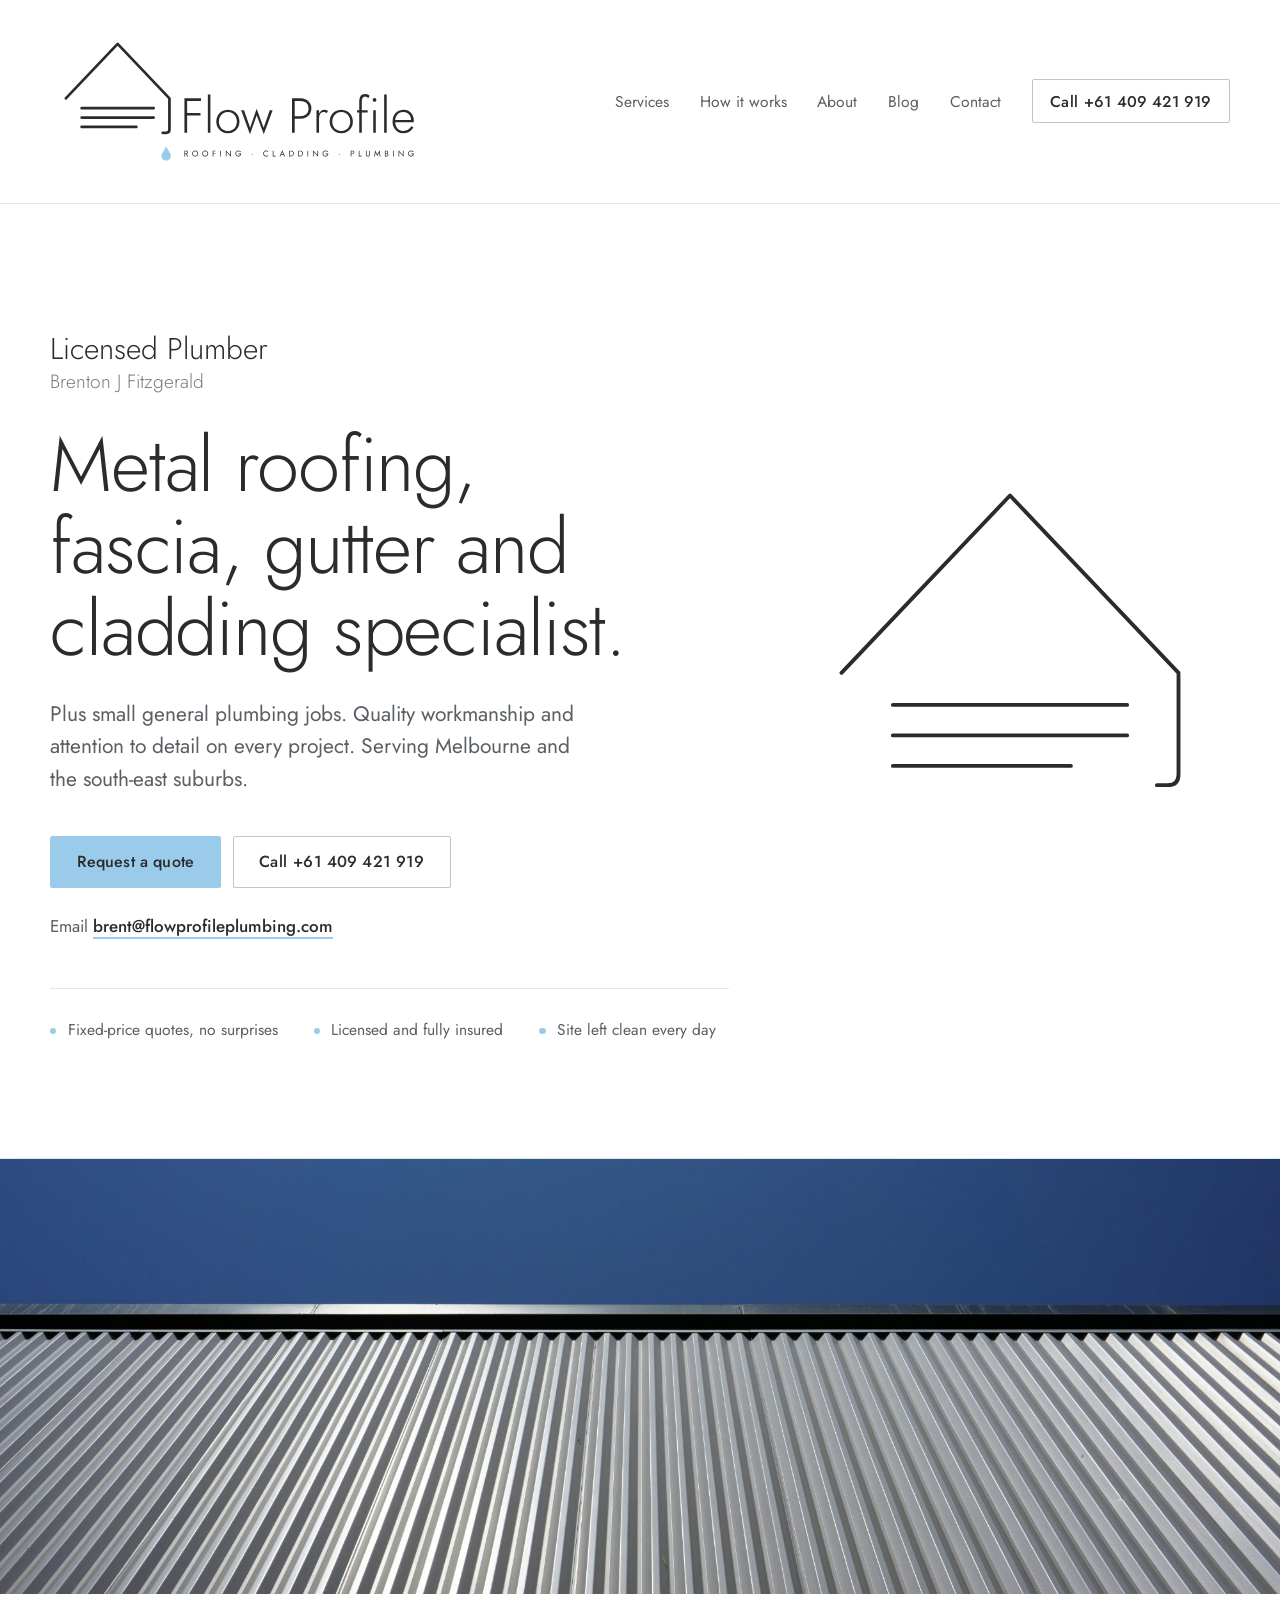
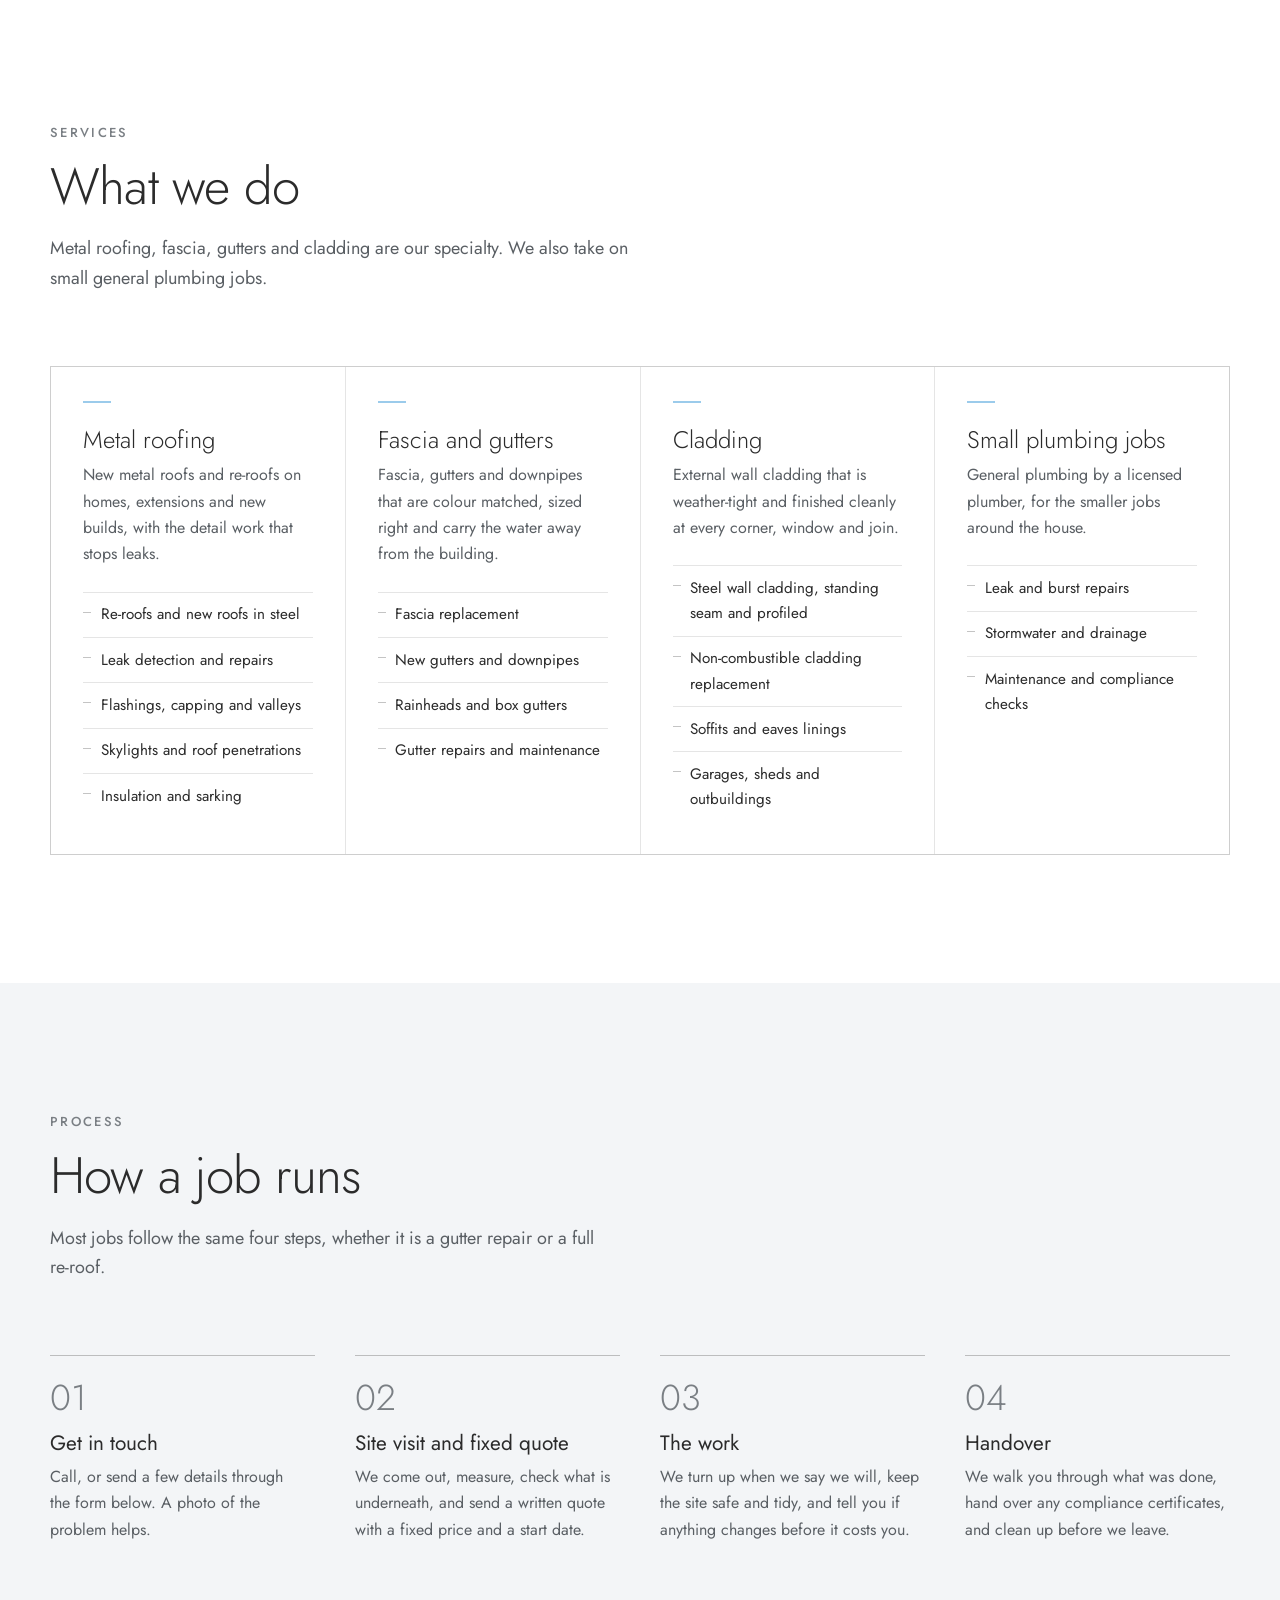
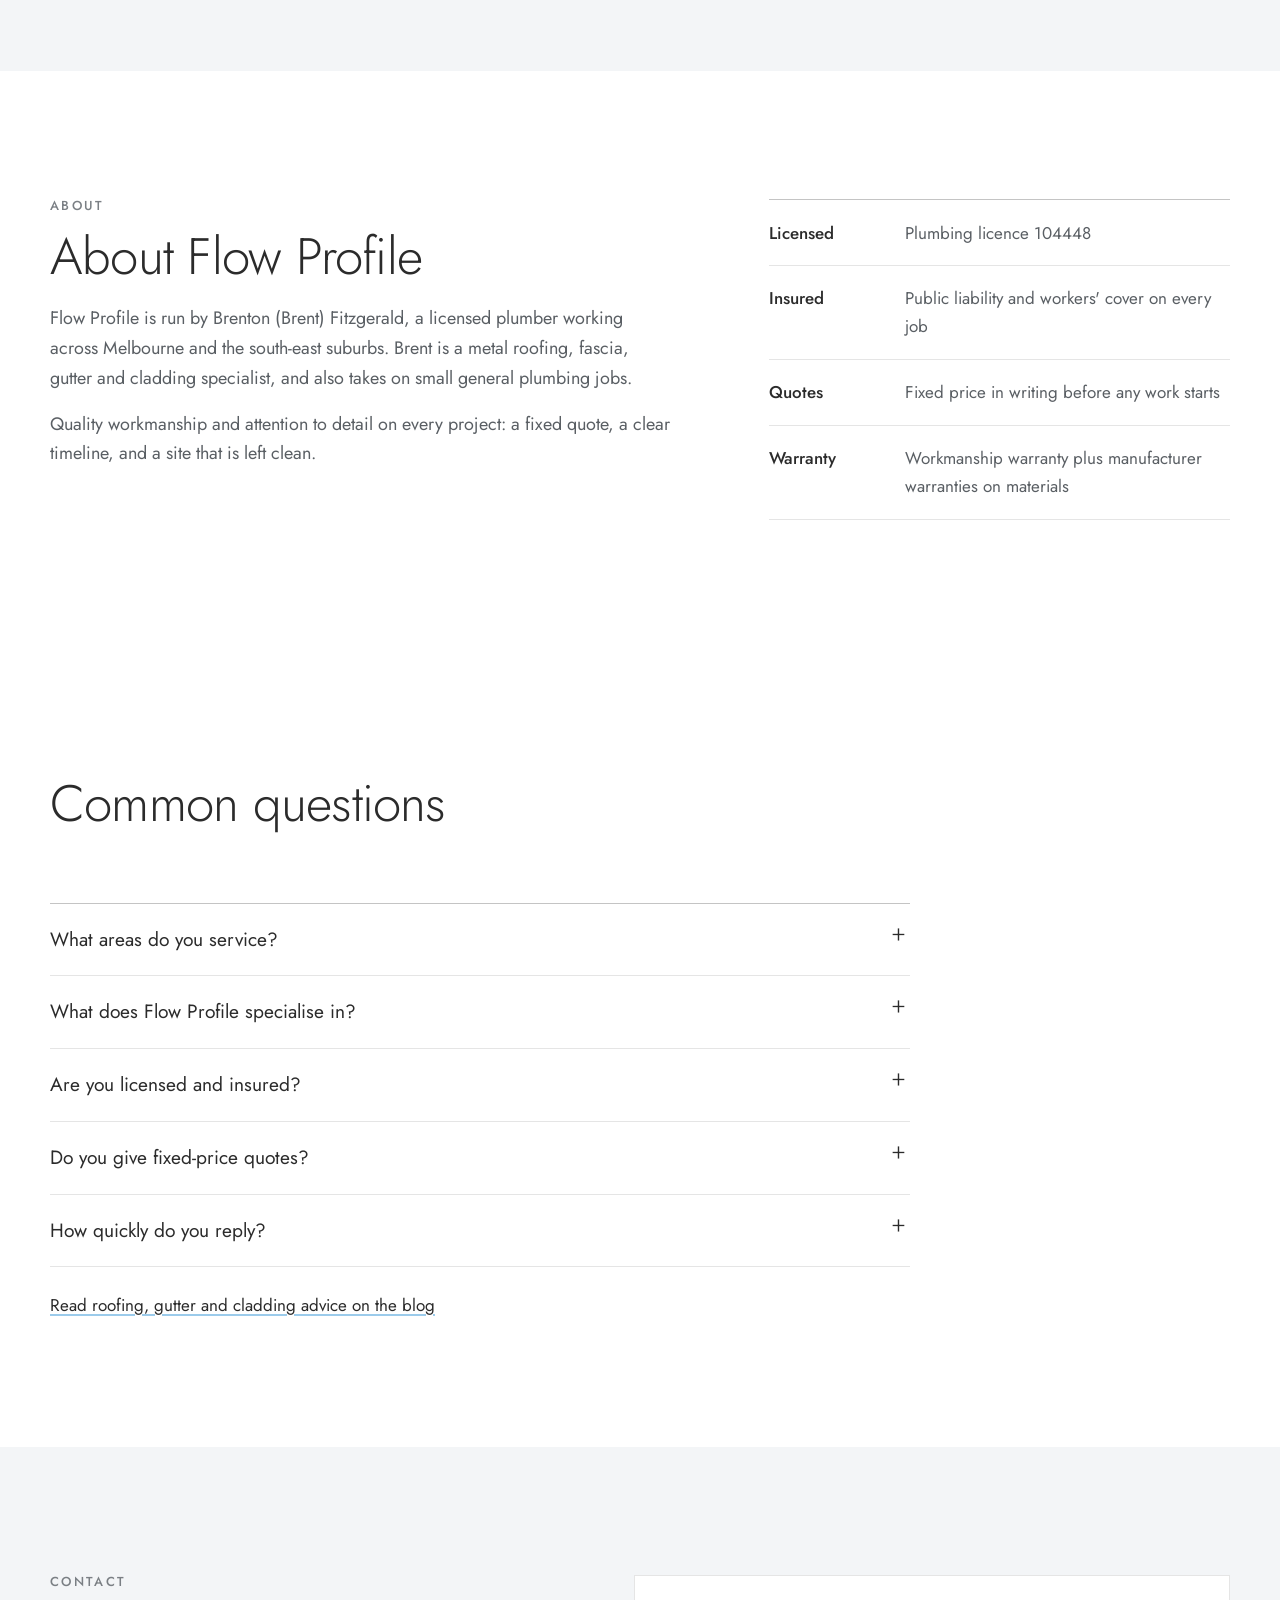
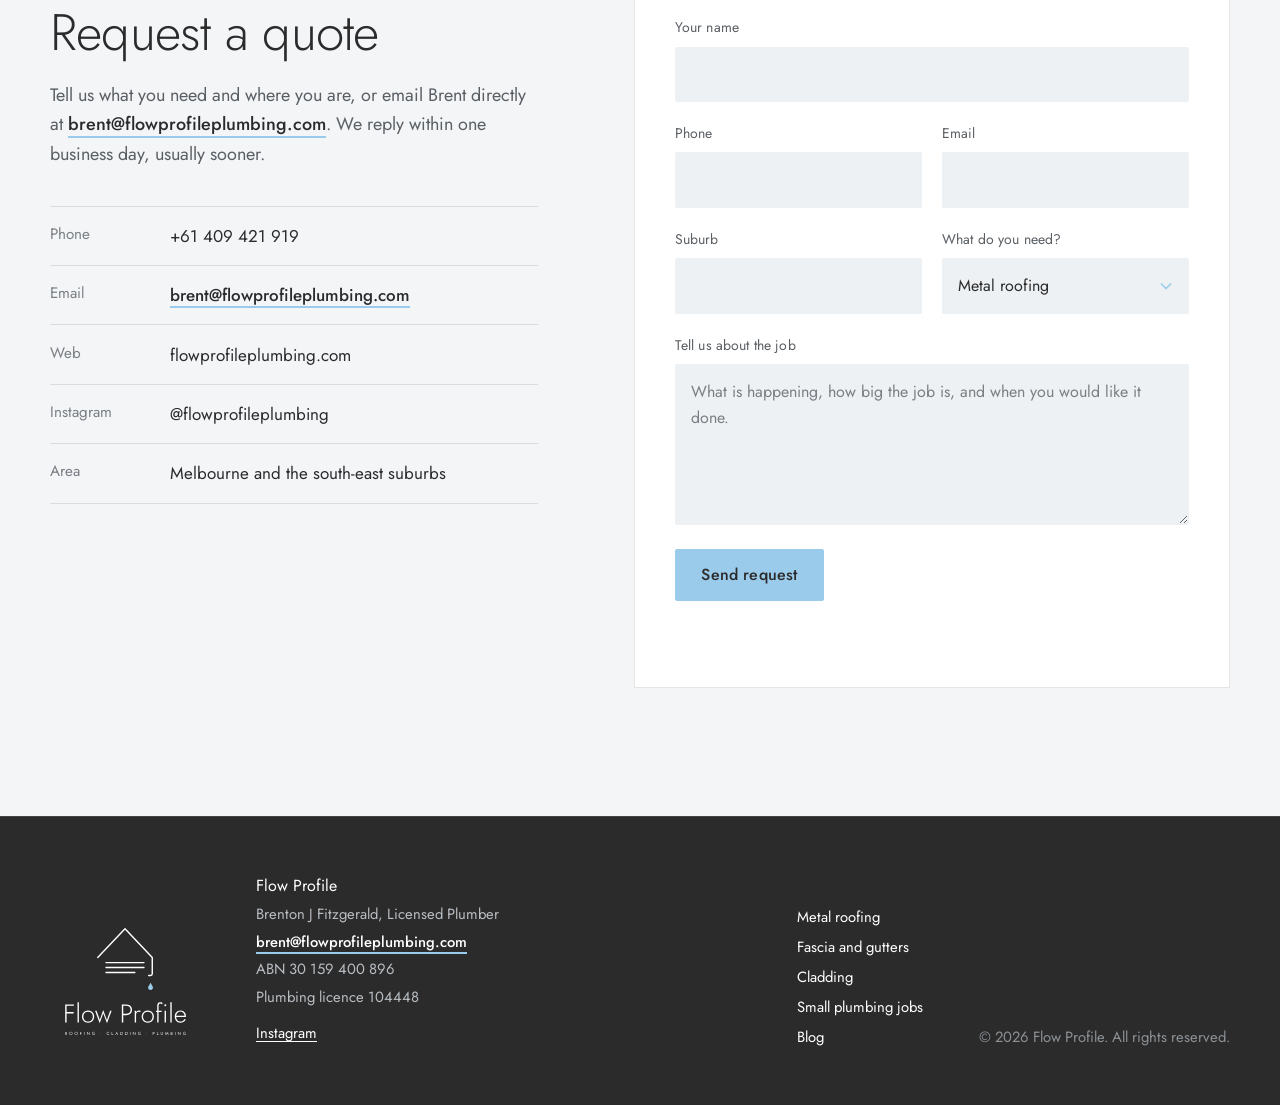
<file: index.html>
<!DOCTYPE html>
<html lang="en-AU">
<head>
  <meta charset="utf-8">
  <meta name="viewport" content="width=device-width, initial-scale=1">

  <!-- Search engines show these two lines. Edit the description to suit. -->
  <title>Metal Roofing, Gutters, Fascia and Cladding Melbourne | Flow Profile</title>
  <meta name="description" content="Flow Profile is a Melbourne metal roofing, fascia, gutter and cladding specialist, plus small general plumbing jobs. Licensed plumber, fixed-price quotes. Call +61 409 421 919.">

  <!-- Social sharing preview. The image is in /images. -->
  <meta property="og:title" content="Flow Profile — Metal Roofing, Fascia, Gutters and Cladding">
  <meta property="og:description" content="Metal roofing, fascia, gutter and cladding specialist, plus small general plumbing jobs. Quality workmanship and attention to detail on every project.">
  <meta property="og:image" content="https://flowprofileplumbing.com/images/cladding.jpg">
  <meta property="og:url" content="https://flowprofileplumbing.com/">
  <meta property="og:site_name" content="Flow Profile">
  <meta property="og:locale" content="en_AU">
  <meta name="twitter:card" content="summary_large_image">
  <link rel="canonical" href="https://flowprofileplumbing.com/">
  <meta name="robots" content="index, follow, max-image-preview:large">
  <meta property="og:type" content="website">

  <!-- Icons from the logo package -->
  <link rel="icon" href="favicon.ico" sizes="any">
  <link rel="icon" href="favicon.svg" type="image/svg+xml">
  <link rel="apple-touch-icon" href="apple-touch-icon.png">
  <meta name="theme-color" content="#FFFFFF">

  <!-- Jost is the brand typeface -->
  <link rel="preconnect" href="https://fonts.googleapis.com">
  <link rel="preconnect" href="https://fonts.gstatic.com" crossorigin>
  <link href="https://fonts.googleapis.com/css2?family=Jost:wght@300;400;500&display=swap" rel="stylesheet">

  <link rel="stylesheet" href="styles.css">
  <script type="application/ld+json">{"@context":"https://schema.org","@type":["Plumber","RoofingContractor"],"@id":"https://flowprofileplumbing.com/#business","name":"Flow Profile","url":"https://flowprofileplumbing.com/","telephone":"+61409421919","email":"brent@flowprofileplumbing.com","image":"https://flowprofileplumbing.com/images/cladding.jpg","logo":"https://flowprofileplumbing.com/images/logo-horizontal.svg","description":"Metal roofing, fascia, gutter and cladding specialist, plus small general plumbing jobs.","areaServed":{"@type":"City","name":"Melbourne"},"founder":{"@type":"Person","name":"Brenton J Fitzgerald","jobTitle":"Licensed Plumber"},"sameAs":["https://www.instagram.com/flowprofileplumbing"],"taxID":"30 159 400 896","hasOfferCatalog":{"@type":"OfferCatalog","name":"Services","itemListElement":[{"@type":"Offer","itemOffered":{"@type":"Service","name":"Metal roofing","url":"https://flowprofileplumbing.com/services/metal-roofing.html"}},{"@type":"Offer","itemOffered":{"@type":"Service","name":"Fascia and gutters","url":"https://flowprofileplumbing.com/services/fascia-and-gutters.html"}},{"@type":"Offer","itemOffered":{"@type":"Service","name":"Cladding","url":"https://flowprofileplumbing.com/services/cladding.html"}},{"@type":"Offer","itemOffered":{"@type":"Service","name":"Small plumbing jobs","url":"https://flowprofileplumbing.com/services/plumbing.html"}}]}}</script>
  <script type="application/ld+json">{"@context":"https://schema.org","@type":"WebSite","name":"Flow Profile","url":"https://flowprofileplumbing.com/","inLanguage":"en-AU"}</script>
  <script type="application/ld+json">{"@context":"https://schema.org","@type":"FAQPage","mainEntity":[{"@type":"Question","name":"What areas do you service?","acceptedAnswer":{"@type":"Answer","text":"Flow Profile works across Melbourne and the south-east suburbs."}},{"@type":"Question","name":"What does Flow Profile specialise in?","acceptedAnswer":{"@type":"Answer","text":"Metal roofing, fascia, gutters and cladding. We also take on small general plumbing jobs."}},{"@type":"Question","name":"Are you licensed and insured?","acceptedAnswer":{"@type":"Answer","text":"Yes. Brent is a licensed plumber (plumbing licence 104448), and every job is covered by public liability insurance."}},{"@type":"Question","name":"Do you give fixed-price quotes?","acceptedAnswer":{"@type":"Answer","text":"Yes. After a site visit you get a written quote with a fixed price and a start date."}},{"@type":"Question","name":"How quickly do you reply?","acceptedAnswer":{"@type":"Answer","text":"We reply within one business day, usually sooner."}}]}</script>
</head>
<body>

<a class="skip" href="#main">Skip to content</a>

<!-- ================= HEADER ================= -->
<header class="site-header">
  <div class="wrap header-row">
    <a class="brand" href="#top" aria-label="Flow Profile home">
      <img src="images/logo-horizontal.svg" alt="Flow Profile — Roofing, Cladding, Plumbing" width="214" height="83">
    </a>

    <nav class="nav" id="nav" aria-label="Main">
      <a href="#services">Services</a>
      <a href="#process">How it works</a>
      <a href="#about">About</a>
      <a href="blog/index.html">Blog</a>
      <a href="#contact">Contact</a>
      <a class="btn btn-outline nav-call" data-tel href="tel:+61409421919">Call <span data-site="phoneDisplay">+61 409 421 919</span></a>
    </nav>

    <button class="menu-toggle" aria-controls="nav" aria-expanded="false" aria-label="Open menu">
      <span></span><span></span><span></span>
    </button>
  </div>
</header>

<main id="main">

<!-- ================= HERO ================= -->
<section class="hero" id="top">
  <div class="wrap hero-grid">
    <div class="hero-copy">
      <p class="hero-id"><span class="hero-role">Licensed Plumber</span><span class="hero-name">Brenton J Fitzgerald</span></p>
      <h1>Metal roofing, fascia, gutter and cladding <span class="hl">specialist.</span></h1>
      <p class="lead">
        Plus small general plumbing jobs. Quality workmanship and attention to detail on every project.
        Serving <span data-site="serviceArea">Melbourne and the south-east suburbs</span>.
      </p>
      <div class="actions">
        <a class="btn btn-primary" href="#contact">Request a quote</a>
        <a class="btn btn-ghost" data-tel href="tel:+61409421919">Call <span data-site="phoneDisplay">+61 409 421 919</span></a>
      </div>
      <p class="hero-email">Email <a class="email-link" data-mail href="mailto:brent@flowprofileplumbing.com"><span data-site="email">brent@flowprofileplumbing.com</span></a></p>
      <ul class="hero-points">
        <li>Fixed-price quotes, no surprises</li>
        <li>Licensed and fully insured</li>
        <li>Site left clean every day</li>
      </ul>
    </div>

    <!-- Animated logo mark: the roof draws itself, the sheets slide on, then a drop falls from the gutter -->
    <div class="hero-mark" aria-hidden="true">
      <svg viewBox="0 0 274.17 297.99" preserveAspectRatio="xMidYMid meet">
        <g transform="translate(264.087 142.587)" fill="none" stroke="currentColor" stroke-width="2.4" stroke-linecap="round" stroke-linejoin="round">
          <path class="hm-roof" pathLength="1" d="M-232 0L-127-110.5-22 0V63.31Q-22 70-28.69 70H-35.69"/>
          <path class="hm-sheet hm-s1" d="M-200 20H-54"/>
          <path class="hm-sheet hm-s2" d="M-200 39H-54"/>
          <path class="hm-sheet hm-s3" d="M-200 58H-89.04"/>
        </g>
        <g transform="translate(264.087 142.587)">
          <path class="hm-drop" d="M-28.69 97.74L-20.51 111.9A9.44 9.44 0 1 1-36.87 111.9Z" fill="#9BCBEB"/>
        </g>
      </svg>
    </div>
  </div>
</section>

<!-- ================= IMAGE BAND ================= -->
<div class="image-band">
  <img src="images/cladding.jpg" alt="Steel wall cladding against a blue sky" width="2000" height="1176" loading="lazy" decoding="async">
</div>

<!-- ================= SERVICES ================= -->
<section class="section" id="services">
  <div class="wrap">
    <div class="section-head" data-reveal>
      <h2>What we do</h2>
      <p>Metal roofing, fascia, gutters and cladding are our specialty. We also take on small general plumbing jobs.</p>
    </div>

    <div class="services">
      <article class="service" data-reveal>
        <h3><a href="services/metal-roofing.html">Metal roofing</a></h3>
        <p>New metal roofs and re-roofs on homes, extensions and new builds, with the detail work that stops leaks.</p>
        <ul>
          <li>Re-roofs and new roofs in steel</li>
          <li>Leak detection and repairs</li>
          <li>Flashings, capping and valleys</li>
          <li>Skylights and roof penetrations</li>
          <li>Insulation and sarking</li>
        </ul>
      </article>

      <article class="service" data-reveal>
        <h3><a href="services/fascia-and-gutters.html">Fascia and gutters</a></h3>
        <p>Fascia, gutters and downpipes that are colour matched, sized right and carry the water away from the building.</p>
        <ul>
          <li>Fascia replacement</li>
          <li>New gutters and downpipes</li>
          <li>Rainheads and box gutters</li>
          <li>Gutter repairs and maintenance</li>
        </ul>
      </article>

      <article class="service" data-reveal>
        <h3><a href="services/cladding.html">Cladding</a></h3>
        <p>External wall cladding that is weather-tight and finished cleanly at every corner, window and join.</p>
        <ul>
          <li>Steel wall cladding, standing seam and profiled</li>
          <li>Non-combustible cladding replacement</li>
          <li>Soffits and eaves linings</li>
          <li>Garages, sheds and outbuildings</li>
        </ul>
      </article>

      <article class="service" data-reveal>
        <h3><a href="services/plumbing.html">Small plumbing jobs</a></h3>
        <p>General plumbing by a licensed plumber, for the smaller jobs around the house.</p>
        <ul>
          <li>Leak and burst repairs</li>
          <li>Stormwater and drainage</li>
          <li>Maintenance and compliance checks</li>
        </ul>
      </article>
    </div>
  </div>
</section>

<!-- ================= PROCESS ================= -->
<section class="section section-alt" id="process">
  <div class="wrap">
    <div class="section-head" data-reveal>
      <h2>How a job runs</h2>
      <p>Most jobs follow the same four steps, whether it is a gutter repair or a full re-roof.</p>
    </div>

    <ol class="steps">
      <li data-reveal>
        <h3>Get in touch</h3>
        <p>Call, or send a few details through the form below. A photo of the problem helps.</p>
      </li>
      <li data-reveal>
        <h3>Site visit and fixed quote</h3>
        <p>We come out, measure, check what is underneath, and send a written quote with a fixed price and a start date.</p>
      </li>
      <li data-reveal>
        <h3>The work</h3>
        <p>We turn up when we say we will, keep the site safe and tidy, and tell you if anything changes before it costs you.</p>
      </li>
      <li data-reveal>
        <h3>Handover</h3>
        <p>We walk you through what was done, hand over any compliance certificates, and clean up before we leave.</p>
      </li>
    </ol>
  </div>
</section>

<!-- ================= ABOUT ================= -->
<section class="section" id="about">
  <div class="wrap about-grid">
    <div data-reveal>
      <h2>About Flow Profile</h2>
      <!-- Edit this paragraph to tell your own story: who runs the business, how long, what you care about. -->
      <p>Flow Profile is run by Brenton (Brent) Fitzgerald, a licensed plumber working across <span data-site="serviceArea">Melbourne and the south-east suburbs</span>. Brent is a metal roofing, fascia, gutter and cladding specialist, and also takes on small general plumbing jobs.</p>
      <p>Quality workmanship and attention to detail on every project: a fixed quote, a clear timeline, and a site that is left clean.</p>
    </div>
    <dl class="facts" data-reveal>
      <div><dt>Licensed</dt><dd><span data-site="licence">Licensed plumber</span></dd></div>
      <div><dt>Insured</dt><dd>Public liability and workers' cover on every job</dd></div>
      <div><dt>Quotes</dt><dd>Fixed price in writing before any work starts</dd></div>
      <div><dt>Warranty</dt><dd>Workmanship warranty plus manufacturer warranties on materials</dd></div>
    </dl>
  </div>
</section>

<!-- ================= FAQ ================= -->
<section class="section" id="faq">
  <div class="wrap">
    <div class="section-head" data-reveal>
      <h2>Common questions</h2>
    </div>
    <div class="faq" data-reveal>
      <details><summary>What areas do you service?</summary><p>Flow Profile works across Melbourne and the south-east suburbs.</p></details>
      <details><summary>What does Flow Profile specialise in?</summary><p>Metal roofing, fascia, gutters and cladding. We also take on small general plumbing jobs.</p></details>
      <details><summary>Are you licensed and insured?</summary><p>Yes. Brent is a licensed plumber (plumbing licence 104448), and every job is covered by public liability insurance.</p></details>
      <details><summary>Do you give fixed-price quotes?</summary><p>Yes. After a site visit you get a written quote with a fixed price and a start date.</p></details>
      <details><summary>How quickly do you reply?</summary><p>We reply within one business day, usually sooner.</p></details>
    </div>
    <p class="faq-more"><a href="blog/index.html">Read roofing, gutter and cladding advice on the blog</a></p>
  </div>
</section>

<!-- ================= CONTACT ================= -->
<section class="section section-alt" id="contact">
  <div class="wrap contact-grid">
    <div class="contact-intro" data-reveal>
      <h2>Request a quote</h2>
      <p>Tell us what you need and where you are, or email Brent directly at <a class="email-link" data-mail href="mailto:brent@flowprofileplumbing.com"><span data-site="email">brent@flowprofileplumbing.com</span></a>. We reply within one business day, usually sooner.</p>

      <dl class="contact-details">
        <div><dt>Phone</dt><dd><a data-tel href="tel:+61409421919"><span data-site="phoneDisplay">+61 409 421 919</span></a></dd></div>
        <div><dt>Email</dt><dd><a class="email-link" data-mail href="mailto:brent@flowprofileplumbing.com"><span data-site="email">brent@flowprofileplumbing.com</span></a></dd></div>
        <div><dt>Web</dt><dd><span data-site="websiteDisplay">flowprofileplumbing.com</span></dd></div>
        <div><dt>Instagram</dt><dd><a data-social="instagram" href="https://www.instagram.com/flowprofileplumbing" rel="noopener"><span data-site="instagramHandle">@flowprofileplumbing</span></a></dd></div>
        <div><dt>Area</dt><dd><span data-site="serviceArea">Melbourne and the south-east suburbs</span></dd></div>
      </dl>
    </div>

    <form class="quote-form" id="quote-form" novalidate data-reveal>
      <div class="field">
        <label for="f-name">Your name</label>
        <input id="f-name" name="name" type="text" autocomplete="name" required>
      </div>
      <div class="field-row">
        <div class="field">
          <label for="f-phone">Phone</label>
          <input id="f-phone" name="phone" type="tel" autocomplete="tel" required>
        </div>
        <div class="field">
          <label for="f-email">Email</label>
          <input id="f-email" name="email" type="email" autocomplete="email">
        </div>
      </div>
      <div class="field-row">
        <div class="field">
          <label for="f-suburb">Suburb</label>
          <input id="f-suburb" name="suburb" type="text" autocomplete="address-level2">
        </div>
        <div class="field">
          <label for="f-service">What do you need?</label>
          <select id="f-service" name="service">
            <option>Metal roofing</option>
            <option>Fascia and gutters</option>
            <option>Cladding</option>
            <option>Small plumbing job</option>
            <option>More than one of these</option>
            <option>Not sure yet</option>
          </select>
        </div>
      </div>
      <div class="field">
        <label for="f-message">Tell us about the job</label>
        <textarea id="f-message" name="message" rows="5" placeholder="What is happening, how big the job is, and when you would like it done."></textarea>
      </div>
      <!-- honeypot for spam bots -->
      <input type="text" name="_gotcha" class="hp" tabindex="-1" autocomplete="off">

      <button class="btn btn-primary" type="submit">Send request</button>
      <p class="form-status" role="status" aria-live="polite"></p>
    </form>
  </div>
</section>

</main>

<!-- ================= FOOTER ================= -->
<footer class="site-footer">
  <div class="wrap footer-grid">
    <img src="images/logo-stacked-white.svg" alt="Flow Profile" class="footer-logo" width="140" height="125">
    <div class="footer-meta">
      <p>Flow Profile</p>
      <p>Brenton J Fitzgerald, Licensed Plumber</p>
      <p><a class="email-link" data-mail href="mailto:brent@flowprofileplumbing.com"><span data-site="email">brent@flowprofileplumbing.com</span></a></p>
      <p><span data-site="abn" data-prefix="ABN ">ABN 30 159 400 896</span></p>
      <p><span data-site="licence"></span></p>
      <p class="footer-social">
        <a data-social="instagram" href="#" hidden>Instagram</a>
        <a data-social="facebook" href="#" hidden>Facebook</a>
      </p>
    </div>
    <nav class="footer-links" aria-label="Footer">
      <a href="services/metal-roofing.html">Metal roofing</a>
      <a href="services/fascia-and-gutters.html">Fascia and gutters</a>
      <a href="services/cladding.html">Cladding</a>
      <a href="services/plumbing.html">Small plumbing jobs</a>
      <a href="blog/index.html">Blog</a>
    </nav>
    <p class="footer-copy">&copy; <span id="year"></span> Flow Profile. All rights reserved.</p>
  </div>
</footer>

<!-- Quote pop-up in the corner. Links to the quote form. -->
<a class="quote-pop" href="#contact" aria-label="Need a quote? Go to the quote form">
  <span class="quote-pop-text">Need a quote?</span>
  <span class="quote-pop-btn">Yes</span>
</a>

<script src="config.js"></script>
<script src="script.js"></script>
</body>
</html>
</file>
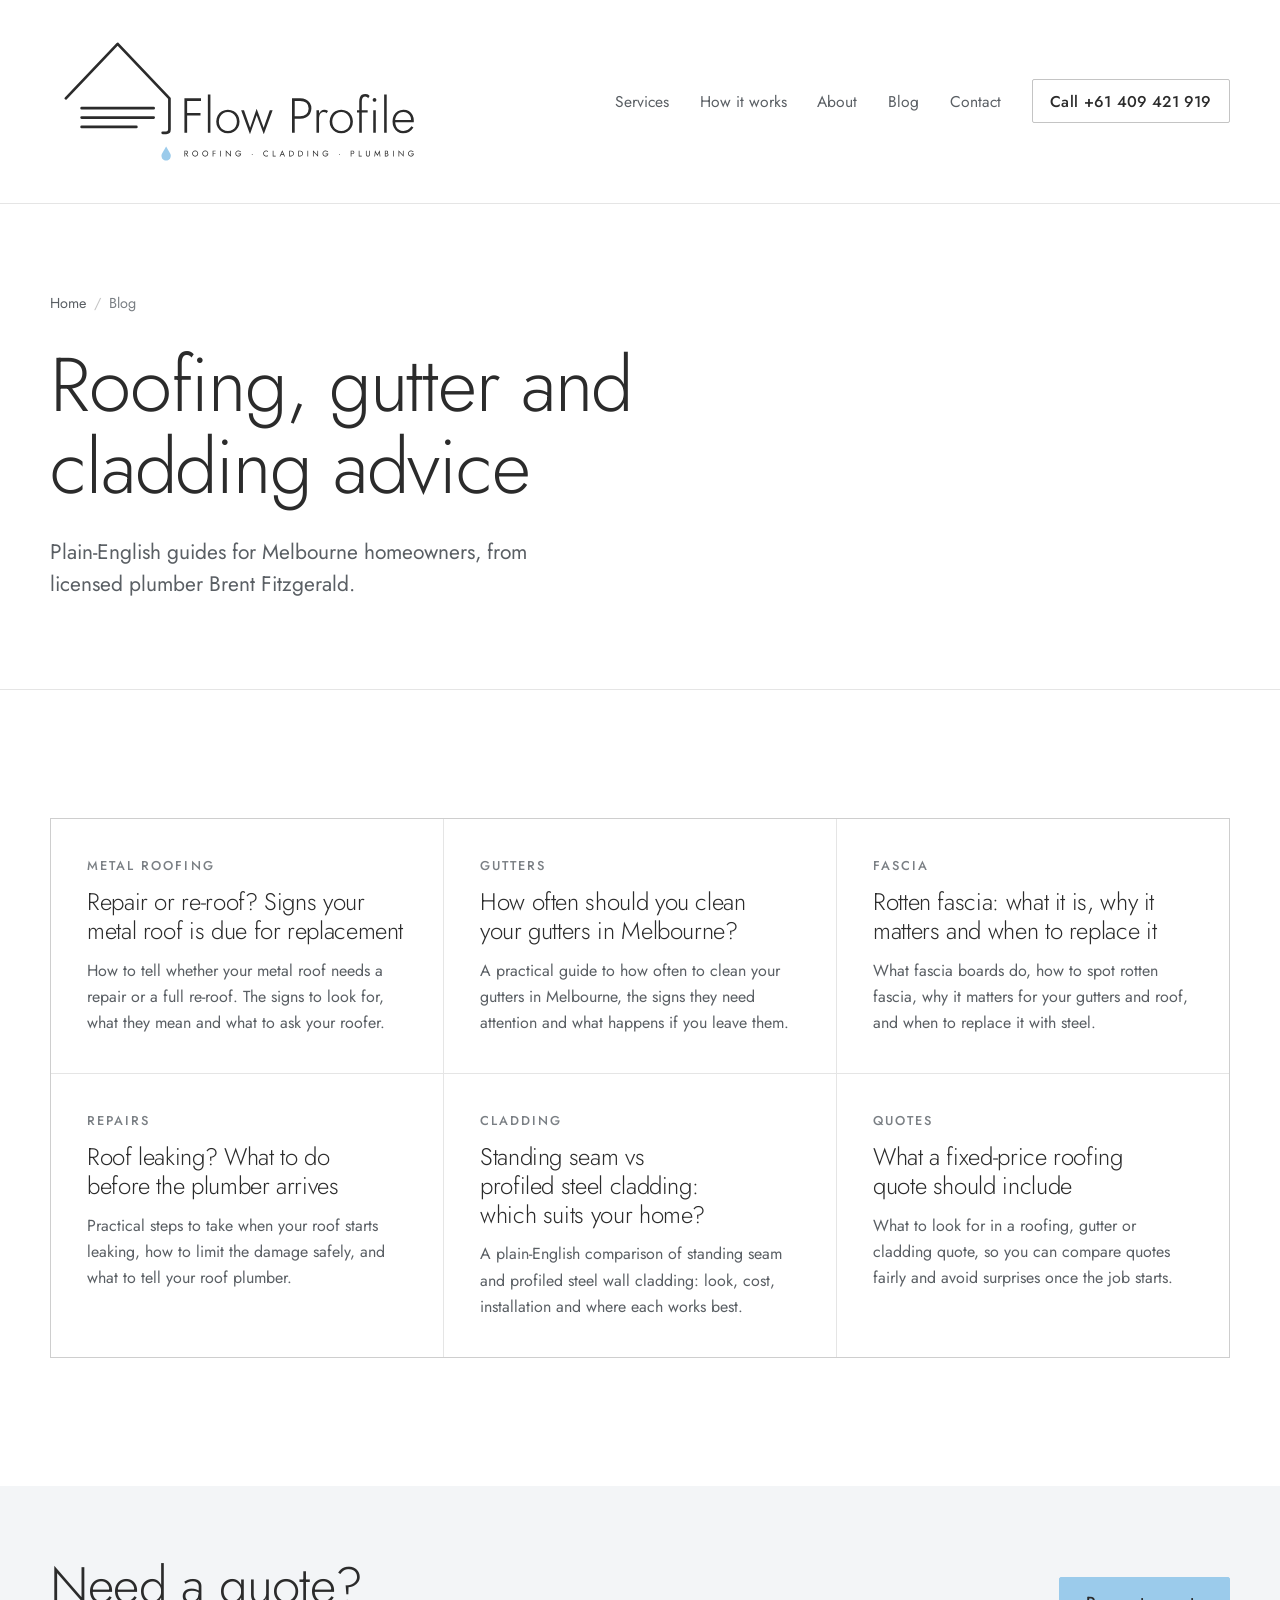
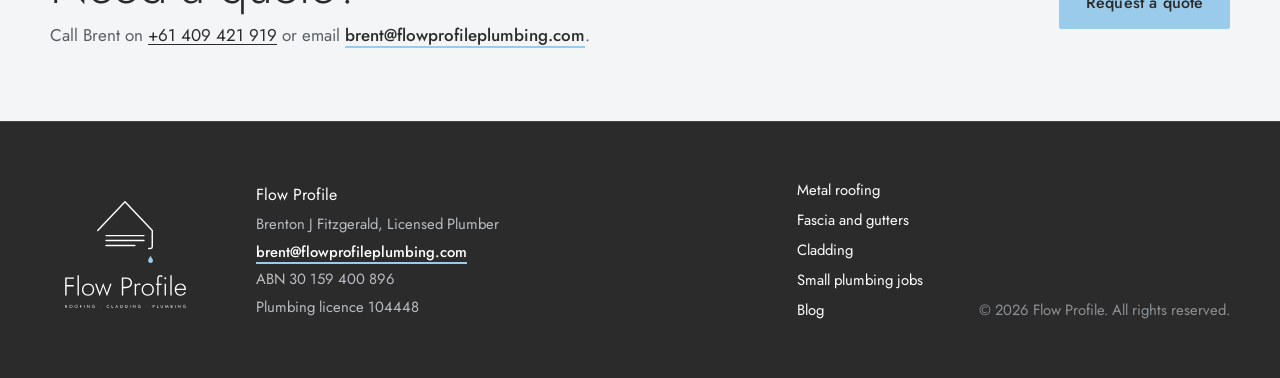
<file: blog/index.html>
<!DOCTYPE html>
<html lang="en-AU">
<head>
  <meta charset="utf-8">
  <meta name="viewport" content="width=device-width, initial-scale=1">
  <title>Roofing, Gutter and Cladding Advice | Flow Profile Blog</title>
  <meta name="description" content="Practical advice on metal roofing, gutters, fascia and cladding for Melbourne homeowners, from licensed plumber Brent Fitzgerald.">
  <link rel="canonical" href="https://flowprofileplumbing.com/blog/">
  <meta name="robots" content="index, follow, max-image-preview:large">
  <meta property="og:site_name" content="Flow Profile">
  <meta property="og:locale" content="en_AU">
  <meta property="og:title" content="Roofing, Gutter and Cladding Advice | Flow Profile Blog">
  <meta property="og:description" content="Practical advice on metal roofing, gutters, fascia and cladding for Melbourne homeowners, from licensed plumber Brent Fitzgerald.">
  <meta property="og:url" content="https://flowprofileplumbing.com/blog/">
  <meta property="og:type" content="website">
  <meta property="og:image" content="https://flowprofileplumbing.com/images/cladding.jpg">
  <meta name="twitter:card" content="summary_large_image">
  <link rel="icon" href="../favicon.ico" sizes="any">
  <link rel="icon" href="../favicon.svg" type="image/svg+xml">
  <link rel="manifest" href="../site.webmanifest">
  <meta name="theme-color" content="#FFFFFF">
  <link rel="preconnect" href="https://fonts.googleapis.com">
  <link rel="preconnect" href="https://fonts.gstatic.com" crossorigin>
  <link href="https://fonts.googleapis.com/css2?family=Jost:wght@300;400;500&display=swap" rel="stylesheet">
  <link rel="stylesheet" href="../styles.css">
  <script type="application/ld+json">{"@context":"https://schema.org","@type":["Plumber","RoofingContractor"],"@id":"https://flowprofileplumbing.com/#business","name":"Flow Profile","url":"https://flowprofileplumbing.com/","telephone":"+61409421919","email":"brent@flowprofileplumbing.com","image":"https://flowprofileplumbing.com/images/cladding.jpg","logo":"https://flowprofileplumbing.com/images/logo-horizontal.svg","description":"Metal roofing, fascia, gutter and cladding specialist, plus small general plumbing jobs.","areaServed":{"@type":"City","name":"Melbourne"},"founder":{"@type":"Person","name":"Brenton J Fitzgerald","jobTitle":"Licensed Plumber"},"sameAs":["https://www.instagram.com/flowprofileplumbing"],"taxID":"30 159 400 896","hasOfferCatalog":{"@type":"OfferCatalog","name":"Services","itemListElement":[{"@type":"Offer","itemOffered":{"@type":"Service","name":"Metal roofing","url":"https://flowprofileplumbing.com/services/metal-roofing.html"}},{"@type":"Offer","itemOffered":{"@type":"Service","name":"Fascia and gutters","url":"https://flowprofileplumbing.com/services/fascia-and-gutters.html"}},{"@type":"Offer","itemOffered":{"@type":"Service","name":"Cladding","url":"https://flowprofileplumbing.com/services/cladding.html"}},{"@type":"Offer","itemOffered":{"@type":"Service","name":"Small plumbing jobs","url":"https://flowprofileplumbing.com/services/plumbing.html"}}]}}</script>
  <script type="application/ld+json">{"@context":"https://schema.org","@type":"Blog","name":"Flow Profile blog","url":"https://flowprofileplumbing.com/blog/","publisher":{"@id":"https://flowprofileplumbing.com/#business"},"blogPost":[{"@type":"BlogPosting","headline":"Repair or re-roof? Signs your metal roof is due for replacement","url":"https://flowprofileplumbing.com/blog/repair-or-re-roof.html","datePublished":"2026-10-15"},{"@type":"BlogPosting","headline":"How often should you clean your gutters in Melbourne?","url":"https://flowprofileplumbing.com/blog/how-often-to-clean-gutters.html","datePublished":"2026-10-15"},{"@type":"BlogPosting","headline":"Rotten fascia: what it is, why it matters and when to replace it","url":"https://flowprofileplumbing.com/blog/rotten-fascia.html","datePublished":"2026-10-15"},{"@type":"BlogPosting","headline":"Roof leaking? What to do before the plumber arrives","url":"https://flowprofileplumbing.com/blog/roof-leak-what-to-do.html","datePublished":"2026-10-15"},{"@type":"BlogPosting","headline":"Standing seam vs profiled steel cladding: which suits your home?","url":"https://flowprofileplumbing.com/blog/standing-seam-vs-profiled-cladding.html","datePublished":"2026-10-15"},{"@type":"BlogPosting","headline":"What a fixed-price roofing quote should include","url":"https://flowprofileplumbing.com/blog/what-a-roofing-quote-should-include.html","datePublished":"2026-10-15"}]}</script>
  <script type="application/ld+json">{"@context":"https://schema.org","@type":"BreadcrumbList","itemListElement":[{"@type":"ListItem","position":1,"name":"Home","item":"https://flowprofileplumbing.com/"},{"@type":"ListItem","position":2,"name":"Blog","item":"https://flowprofileplumbing.com/blog/"}]}</script>
</head>
<body>
<a class="skip" href="#main">Skip to content</a>
<header class="site-header">
  <div class="wrap header-row">
    <a class="brand" href="../index.html" aria-label="Flow Profile home">
      <img src="../images/logo-horizontal.svg" alt="Flow Profile: Roofing, Cladding, Plumbing" width="214" height="83">
    </a>
    <nav class="nav" id="nav" aria-label="Main">
      <a href="../index.html#services">Services</a>
      <a href="../index.html#process">How it works</a>
      <a href="../index.html#about">About</a>
      <a href="../blog/index.html">Blog</a>
      <a href="../index.html#contact">Contact</a>
      <a class="btn btn-outline nav-call" data-tel href="tel:+61409421919">Call <span data-site="phoneDisplay">+61 409 421 919</span></a>
    </nav>
    <button class="menu-toggle" aria-controls="nav" aria-expanded="false" aria-label="Open menu"><span></span><span></span><span></span></button>
  </div>
</header>
<main id="main">
<section class="page-hero">
  <div class="wrap">
    <nav aria-label="Breadcrumb"><ol class="crumbs"><li><a href="../index.html">Home</a></li><li aria-current="page">Blog</li></ol></nav>
    <h1>Roofing, gutter and cladding advice</h1>
    <p class="lead">Plain-English guides for Melbourne homeowners, from licensed plumber Brent Fitzgerald.</p>
  </div>
</section>
<section class="section">
  <div class="wrap">
    <ul class="post-list">
      <li><a href="repair-or-re-roof.html"><span class="tag">Metal roofing</span><h2>Repair or re-roof? Signs your metal roof is due for replacement</h2><p>How to tell whether your metal roof needs a repair or a full re-roof. The signs to look for, what they mean and what to ask your roofer.</p></a></li>
      <li><a href="how-often-to-clean-gutters.html"><span class="tag">Gutters</span><h2>How often should you clean your gutters in Melbourne?</h2><p>A practical guide to how often to clean your gutters in Melbourne, the signs they need attention and what happens if you leave them.</p></a></li>
      <li><a href="rotten-fascia.html"><span class="tag">Fascia</span><h2>Rotten fascia: what it is, why it matters and when to replace it</h2><p>What fascia boards do, how to spot rotten fascia, why it matters for your gutters and roof, and when to replace it with steel.</p></a></li>
      <li><a href="roof-leak-what-to-do.html"><span class="tag">Repairs</span><h2>Roof leaking? What to do before the plumber arrives</h2><p>Practical steps to take when your roof starts leaking, how to limit the damage safely, and what to tell your roof plumber.</p></a></li>
      <li><a href="standing-seam-vs-profiled-cladding.html"><span class="tag">Cladding</span><h2>Standing seam vs profiled steel cladding: which suits your home?</h2><p>A plain-English comparison of standing seam and profiled steel wall cladding: look, cost, installation and where each works best.</p></a></li>
      <li><a href="what-a-roofing-quote-should-include.html"><span class="tag">Quotes</span><h2>What a fixed-price roofing quote should include</h2><p>What to look for in a roofing, gutter or cladding quote, so you can compare quotes fairly and avoid surprises once the job starts.</p></a></li>
    </ul>
  </div>
</section>
<section class="cta-band">
  <div class="wrap">
    <div>
      <h2>Need a quote?</h2>
      <p>Call Brent on <a data-tel href="tel:+61409421919">+61 409 421 919</a> or email <a class="email-link" data-mail href="mailto:brent@flowprofileplumbing.com">brent@flowprofileplumbing.com</a>.</p>
    </div>
    <a class="btn btn-primary" href="../index.html#contact">Request a quote</a>
  </div>
</section>
</main>
<footer class="site-footer">
  <div class="wrap footer-grid">
    <img src="../images/logo-stacked-white.svg" alt="Flow Profile" class="footer-logo" width="140" height="125" loading="lazy">
    <div class="footer-meta">
      <p>Flow Profile</p>
      <p>Brenton J Fitzgerald, Licensed Plumber</p>
      <p><a class="email-link" data-mail href="mailto:brent@flowprofileplumbing.com">brent@flowprofileplumbing.com</a></p>
      <p>ABN 30 159 400 896</p>
      <p>Plumbing licence 104448</p>
    </div>
    <nav class="footer-links" aria-label="Footer">
      <a href="../services/metal-roofing.html">Metal roofing</a>
      <a href="../services/fascia-and-gutters.html">Fascia and gutters</a>
      <a href="../services/cladding.html">Cladding</a>
      <a href="../services/plumbing.html">Small plumbing jobs</a>
      <a href="../blog/index.html">Blog</a>
    </nav>
    <p class="footer-copy">&copy; <span id="year">2026</span> Flow Profile. All rights reserved.</p>
  </div>
</footer>
<a class="quote-pop" href="../index.html#contact" aria-label="Need a quote? Go to the quote form">
  <span class="quote-pop-text">Need a quote?</span>
  <span class="quote-pop-btn">Yes</span>
</a>
<script src="../config.js"></script>
<script src="../script.js"></script>
</body>
</html>
</file>
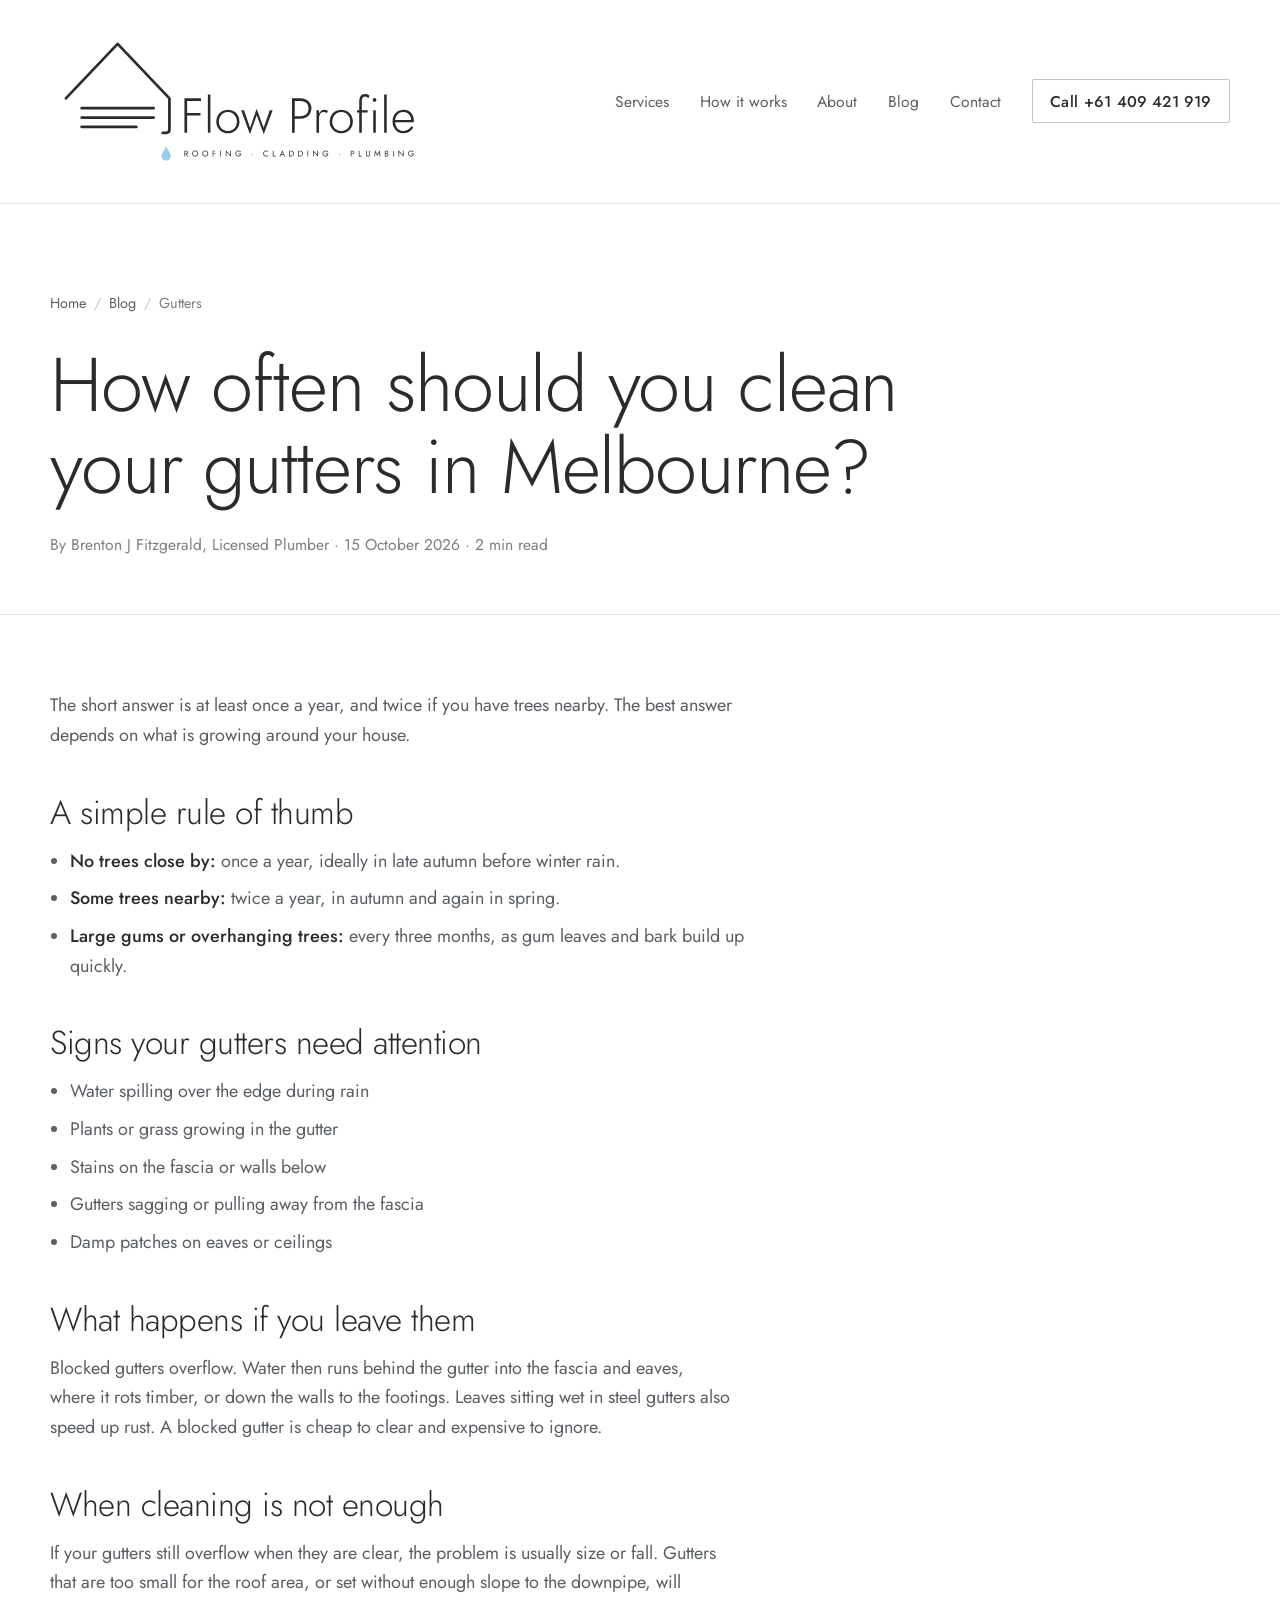
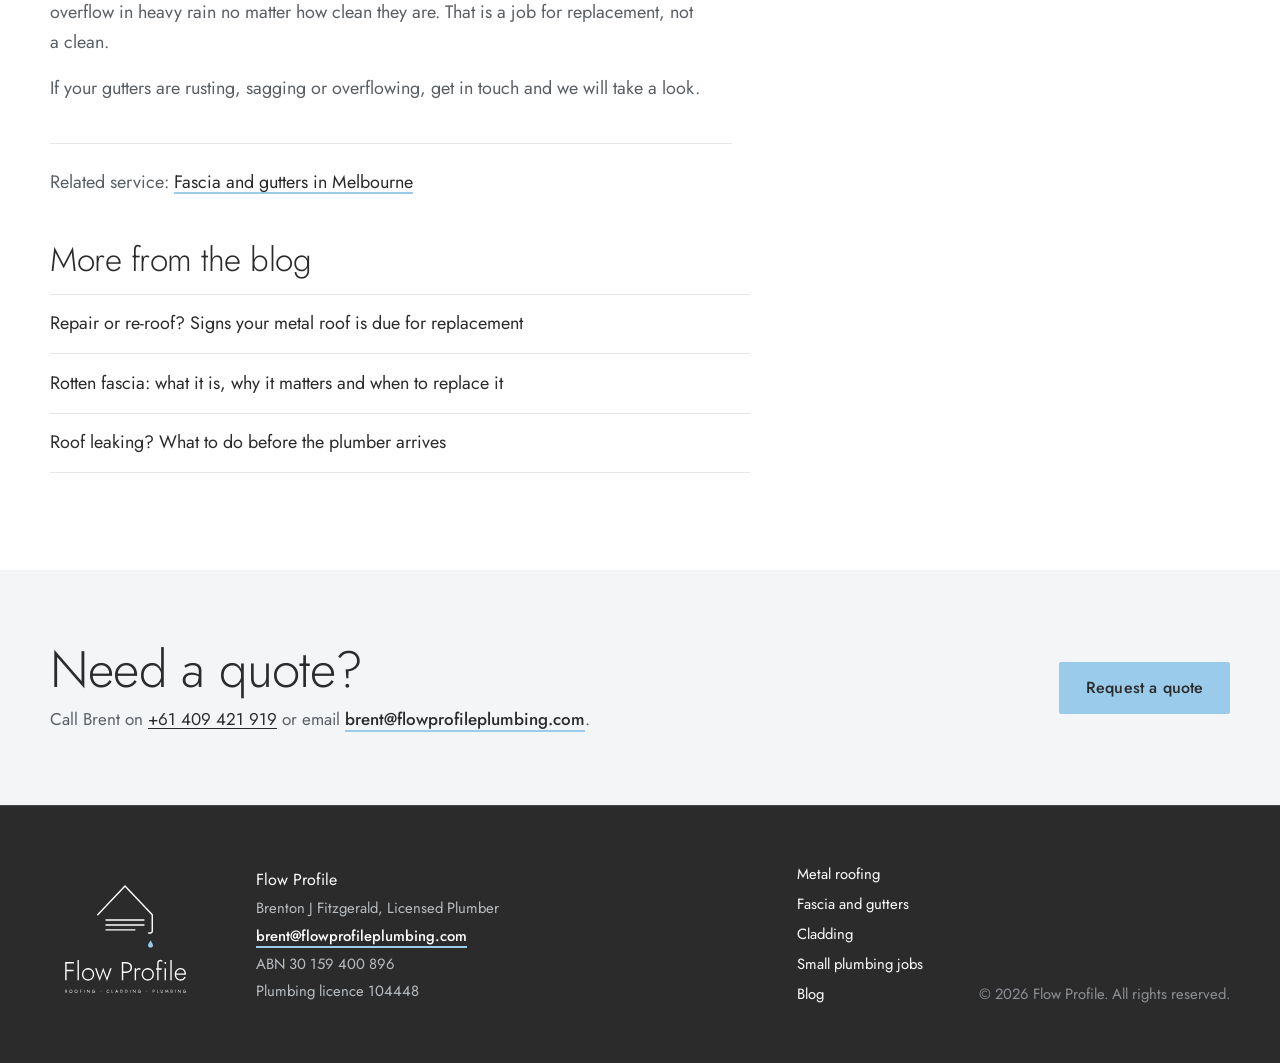
<file: blog/how-often-to-clean-gutters.html>
<!DOCTYPE html>
<html lang="en-AU">
<head>
  <meta charset="utf-8">
  <meta name="viewport" content="width=device-width, initial-scale=1">
  <title>How often should you clean your gutters in Melbourne? | Flow Profile</title>
  <meta name="description" content="A practical guide to how often to clean your gutters in Melbourne, the signs they need attention and what happens if you leave them.">
  <link rel="canonical" href="https://flowprofileplumbing.com/blog/how-often-to-clean-gutters.html">
  <meta name="robots" content="index, follow, max-image-preview:large">
  <meta property="og:site_name" content="Flow Profile">
  <meta property="og:locale" content="en_AU">
  <meta property="og:title" content="How often should you clean your gutters in Melbourne? | Flow Profile">
  <meta property="og:description" content="A practical guide to how often to clean your gutters in Melbourne, the signs they need attention and what happens if you leave them.">
  <meta property="og:url" content="https://flowprofileplumbing.com/blog/how-often-to-clean-gutters.html">
  <meta property="og:type" content="article">
  <meta property="og:image" content="https://flowprofileplumbing.com/images/cladding.jpg">
  <meta name="twitter:card" content="summary_large_image">
  <link rel="icon" href="../favicon.ico" sizes="any">
  <link rel="icon" href="../favicon.svg" type="image/svg+xml">
  <link rel="manifest" href="../site.webmanifest">
  <meta name="theme-color" content="#FFFFFF">
  <link rel="preconnect" href="https://fonts.googleapis.com">
  <link rel="preconnect" href="https://fonts.gstatic.com" crossorigin>
  <link href="https://fonts.googleapis.com/css2?family=Jost:wght@300;400;500&display=swap" rel="stylesheet">
  <link rel="stylesheet" href="../styles.css">
  <script type="application/ld+json">{"@context":"https://schema.org","@type":["Plumber","RoofingContractor"],"@id":"https://flowprofileplumbing.com/#business","name":"Flow Profile","url":"https://flowprofileplumbing.com/","telephone":"+61409421919","email":"brent@flowprofileplumbing.com","image":"https://flowprofileplumbing.com/images/cladding.jpg","logo":"https://flowprofileplumbing.com/images/logo-horizontal.svg","description":"Metal roofing, fascia, gutter and cladding specialist, plus small general plumbing jobs.","areaServed":{"@type":"City","name":"Melbourne"},"founder":{"@type":"Person","name":"Brenton J Fitzgerald","jobTitle":"Licensed Plumber"},"sameAs":["https://www.instagram.com/flowprofileplumbing"],"taxID":"30 159 400 896","hasOfferCatalog":{"@type":"OfferCatalog","name":"Services","itemListElement":[{"@type":"Offer","itemOffered":{"@type":"Service","name":"Metal roofing","url":"https://flowprofileplumbing.com/services/metal-roofing.html"}},{"@type":"Offer","itemOffered":{"@type":"Service","name":"Fascia and gutters","url":"https://flowprofileplumbing.com/services/fascia-and-gutters.html"}},{"@type":"Offer","itemOffered":{"@type":"Service","name":"Cladding","url":"https://flowprofileplumbing.com/services/cladding.html"}},{"@type":"Offer","itemOffered":{"@type":"Service","name":"Small plumbing jobs","url":"https://flowprofileplumbing.com/services/plumbing.html"}}]}}</script>
  <script type="application/ld+json">{"@context":"https://schema.org","@type":"BlogPosting","headline":"How often should you clean your gutters in Melbourne?","description":"A practical guide to how often to clean your gutters in Melbourne, the signs they need attention and what happens if you leave them.","datePublished":"2026-10-15","dateModified":"2026-10-15","author":{"@type":"Person","name":"Brenton J Fitzgerald","jobTitle":"Licensed Plumber"},"publisher":{"@id":"https://flowprofileplumbing.com/#business"},"mainEntityOfPage":"https://flowprofileplumbing.com/blog/how-often-to-clean-gutters.html","image":"https://flowprofileplumbing.com/images/cladding.jpg","wordCount":241,"inLanguage":"en-AU"}</script>
  <script type="application/ld+json">{"@context":"https://schema.org","@type":"BreadcrumbList","itemListElement":[{"@type":"ListItem","position":1,"name":"Home","item":"https://flowprofileplumbing.com/"},{"@type":"ListItem","position":2,"name":"Blog","item":"https://flowprofileplumbing.com/blog/"},{"@type":"ListItem","position":3,"name":"How often should you clean your gutters in Melbourne?","item":"https://flowprofileplumbing.com/blog/how-often-to-clean-gutters.html"}]}</script>
  <meta property="article:published_time" content="2026-10-15">
</head>
<body>
<a class="skip" href="#main">Skip to content</a>
<header class="site-header">
  <div class="wrap header-row">
    <a class="brand" href="../index.html" aria-label="Flow Profile home">
      <img src="../images/logo-horizontal.svg" alt="Flow Profile: Roofing, Cladding, Plumbing" width="214" height="83">
    </a>
    <nav class="nav" id="nav" aria-label="Main">
      <a href="../index.html#services">Services</a>
      <a href="../index.html#process">How it works</a>
      <a href="../index.html#about">About</a>
      <a href="../blog/index.html">Blog</a>
      <a href="../index.html#contact">Contact</a>
      <a class="btn btn-outline nav-call" data-tel href="tel:+61409421919">Call <span data-site="phoneDisplay">+61 409 421 919</span></a>
    </nav>
    <button class="menu-toggle" aria-controls="nav" aria-expanded="false" aria-label="Open menu"><span></span><span></span><span></span></button>
  </div>
</header>
<main id="main">
<article>
<header class="page-hero">
  <div class="wrap">
    <nav aria-label="Breadcrumb"><ol class="crumbs"><li><a href="../index.html">Home</a></li><li><a href="../blog/index.html">Blog</a></li><li aria-current="page">Gutters</li></ol></nav>
    <h1>How often should you clean your gutters in Melbourne?</h1>
    <p class="post-meta">By Brenton J Fitzgerald, Licensed Plumber · <time datetime="2026-10-15">15 October 2026</time> · 2 min read</p>
  </div>
</header>
<div class="wrap prose">
<p>The short answer is at least once a year, and twice if you have trees nearby. The best answer depends on what is growing around your house.</p>
<h2>A simple rule of thumb</h2>
<ul><li><strong>No trees close by:</strong> once a year, ideally in late autumn before winter rain.</li><li><strong>Some trees nearby:</strong> twice a year, in autumn and again in spring.</li><li><strong>Large gums or overhanging trees:</strong> every three months, as gum leaves and bark build up quickly.</li></ul>
<h2>Signs your gutters need attention</h2>
<ul><li>Water spilling over the edge during rain</li><li>Plants or grass growing in the gutter</li><li>Stains on the fascia or walls below</li><li>Gutters sagging or pulling away from the fascia</li><li>Damp patches on eaves or ceilings</li></ul>
<h2>What happens if you leave them</h2>
<p>Blocked gutters overflow. Water then runs behind the gutter into the fascia and eaves, where it rots timber, or down the walls to the footings. Leaves sitting wet in steel gutters also speed up rust. A blocked gutter is cheap to clear and expensive to ignore.</p>
<h2>When cleaning is not enough</h2>
<p>If your gutters still overflow when they are clear, the problem is usually size or fall. Gutters that are too small for the roof area, or set without enough slope to the downpipe, will overflow in heavy rain no matter how clean they are. That is a job for replacement, not a clean.</p>
<p>If your gutters are rusting, sagging or overflowing, get in touch and we will take a look.</p>
<p class="post-service">Related service: <a href="../services/fascia-and-gutters.html">Fascia and gutters in Melbourne</a></p>
<h2>More from the blog</h2>
<ul class="related">
<li><a href="repair-or-re-roof.html">Repair or re-roof? Signs your metal roof is due for replacement</a></li>
<li><a href="rotten-fascia.html">Rotten fascia: what it is, why it matters and when to replace it</a></li>
<li><a href="roof-leak-what-to-do.html">Roof leaking? What to do before the plumber arrives</a></li>
</ul>
</div>
</article>
<section class="cta-band">
  <div class="wrap">
    <div>
      <h2>Need a quote?</h2>
      <p>Call Brent on <a data-tel href="tel:+61409421919">+61 409 421 919</a> or email <a class="email-link" data-mail href="mailto:brent@flowprofileplumbing.com">brent@flowprofileplumbing.com</a>.</p>
    </div>
    <a class="btn btn-primary" href="../index.html#contact">Request a quote</a>
  </div>
</section>
</main>
<footer class="site-footer">
  <div class="wrap footer-grid">
    <img src="../images/logo-stacked-white.svg" alt="Flow Profile" class="footer-logo" width="140" height="125" loading="lazy">
    <div class="footer-meta">
      <p>Flow Profile</p>
      <p>Brenton J Fitzgerald, Licensed Plumber</p>
      <p><a class="email-link" data-mail href="mailto:brent@flowprofileplumbing.com">brent@flowprofileplumbing.com</a></p>
      <p>ABN 30 159 400 896</p>
      <p>Plumbing licence 104448</p>
    </div>
    <nav class="footer-links" aria-label="Footer">
      <a href="../services/metal-roofing.html">Metal roofing</a>
      <a href="../services/fascia-and-gutters.html">Fascia and gutters</a>
      <a href="../services/cladding.html">Cladding</a>
      <a href="../services/plumbing.html">Small plumbing jobs</a>
      <a href="../blog/index.html">Blog</a>
    </nav>
    <p class="footer-copy">&copy; <span id="year">2026</span> Flow Profile. All rights reserved.</p>
  </div>
</footer>
<a class="quote-pop" href="../index.html#contact" aria-label="Need a quote? Go to the quote form">
  <span class="quote-pop-text">Need a quote?</span>
  <span class="quote-pop-btn">Yes</span>
</a>
<script src="../config.js"></script>
<script src="../script.js"></script>
</body>
</html>
</file>
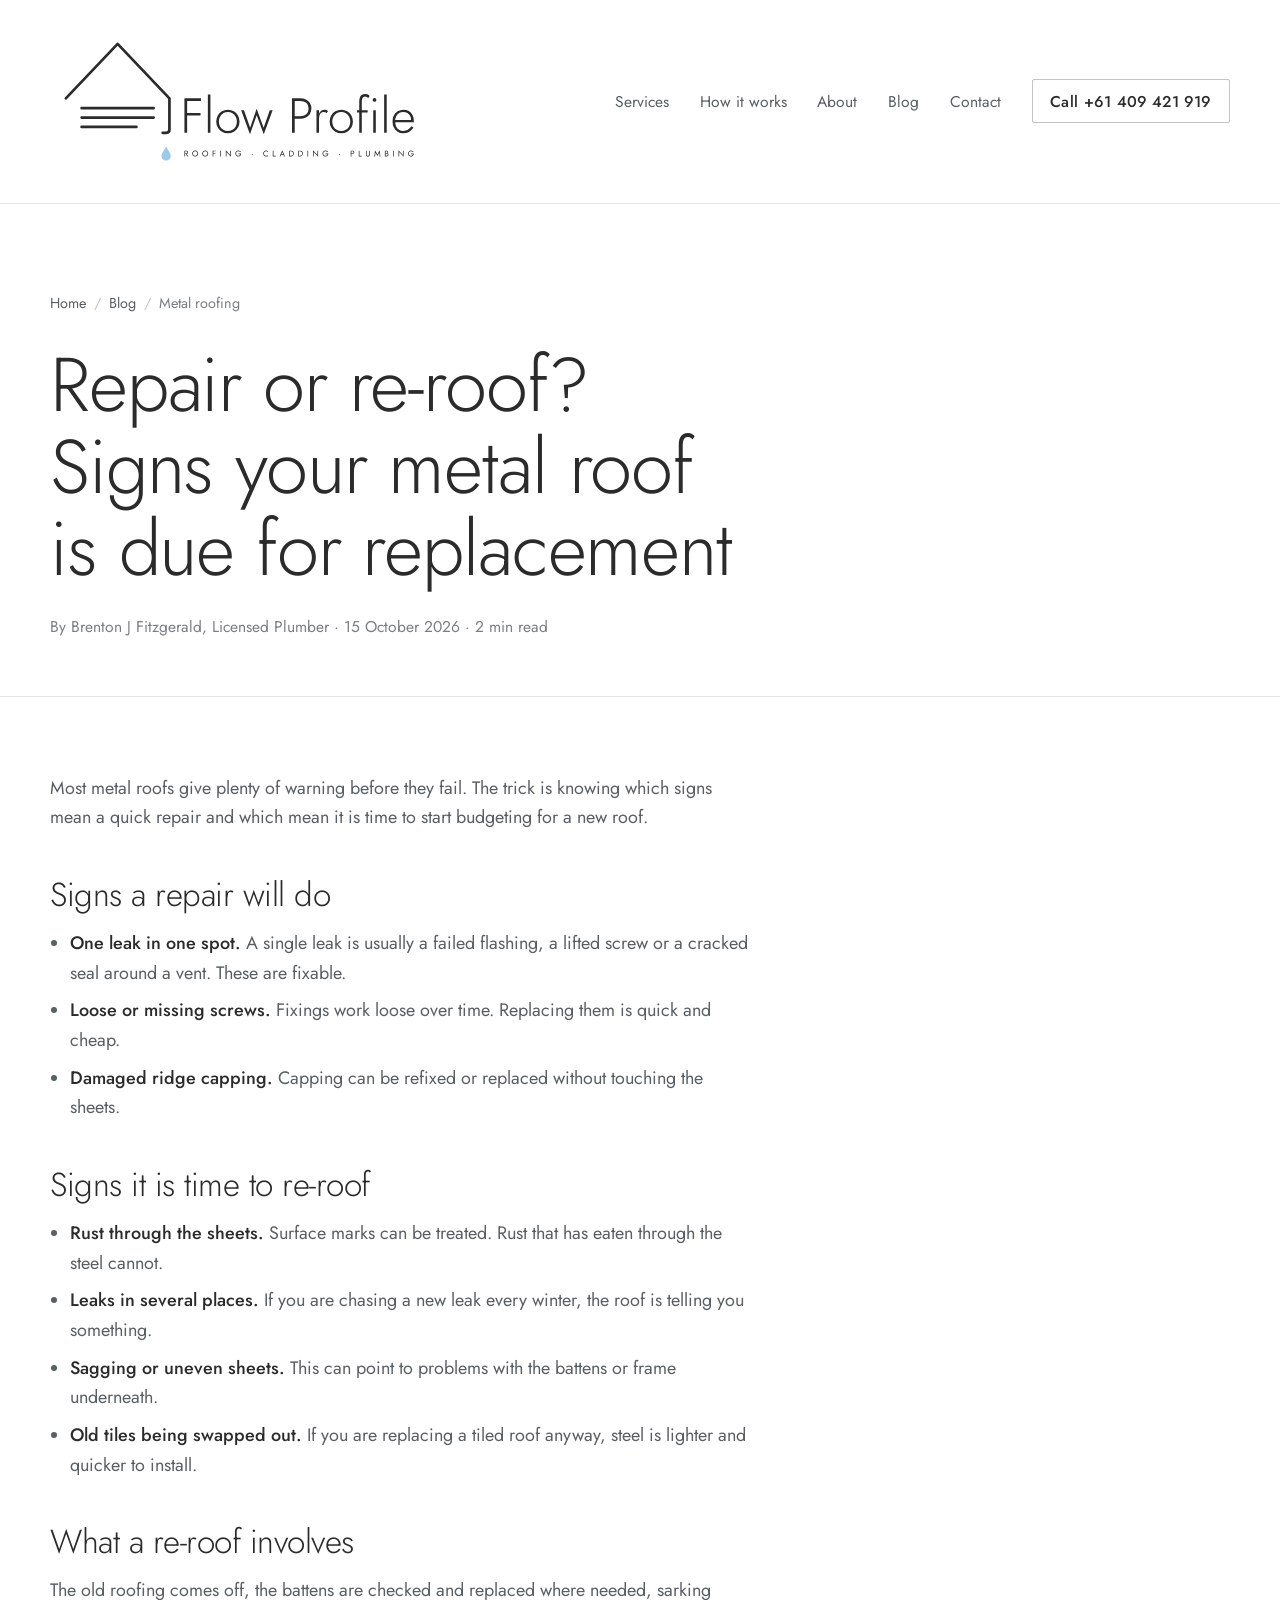
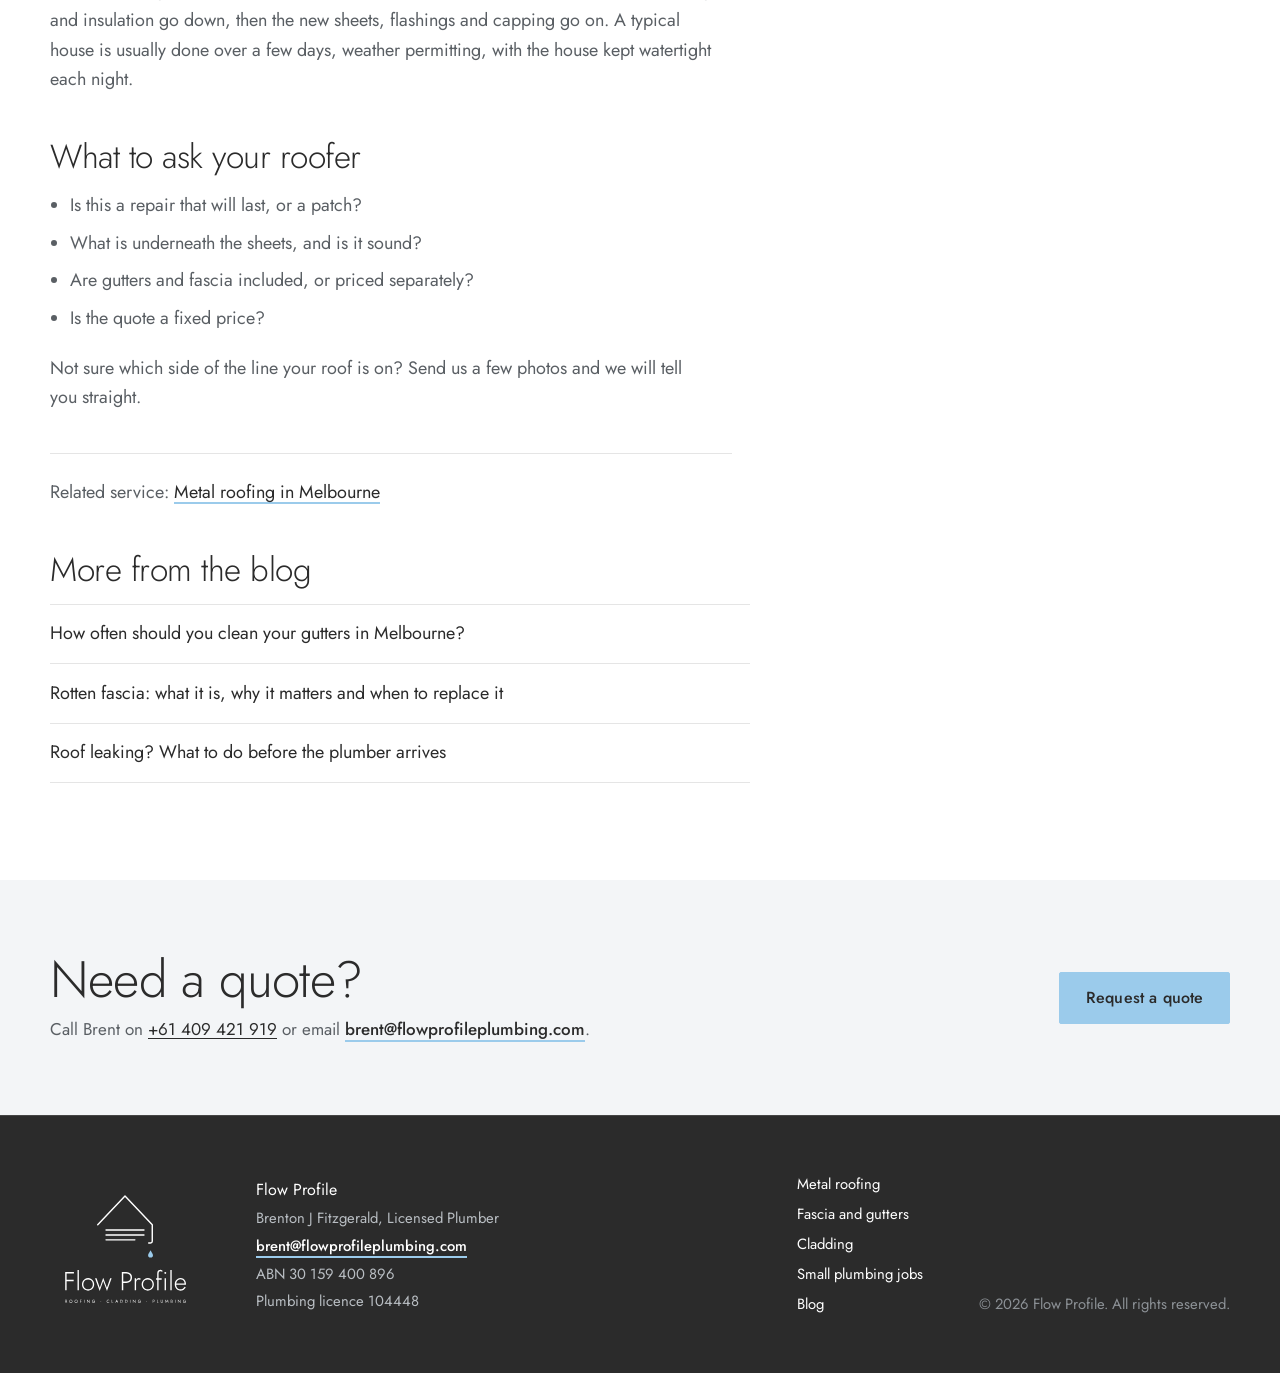
<file: blog/repair-or-re-roof.html>
<!DOCTYPE html>
<html lang="en-AU">
<head>
  <meta charset="utf-8">
  <meta name="viewport" content="width=device-width, initial-scale=1">
  <title>Repair or re-roof? Signs your metal roof is due for replacement | Flow Profile</title>
  <meta name="description" content="How to tell whether your metal roof needs a repair or a full re-roof. The signs to look for, what they mean and what to ask your roofer.">
  <link rel="canonical" href="https://flowprofileplumbing.com/blog/repair-or-re-roof.html">
  <meta name="robots" content="index, follow, max-image-preview:large">
  <meta property="og:site_name" content="Flow Profile">
  <meta property="og:locale" content="en_AU">
  <meta property="og:title" content="Repair or re-roof? Signs your metal roof is due for replacement | Flow Profile">
  <meta property="og:description" content="How to tell whether your metal roof needs a repair or a full re-roof. The signs to look for, what they mean and what to ask your roofer.">
  <meta property="og:url" content="https://flowprofileplumbing.com/blog/repair-or-re-roof.html">
  <meta property="og:type" content="article">
  <meta property="og:image" content="https://flowprofileplumbing.com/images/cladding.jpg">
  <meta name="twitter:card" content="summary_large_image">
  <link rel="icon" href="../favicon.ico" sizes="any">
  <link rel="icon" href="../favicon.svg" type="image/svg+xml">
  <link rel="manifest" href="../site.webmanifest">
  <meta name="theme-color" content="#FFFFFF">
  <link rel="preconnect" href="https://fonts.googleapis.com">
  <link rel="preconnect" href="https://fonts.gstatic.com" crossorigin>
  <link href="https://fonts.googleapis.com/css2?family=Jost:wght@300;400;500&display=swap" rel="stylesheet">
  <link rel="stylesheet" href="../styles.css">
  <script type="application/ld+json">{"@context":"https://schema.org","@type":["Plumber","RoofingContractor"],"@id":"https://flowprofileplumbing.com/#business","name":"Flow Profile","url":"https://flowprofileplumbing.com/","telephone":"+61409421919","email":"brent@flowprofileplumbing.com","image":"https://flowprofileplumbing.com/images/cladding.jpg","logo":"https://flowprofileplumbing.com/images/logo-horizontal.svg","description":"Metal roofing, fascia, gutter and cladding specialist, plus small general plumbing jobs.","areaServed":{"@type":"City","name":"Melbourne"},"founder":{"@type":"Person","name":"Brenton J Fitzgerald","jobTitle":"Licensed Plumber"},"sameAs":["https://www.instagram.com/flowprofileplumbing"],"taxID":"30 159 400 896","hasOfferCatalog":{"@type":"OfferCatalog","name":"Services","itemListElement":[{"@type":"Offer","itemOffered":{"@type":"Service","name":"Metal roofing","url":"https://flowprofileplumbing.com/services/metal-roofing.html"}},{"@type":"Offer","itemOffered":{"@type":"Service","name":"Fascia and gutters","url":"https://flowprofileplumbing.com/services/fascia-and-gutters.html"}},{"@type":"Offer","itemOffered":{"@type":"Service","name":"Cladding","url":"https://flowprofileplumbing.com/services/cladding.html"}},{"@type":"Offer","itemOffered":{"@type":"Service","name":"Small plumbing jobs","url":"https://flowprofileplumbing.com/services/plumbing.html"}}]}}</script>
  <script type="application/ld+json">{"@context":"https://schema.org","@type":"BlogPosting","headline":"Repair or re-roof? Signs your metal roof is due for replacement","description":"How to tell whether your metal roof needs a repair or a full re-roof. The signs to look for, what they mean and what to ask your roofer.","datePublished":"2026-10-15","dateModified":"2026-10-15","author":{"@type":"Person","name":"Brenton J Fitzgerald","jobTitle":"Licensed Plumber"},"publisher":{"@id":"https://flowprofileplumbing.com/#business"},"mainEntityOfPage":"https://flowprofileplumbing.com/blog/repair-or-re-roof.html","image":"https://flowprofileplumbing.com/images/cladding.jpg","wordCount":279,"inLanguage":"en-AU"}</script>
  <script type="application/ld+json">{"@context":"https://schema.org","@type":"BreadcrumbList","itemListElement":[{"@type":"ListItem","position":1,"name":"Home","item":"https://flowprofileplumbing.com/"},{"@type":"ListItem","position":2,"name":"Blog","item":"https://flowprofileplumbing.com/blog/"},{"@type":"ListItem","position":3,"name":"Repair or re-roof? Signs your metal roof is due for replacement","item":"https://flowprofileplumbing.com/blog/repair-or-re-roof.html"}]}</script>
  <meta property="article:published_time" content="2026-10-15">
</head>
<body>
<a class="skip" href="#main">Skip to content</a>
<header class="site-header">
  <div class="wrap header-row">
    <a class="brand" href="../index.html" aria-label="Flow Profile home">
      <img src="../images/logo-horizontal.svg" alt="Flow Profile: Roofing, Cladding, Plumbing" width="214" height="83">
    </a>
    <nav class="nav" id="nav" aria-label="Main">
      <a href="../index.html#services">Services</a>
      <a href="../index.html#process">How it works</a>
      <a href="../index.html#about">About</a>
      <a href="../blog/index.html">Blog</a>
      <a href="../index.html#contact">Contact</a>
      <a class="btn btn-outline nav-call" data-tel href="tel:+61409421919">Call <span data-site="phoneDisplay">+61 409 421 919</span></a>
    </nav>
    <button class="menu-toggle" aria-controls="nav" aria-expanded="false" aria-label="Open menu"><span></span><span></span><span></span></button>
  </div>
</header>
<main id="main">
<article>
<header class="page-hero">
  <div class="wrap">
    <nav aria-label="Breadcrumb"><ol class="crumbs"><li><a href="../index.html">Home</a></li><li><a href="../blog/index.html">Blog</a></li><li aria-current="page">Metal roofing</li></ol></nav>
    <h1>Repair or re-roof? Signs your metal roof is due for replacement</h1>
    <p class="post-meta">By Brenton J Fitzgerald, Licensed Plumber · <time datetime="2026-10-15">15 October 2026</time> · 2 min read</p>
  </div>
</header>
<div class="wrap prose">
<p>Most metal roofs give plenty of warning before they fail. The trick is knowing which signs mean a quick repair and which mean it is time to start budgeting for a new roof.</p>
<h2>Signs a repair will do</h2>
<ul><li><strong>One leak in one spot.</strong> A single leak is usually a failed flashing, a lifted screw or a cracked seal around a vent. These are fixable.</li><li><strong>Loose or missing screws.</strong> Fixings work loose over time. Replacing them is quick and cheap.</li><li><strong>Damaged ridge capping.</strong> Capping can be refixed or replaced without touching the sheets.</li></ul>
<h2>Signs it is time to re-roof</h2>
<ul><li><strong>Rust through the sheets.</strong> Surface marks can be treated. Rust that has eaten through the steel cannot.</li><li><strong>Leaks in several places.</strong> If you are chasing a new leak every winter, the roof is telling you something.</li><li><strong>Sagging or uneven sheets.</strong> This can point to problems with the battens or frame underneath.</li><li><strong>Old tiles being swapped out.</strong> If you are replacing a tiled roof anyway, steel is lighter and quicker to install.</li></ul>
<h2>What a re-roof involves</h2>
<p>The old roofing comes off, the battens are checked and replaced where needed, sarking and insulation go down, then the new sheets, flashings and capping go on. A typical house is usually done over a few days, weather permitting, with the house kept watertight each night.</p>
<h2>What to ask your roofer</h2>
<ul><li>Is this a repair that will last, or a patch?</li><li>What is underneath the sheets, and is it sound?</li><li>Are gutters and fascia included, or priced separately?</li><li>Is the quote a fixed price?</li></ul>
<p>Not sure which side of the line your roof is on? Send us a few photos and we will tell you straight.</p>
<p class="post-service">Related service: <a href="../services/metal-roofing.html">Metal roofing in Melbourne</a></p>
<h2>More from the blog</h2>
<ul class="related">
<li><a href="how-often-to-clean-gutters.html">How often should you clean your gutters in Melbourne?</a></li>
<li><a href="rotten-fascia.html">Rotten fascia: what it is, why it matters and when to replace it</a></li>
<li><a href="roof-leak-what-to-do.html">Roof leaking? What to do before the plumber arrives</a></li>
</ul>
</div>
</article>
<section class="cta-band">
  <div class="wrap">
    <div>
      <h2>Need a quote?</h2>
      <p>Call Brent on <a data-tel href="tel:+61409421919">+61 409 421 919</a> or email <a class="email-link" data-mail href="mailto:brent@flowprofileplumbing.com">brent@flowprofileplumbing.com</a>.</p>
    </div>
    <a class="btn btn-primary" href="../index.html#contact">Request a quote</a>
  </div>
</section>
</main>
<footer class="site-footer">
  <div class="wrap footer-grid">
    <img src="../images/logo-stacked-white.svg" alt="Flow Profile" class="footer-logo" width="140" height="125" loading="lazy">
    <div class="footer-meta">
      <p>Flow Profile</p>
      <p>Brenton J Fitzgerald, Licensed Plumber</p>
      <p><a class="email-link" data-mail href="mailto:brent@flowprofileplumbing.com">brent@flowprofileplumbing.com</a></p>
      <p>ABN 30 159 400 896</p>
      <p>Plumbing licence 104448</p>
    </div>
    <nav class="footer-links" aria-label="Footer">
      <a href="../services/metal-roofing.html">Metal roofing</a>
      <a href="../services/fascia-and-gutters.html">Fascia and gutters</a>
      <a href="../services/cladding.html">Cladding</a>
      <a href="../services/plumbing.html">Small plumbing jobs</a>
      <a href="../blog/index.html">Blog</a>
    </nav>
    <p class="footer-copy">&copy; <span id="year">2026</span> Flow Profile. All rights reserved.</p>
  </div>
</footer>
<a class="quote-pop" href="../index.html#contact" aria-label="Need a quote? Go to the quote form">
  <span class="quote-pop-text">Need a quote?</span>
  <span class="quote-pop-btn">Yes</span>
</a>
<script src="../config.js"></script>
<script src="../script.js"></script>
</body>
</html>
</file>
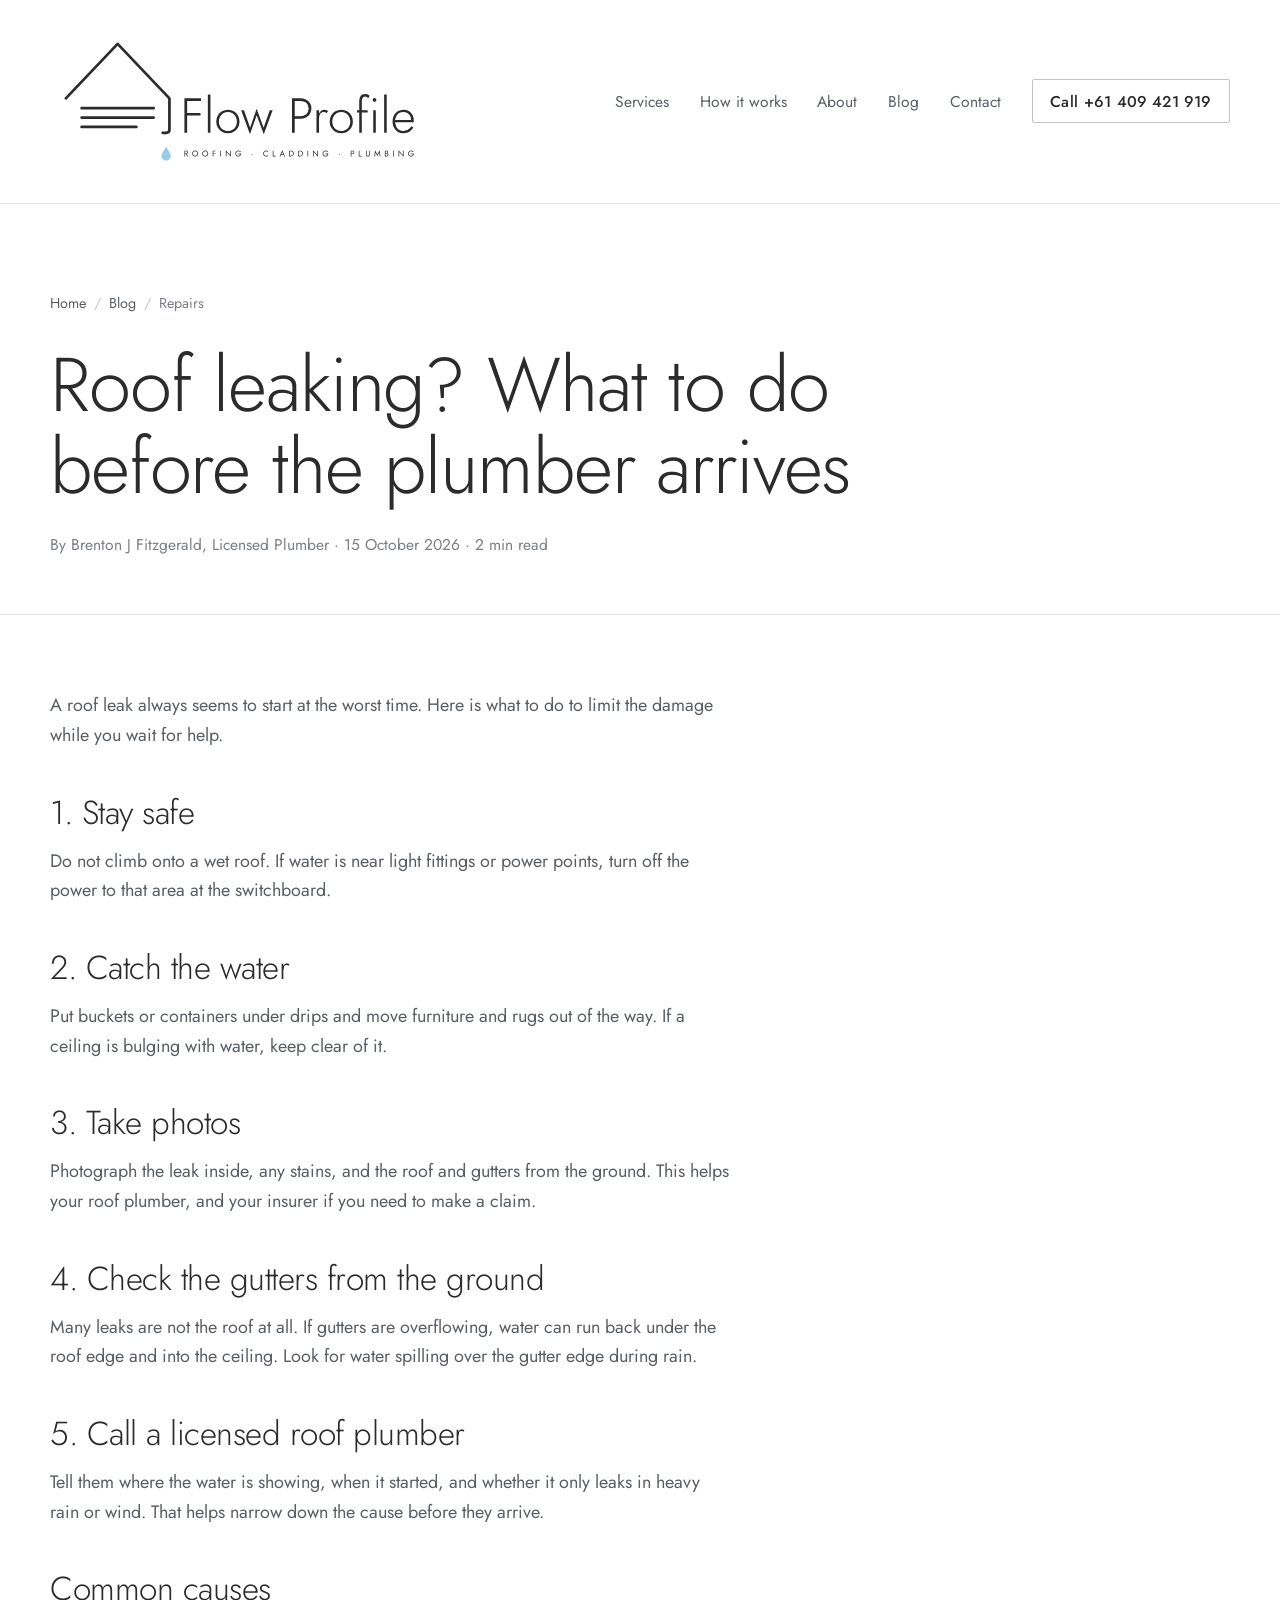
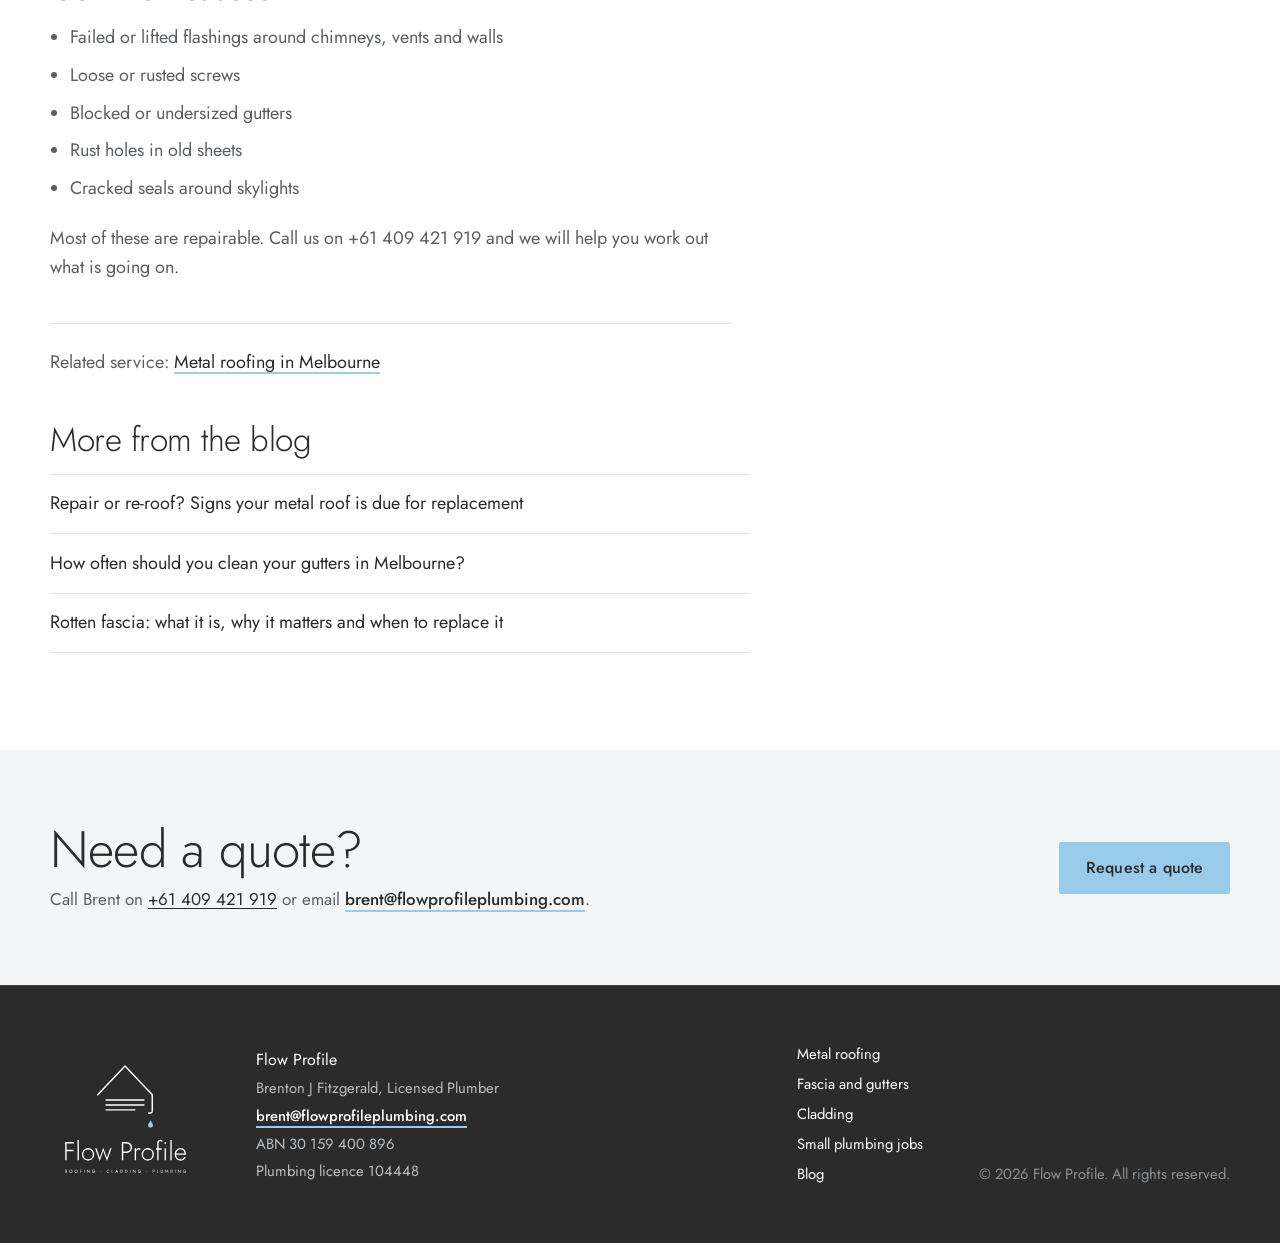
<file: blog/roof-leak-what-to-do.html>
<!DOCTYPE html>
<html lang="en-AU">
<head>
  <meta charset="utf-8">
  <meta name="viewport" content="width=device-width, initial-scale=1">
  <title>Roof leaking? What to do before the plumber arrives | Flow Profile</title>
  <meta name="description" content="Practical steps to take when your roof starts leaking, how to limit the damage safely, and what to tell your roof plumber.">
  <link rel="canonical" href="https://flowprofileplumbing.com/blog/roof-leak-what-to-do.html">
  <meta name="robots" content="index, follow, max-image-preview:large">
  <meta property="og:site_name" content="Flow Profile">
  <meta property="og:locale" content="en_AU">
  <meta property="og:title" content="Roof leaking? What to do before the plumber arrives | Flow Profile">
  <meta property="og:description" content="Practical steps to take when your roof starts leaking, how to limit the damage safely, and what to tell your roof plumber.">
  <meta property="og:url" content="https://flowprofileplumbing.com/blog/roof-leak-what-to-do.html">
  <meta property="og:type" content="article">
  <meta property="og:image" content="https://flowprofileplumbing.com/images/cladding.jpg">
  <meta name="twitter:card" content="summary_large_image">
  <link rel="icon" href="../favicon.ico" sizes="any">
  <link rel="icon" href="../favicon.svg" type="image/svg+xml">
  <link rel="manifest" href="../site.webmanifest">
  <meta name="theme-color" content="#FFFFFF">
  <link rel="preconnect" href="https://fonts.googleapis.com">
  <link rel="preconnect" href="https://fonts.gstatic.com" crossorigin>
  <link href="https://fonts.googleapis.com/css2?family=Jost:wght@300;400;500&display=swap" rel="stylesheet">
  <link rel="stylesheet" href="../styles.css">
  <script type="application/ld+json">{"@context":"https://schema.org","@type":["Plumber","RoofingContractor"],"@id":"https://flowprofileplumbing.com/#business","name":"Flow Profile","url":"https://flowprofileplumbing.com/","telephone":"+61409421919","email":"brent@flowprofileplumbing.com","image":"https://flowprofileplumbing.com/images/cladding.jpg","logo":"https://flowprofileplumbing.com/images/logo-horizontal.svg","description":"Metal roofing, fascia, gutter and cladding specialist, plus small general plumbing jobs.","areaServed":{"@type":"City","name":"Melbourne"},"founder":{"@type":"Person","name":"Brenton J Fitzgerald","jobTitle":"Licensed Plumber"},"sameAs":["https://www.instagram.com/flowprofileplumbing"],"taxID":"30 159 400 896","hasOfferCatalog":{"@type":"OfferCatalog","name":"Services","itemListElement":[{"@type":"Offer","itemOffered":{"@type":"Service","name":"Metal roofing","url":"https://flowprofileplumbing.com/services/metal-roofing.html"}},{"@type":"Offer","itemOffered":{"@type":"Service","name":"Fascia and gutters","url":"https://flowprofileplumbing.com/services/fascia-and-gutters.html"}},{"@type":"Offer","itemOffered":{"@type":"Service","name":"Cladding","url":"https://flowprofileplumbing.com/services/cladding.html"}},{"@type":"Offer","itemOffered":{"@type":"Service","name":"Small plumbing jobs","url":"https://flowprofileplumbing.com/services/plumbing.html"}}]}}</script>
  <script type="application/ld+json">{"@context":"https://schema.org","@type":"BlogPosting","headline":"Roof leaking? What to do before the plumber arrives","description":"Practical steps to take when your roof starts leaking, how to limit the damage safely, and what to tell your roof plumber.","datePublished":"2026-10-15","dateModified":"2026-10-15","author":{"@type":"Person","name":"Brenton J Fitzgerald","jobTitle":"Licensed Plumber"},"publisher":{"@id":"https://flowprofileplumbing.com/#business"},"mainEntityOfPage":"https://flowprofileplumbing.com/blog/roof-leak-what-to-do.html","image":"https://flowprofileplumbing.com/images/cladding.jpg","wordCount":243,"inLanguage":"en-AU"}</script>
  <script type="application/ld+json">{"@context":"https://schema.org","@type":"BreadcrumbList","itemListElement":[{"@type":"ListItem","position":1,"name":"Home","item":"https://flowprofileplumbing.com/"},{"@type":"ListItem","position":2,"name":"Blog","item":"https://flowprofileplumbing.com/blog/"},{"@type":"ListItem","position":3,"name":"Roof leaking? What to do before the plumber arrives","item":"https://flowprofileplumbing.com/blog/roof-leak-what-to-do.html"}]}</script>
  <meta property="article:published_time" content="2026-10-15">
</head>
<body>
<a class="skip" href="#main">Skip to content</a>
<header class="site-header">
  <div class="wrap header-row">
    <a class="brand" href="../index.html" aria-label="Flow Profile home">
      <img src="../images/logo-horizontal.svg" alt="Flow Profile: Roofing, Cladding, Plumbing" width="214" height="83">
    </a>
    <nav class="nav" id="nav" aria-label="Main">
      <a href="../index.html#services">Services</a>
      <a href="../index.html#process">How it works</a>
      <a href="../index.html#about">About</a>
      <a href="../blog/index.html">Blog</a>
      <a href="../index.html#contact">Contact</a>
      <a class="btn btn-outline nav-call" data-tel href="tel:+61409421919">Call <span data-site="phoneDisplay">+61 409 421 919</span></a>
    </nav>
    <button class="menu-toggle" aria-controls="nav" aria-expanded="false" aria-label="Open menu"><span></span><span></span><span></span></button>
  </div>
</header>
<main id="main">
<article>
<header class="page-hero">
  <div class="wrap">
    <nav aria-label="Breadcrumb"><ol class="crumbs"><li><a href="../index.html">Home</a></li><li><a href="../blog/index.html">Blog</a></li><li aria-current="page">Repairs</li></ol></nav>
    <h1>Roof leaking? What to do before the plumber arrives</h1>
    <p class="post-meta">By Brenton J Fitzgerald, Licensed Plumber · <time datetime="2026-10-15">15 October 2026</time> · 2 min read</p>
  </div>
</header>
<div class="wrap prose">
<p>A roof leak always seems to start at the worst time. Here is what to do to limit the damage while you wait for help.</p>
<h2>1. Stay safe</h2>
<p>Do not climb onto a wet roof. If water is near light fittings or power points, turn off the power to that area at the switchboard.</p>
<h2>2. Catch the water</h2>
<p>Put buckets or containers under drips and move furniture and rugs out of the way. If a ceiling is bulging with water, keep clear of it.</p>
<h2>3. Take photos</h2>
<p>Photograph the leak inside, any stains, and the roof and gutters from the ground. This helps your roof plumber, and your insurer if you need to make a claim.</p>
<h2>4. Check the gutters from the ground</h2>
<p>Many leaks are not the roof at all. If gutters are overflowing, water can run back under the roof edge and into the ceiling. Look for water spilling over the gutter edge during rain.</p>
<h2>5. Call a licensed roof plumber</h2>
<p>Tell them where the water is showing, when it started, and whether it only leaks in heavy rain or wind. That helps narrow down the cause before they arrive.</p>
<h2>Common causes</h2>
<ul><li>Failed or lifted flashings around chimneys, vents and walls</li><li>Loose or rusted screws</li><li>Blocked or undersized gutters</li><li>Rust holes in old sheets</li><li>Cracked seals around skylights</li></ul>
<p>Most of these are repairable. Call us on +61 409 421 919 and we will help you work out what is going on.</p>
<p class="post-service">Related service: <a href="../services/metal-roofing.html">Metal roofing in Melbourne</a></p>
<h2>More from the blog</h2>
<ul class="related">
<li><a href="repair-or-re-roof.html">Repair or re-roof? Signs your metal roof is due for replacement</a></li>
<li><a href="how-often-to-clean-gutters.html">How often should you clean your gutters in Melbourne?</a></li>
<li><a href="rotten-fascia.html">Rotten fascia: what it is, why it matters and when to replace it</a></li>
</ul>
</div>
</article>
<section class="cta-band">
  <div class="wrap">
    <div>
      <h2>Need a quote?</h2>
      <p>Call Brent on <a data-tel href="tel:+61409421919">+61 409 421 919</a> or email <a class="email-link" data-mail href="mailto:brent@flowprofileplumbing.com">brent@flowprofileplumbing.com</a>.</p>
    </div>
    <a class="btn btn-primary" href="../index.html#contact">Request a quote</a>
  </div>
</section>
</main>
<footer class="site-footer">
  <div class="wrap footer-grid">
    <img src="../images/logo-stacked-white.svg" alt="Flow Profile" class="footer-logo" width="140" height="125" loading="lazy">
    <div class="footer-meta">
      <p>Flow Profile</p>
      <p>Brenton J Fitzgerald, Licensed Plumber</p>
      <p><a class="email-link" data-mail href="mailto:brent@flowprofileplumbing.com">brent@flowprofileplumbing.com</a></p>
      <p>ABN 30 159 400 896</p>
      <p>Plumbing licence 104448</p>
    </div>
    <nav class="footer-links" aria-label="Footer">
      <a href="../services/metal-roofing.html">Metal roofing</a>
      <a href="../services/fascia-and-gutters.html">Fascia and gutters</a>
      <a href="../services/cladding.html">Cladding</a>
      <a href="../services/plumbing.html">Small plumbing jobs</a>
      <a href="../blog/index.html">Blog</a>
    </nav>
    <p class="footer-copy">&copy; <span id="year">2026</span> Flow Profile. All rights reserved.</p>
  </div>
</footer>
<a class="quote-pop" href="../index.html#contact" aria-label="Need a quote? Go to the quote form">
  <span class="quote-pop-text">Need a quote?</span>
  <span class="quote-pop-btn">Yes</span>
</a>
<script src="../config.js"></script>
<script src="../script.js"></script>
</body>
</html>
</file>
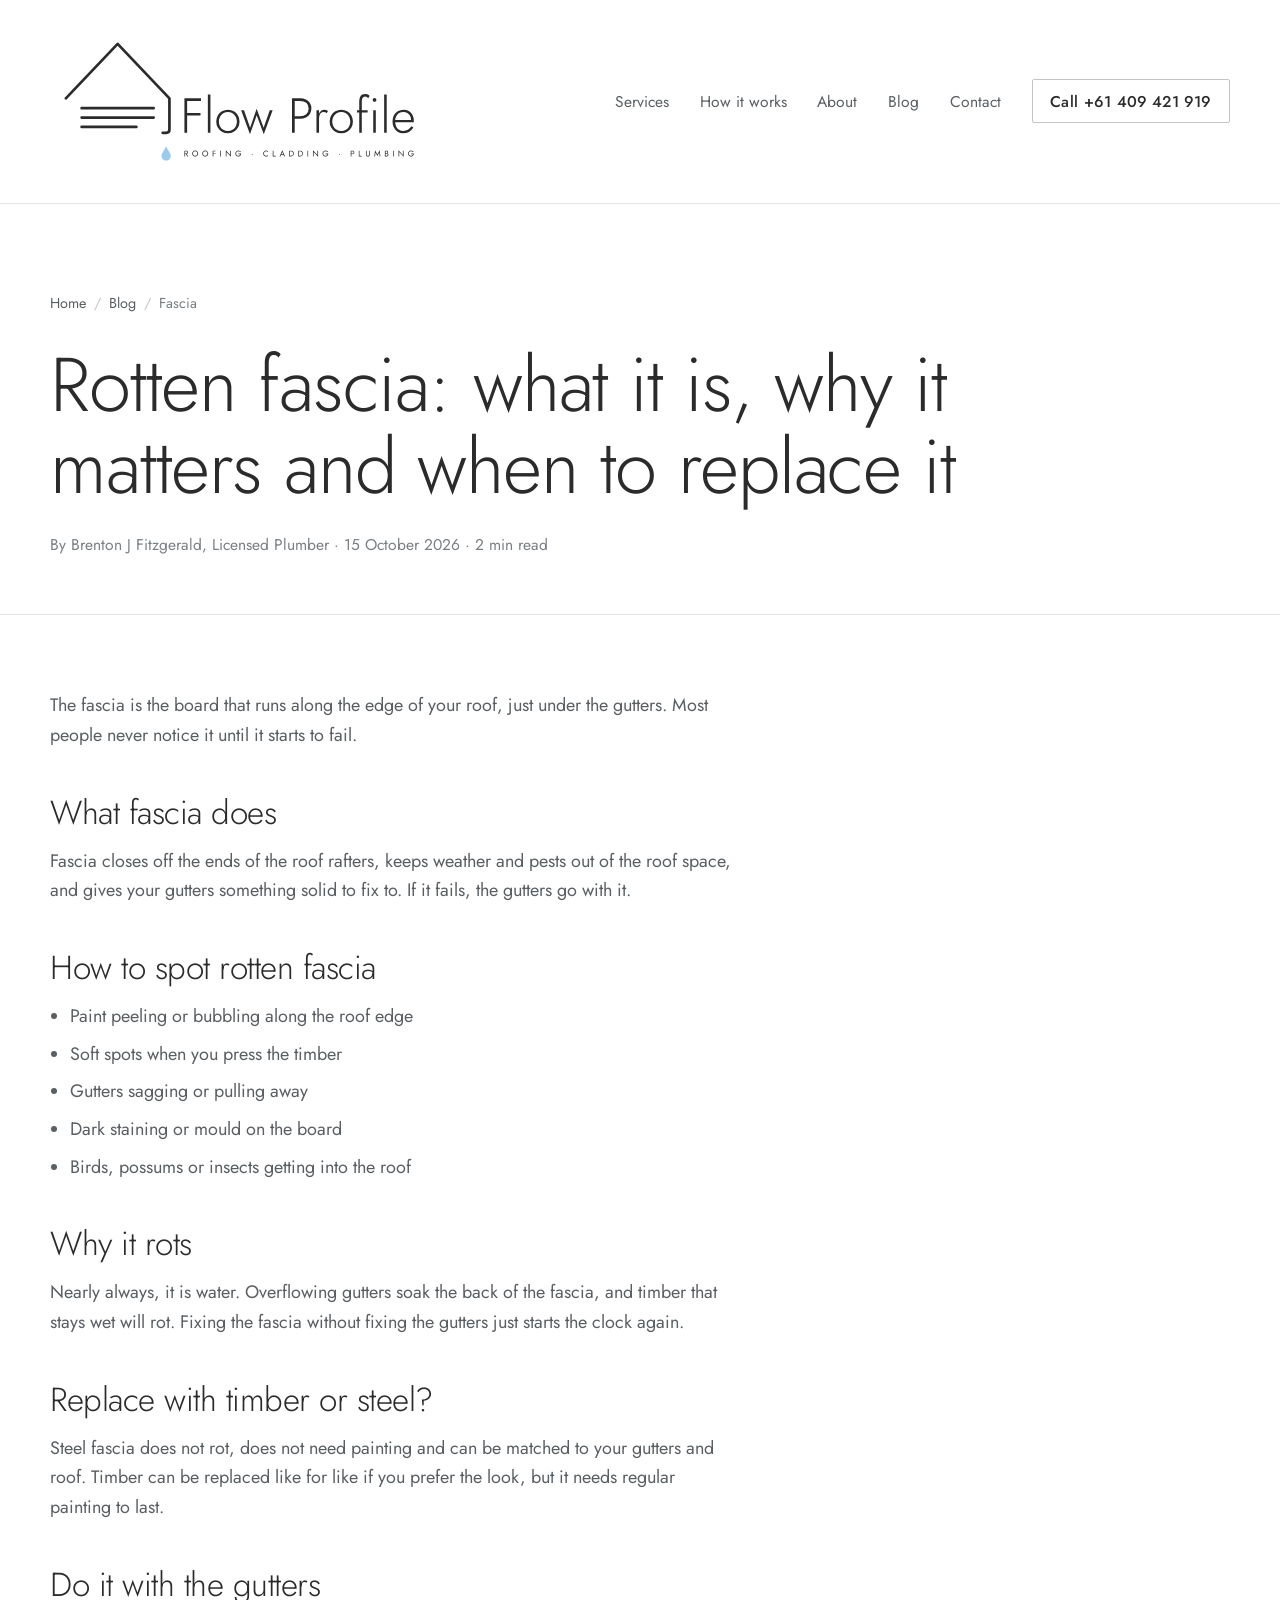
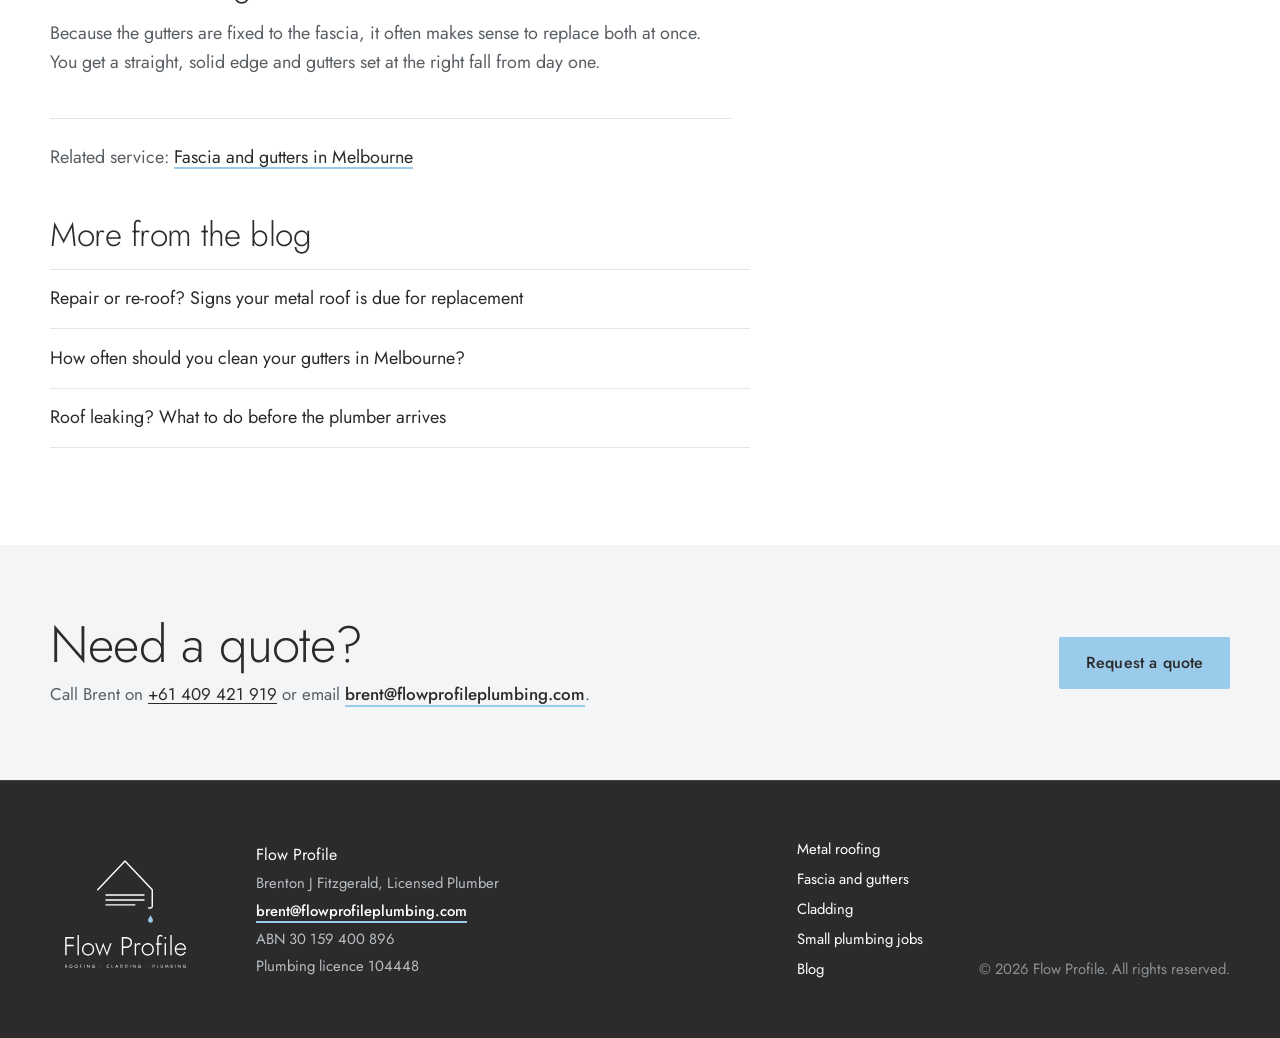
<file: blog/rotten-fascia.html>
<!DOCTYPE html>
<html lang="en-AU">
<head>
  <meta charset="utf-8">
  <meta name="viewport" content="width=device-width, initial-scale=1">
  <title>Rotten fascia: what it is, why it matters and when to replace it | Flow Profile</title>
  <meta name="description" content="What fascia boards do, how to spot rotten fascia, why it matters for your gutters and roof, and when to replace it with steel.">
  <link rel="canonical" href="https://flowprofileplumbing.com/blog/rotten-fascia.html">
  <meta name="robots" content="index, follow, max-image-preview:large">
  <meta property="og:site_name" content="Flow Profile">
  <meta property="og:locale" content="en_AU">
  <meta property="og:title" content="Rotten fascia: what it is, why it matters and when to replace it | Flow Profile">
  <meta property="og:description" content="What fascia boards do, how to spot rotten fascia, why it matters for your gutters and roof, and when to replace it with steel.">
  <meta property="og:url" content="https://flowprofileplumbing.com/blog/rotten-fascia.html">
  <meta property="og:type" content="article">
  <meta property="og:image" content="https://flowprofileplumbing.com/images/cladding.jpg">
  <meta name="twitter:card" content="summary_large_image">
  <link rel="icon" href="../favicon.ico" sizes="any">
  <link rel="icon" href="../favicon.svg" type="image/svg+xml">
  <link rel="manifest" href="../site.webmanifest">
  <meta name="theme-color" content="#FFFFFF">
  <link rel="preconnect" href="https://fonts.googleapis.com">
  <link rel="preconnect" href="https://fonts.gstatic.com" crossorigin>
  <link href="https://fonts.googleapis.com/css2?family=Jost:wght@300;400;500&display=swap" rel="stylesheet">
  <link rel="stylesheet" href="../styles.css">
  <script type="application/ld+json">{"@context":"https://schema.org","@type":["Plumber","RoofingContractor"],"@id":"https://flowprofileplumbing.com/#business","name":"Flow Profile","url":"https://flowprofileplumbing.com/","telephone":"+61409421919","email":"brent@flowprofileplumbing.com","image":"https://flowprofileplumbing.com/images/cladding.jpg","logo":"https://flowprofileplumbing.com/images/logo-horizontal.svg","description":"Metal roofing, fascia, gutter and cladding specialist, plus small general plumbing jobs.","areaServed":{"@type":"City","name":"Melbourne"},"founder":{"@type":"Person","name":"Brenton J Fitzgerald","jobTitle":"Licensed Plumber"},"sameAs":["https://www.instagram.com/flowprofileplumbing"],"taxID":"30 159 400 896","hasOfferCatalog":{"@type":"OfferCatalog","name":"Services","itemListElement":[{"@type":"Offer","itemOffered":{"@type":"Service","name":"Metal roofing","url":"https://flowprofileplumbing.com/services/metal-roofing.html"}},{"@type":"Offer","itemOffered":{"@type":"Service","name":"Fascia and gutters","url":"https://flowprofileplumbing.com/services/fascia-and-gutters.html"}},{"@type":"Offer","itemOffered":{"@type":"Service","name":"Cladding","url":"https://flowprofileplumbing.com/services/cladding.html"}},{"@type":"Offer","itemOffered":{"@type":"Service","name":"Small plumbing jobs","url":"https://flowprofileplumbing.com/services/plumbing.html"}}]}}</script>
  <script type="application/ld+json">{"@context":"https://schema.org","@type":"BlogPosting","headline":"Rotten fascia: what it is, why it matters and when to replace it","description":"What fascia boards do, how to spot rotten fascia, why it matters for your gutters and roof, and when to replace it with steel.","datePublished":"2026-10-15","dateModified":"2026-10-15","author":{"@type":"Person","name":"Brenton J Fitzgerald","jobTitle":"Licensed Plumber"},"publisher":{"@id":"https://flowprofileplumbing.com/#business"},"mainEntityOfPage":"https://flowprofileplumbing.com/blog/rotten-fascia.html","image":"https://flowprofileplumbing.com/images/cladding.jpg","wordCount":220,"inLanguage":"en-AU"}</script>
  <script type="application/ld+json">{"@context":"https://schema.org","@type":"BreadcrumbList","itemListElement":[{"@type":"ListItem","position":1,"name":"Home","item":"https://flowprofileplumbing.com/"},{"@type":"ListItem","position":2,"name":"Blog","item":"https://flowprofileplumbing.com/blog/"},{"@type":"ListItem","position":3,"name":"Rotten fascia: what it is, why it matters and when to replace it","item":"https://flowprofileplumbing.com/blog/rotten-fascia.html"}]}</script>
  <meta property="article:published_time" content="2026-10-15">
</head>
<body>
<a class="skip" href="#main">Skip to content</a>
<header class="site-header">
  <div class="wrap header-row">
    <a class="brand" href="../index.html" aria-label="Flow Profile home">
      <img src="../images/logo-horizontal.svg" alt="Flow Profile: Roofing, Cladding, Plumbing" width="214" height="83">
    </a>
    <nav class="nav" id="nav" aria-label="Main">
      <a href="../index.html#services">Services</a>
      <a href="../index.html#process">How it works</a>
      <a href="../index.html#about">About</a>
      <a href="../blog/index.html">Blog</a>
      <a href="../index.html#contact">Contact</a>
      <a class="btn btn-outline nav-call" data-tel href="tel:+61409421919">Call <span data-site="phoneDisplay">+61 409 421 919</span></a>
    </nav>
    <button class="menu-toggle" aria-controls="nav" aria-expanded="false" aria-label="Open menu"><span></span><span></span><span></span></button>
  </div>
</header>
<main id="main">
<article>
<header class="page-hero">
  <div class="wrap">
    <nav aria-label="Breadcrumb"><ol class="crumbs"><li><a href="../index.html">Home</a></li><li><a href="../blog/index.html">Blog</a></li><li aria-current="page">Fascia</li></ol></nav>
    <h1>Rotten fascia: what it is, why it matters and when to replace it</h1>
    <p class="post-meta">By Brenton J Fitzgerald, Licensed Plumber · <time datetime="2026-10-15">15 October 2026</time> · 2 min read</p>
  </div>
</header>
<div class="wrap prose">
<p>The fascia is the board that runs along the edge of your roof, just under the gutters. Most people never notice it until it starts to fail.</p>
<h2>What fascia does</h2>
<p>Fascia closes off the ends of the roof rafters, keeps weather and pests out of the roof space, and gives your gutters something solid to fix to. If it fails, the gutters go with it.</p>
<h2>How to spot rotten fascia</h2>
<ul><li>Paint peeling or bubbling along the roof edge</li><li>Soft spots when you press the timber</li><li>Gutters sagging or pulling away</li><li>Dark staining or mould on the board</li><li>Birds, possums or insects getting into the roof</li></ul>
<h2>Why it rots</h2>
<p>Nearly always, it is water. Overflowing gutters soak the back of the fascia, and timber that stays wet will rot. Fixing the fascia without fixing the gutters just starts the clock again.</p>
<h2>Replace with timber or steel?</h2>
<p>Steel fascia does not rot, does not need painting and can be matched to your gutters and roof. Timber can be replaced like for like if you prefer the look, but it needs regular painting to last.</p>
<h2>Do it with the gutters</h2>
<p>Because the gutters are fixed to the fascia, it often makes sense to replace both at once. You get a straight, solid edge and gutters set at the right fall from day one.</p>
<p class="post-service">Related service: <a href="../services/fascia-and-gutters.html">Fascia and gutters in Melbourne</a></p>
<h2>More from the blog</h2>
<ul class="related">
<li><a href="repair-or-re-roof.html">Repair or re-roof? Signs your metal roof is due for replacement</a></li>
<li><a href="how-often-to-clean-gutters.html">How often should you clean your gutters in Melbourne?</a></li>
<li><a href="roof-leak-what-to-do.html">Roof leaking? What to do before the plumber arrives</a></li>
</ul>
</div>
</article>
<section class="cta-band">
  <div class="wrap">
    <div>
      <h2>Need a quote?</h2>
      <p>Call Brent on <a data-tel href="tel:+61409421919">+61 409 421 919</a> or email <a class="email-link" data-mail href="mailto:brent@flowprofileplumbing.com">brent@flowprofileplumbing.com</a>.</p>
    </div>
    <a class="btn btn-primary" href="../index.html#contact">Request a quote</a>
  </div>
</section>
</main>
<footer class="site-footer">
  <div class="wrap footer-grid">
    <img src="../images/logo-stacked-white.svg" alt="Flow Profile" class="footer-logo" width="140" height="125" loading="lazy">
    <div class="footer-meta">
      <p>Flow Profile</p>
      <p>Brenton J Fitzgerald, Licensed Plumber</p>
      <p><a class="email-link" data-mail href="mailto:brent@flowprofileplumbing.com">brent@flowprofileplumbing.com</a></p>
      <p>ABN 30 159 400 896</p>
      <p>Plumbing licence 104448</p>
    </div>
    <nav class="footer-links" aria-label="Footer">
      <a href="../services/metal-roofing.html">Metal roofing</a>
      <a href="../services/fascia-and-gutters.html">Fascia and gutters</a>
      <a href="../services/cladding.html">Cladding</a>
      <a href="../services/plumbing.html">Small plumbing jobs</a>
      <a href="../blog/index.html">Blog</a>
    </nav>
    <p class="footer-copy">&copy; <span id="year">2026</span> Flow Profile. All rights reserved.</p>
  </div>
</footer>
<a class="quote-pop" href="../index.html#contact" aria-label="Need a quote? Go to the quote form">
  <span class="quote-pop-text">Need a quote?</span>
  <span class="quote-pop-btn">Yes</span>
</a>
<script src="../config.js"></script>
<script src="../script.js"></script>
</body>
</html>
</file>
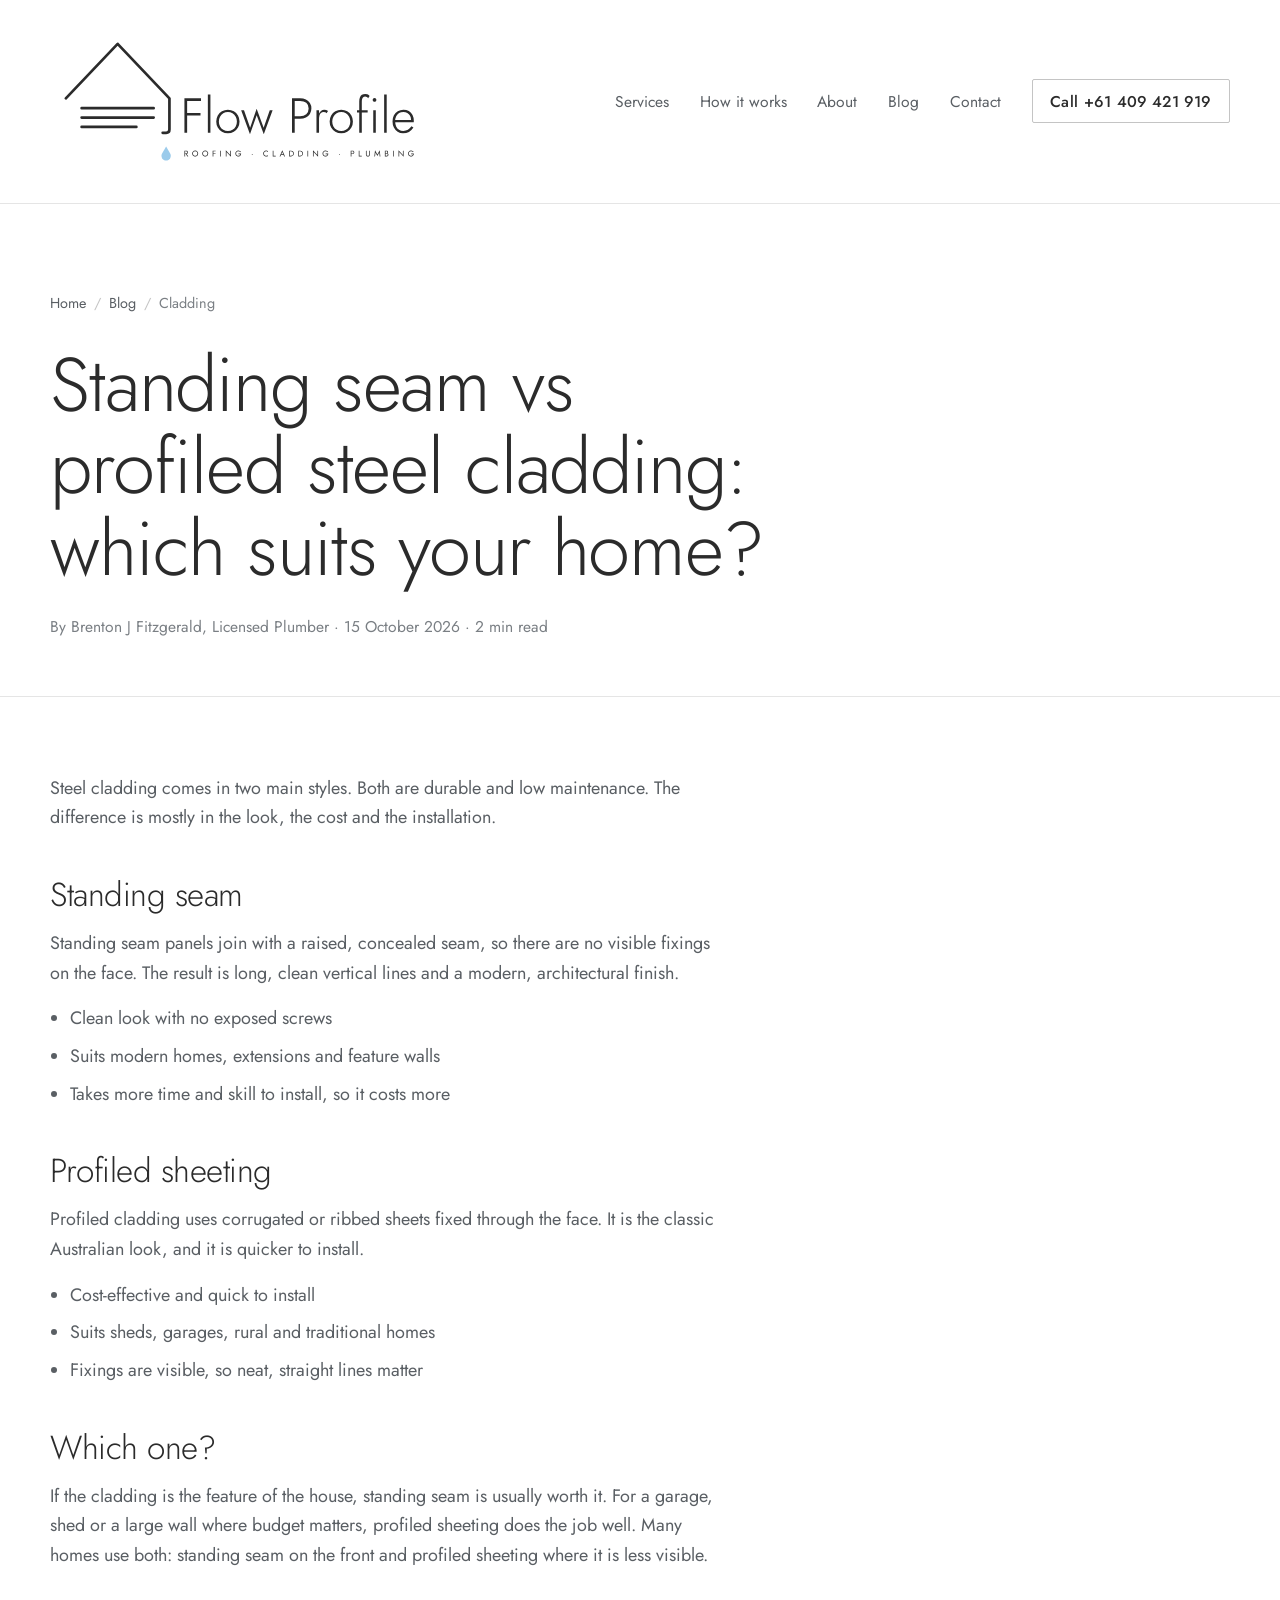
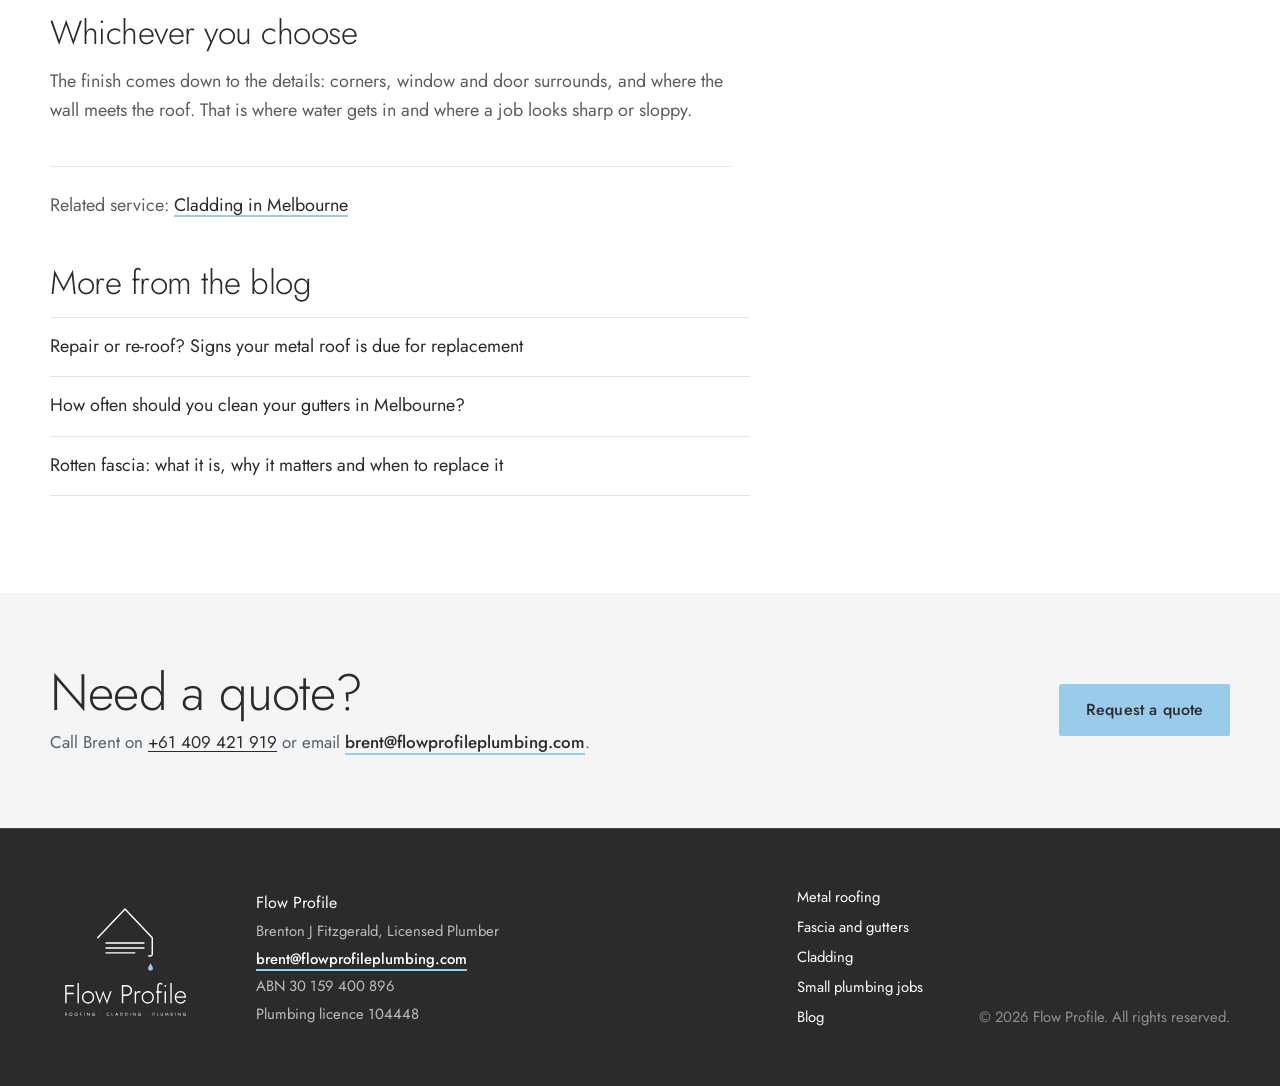
<file: blog/standing-seam-vs-profiled-cladding.html>
<!DOCTYPE html>
<html lang="en-AU">
<head>
  <meta charset="utf-8">
  <meta name="viewport" content="width=device-width, initial-scale=1">
  <title>Standing seam vs profiled steel cladding: which suits your home? | Flow Profile</title>
  <meta name="description" content="A plain-English comparison of standing seam and profiled steel wall cladding: look, cost, installation and where each works best.">
  <link rel="canonical" href="https://flowprofileplumbing.com/blog/standing-seam-vs-profiled-cladding.html">
  <meta name="robots" content="index, follow, max-image-preview:large">
  <meta property="og:site_name" content="Flow Profile">
  <meta property="og:locale" content="en_AU">
  <meta property="og:title" content="Standing seam vs profiled steel cladding: which suits your home? | Flow Profile">
  <meta property="og:description" content="A plain-English comparison of standing seam and profiled steel wall cladding: look, cost, installation and where each works best.">
  <meta property="og:url" content="https://flowprofileplumbing.com/blog/standing-seam-vs-profiled-cladding.html">
  <meta property="og:type" content="article">
  <meta property="og:image" content="https://flowprofileplumbing.com/images/cladding.jpg">
  <meta name="twitter:card" content="summary_large_image">
  <link rel="icon" href="../favicon.ico" sizes="any">
  <link rel="icon" href="../favicon.svg" type="image/svg+xml">
  <link rel="manifest" href="../site.webmanifest">
  <meta name="theme-color" content="#FFFFFF">
  <link rel="preconnect" href="https://fonts.googleapis.com">
  <link rel="preconnect" href="https://fonts.gstatic.com" crossorigin>
  <link href="https://fonts.googleapis.com/css2?family=Jost:wght@300;400;500&display=swap" rel="stylesheet">
  <link rel="stylesheet" href="../styles.css">
  <script type="application/ld+json">{"@context":"https://schema.org","@type":["Plumber","RoofingContractor"],"@id":"https://flowprofileplumbing.com/#business","name":"Flow Profile","url":"https://flowprofileplumbing.com/","telephone":"+61409421919","email":"brent@flowprofileplumbing.com","image":"https://flowprofileplumbing.com/images/cladding.jpg","logo":"https://flowprofileplumbing.com/images/logo-horizontal.svg","description":"Metal roofing, fascia, gutter and cladding specialist, plus small general plumbing jobs.","areaServed":{"@type":"City","name":"Melbourne"},"founder":{"@type":"Person","name":"Brenton J Fitzgerald","jobTitle":"Licensed Plumber"},"sameAs":["https://www.instagram.com/flowprofileplumbing"],"taxID":"30 159 400 896","hasOfferCatalog":{"@type":"OfferCatalog","name":"Services","itemListElement":[{"@type":"Offer","itemOffered":{"@type":"Service","name":"Metal roofing","url":"https://flowprofileplumbing.com/services/metal-roofing.html"}},{"@type":"Offer","itemOffered":{"@type":"Service","name":"Fascia and gutters","url":"https://flowprofileplumbing.com/services/fascia-and-gutters.html"}},{"@type":"Offer","itemOffered":{"@type":"Service","name":"Cladding","url":"https://flowprofileplumbing.com/services/cladding.html"}},{"@type":"Offer","itemOffered":{"@type":"Service","name":"Small plumbing jobs","url":"https://flowprofileplumbing.com/services/plumbing.html"}}]}}</script>
  <script type="application/ld+json">{"@context":"https://schema.org","@type":"BlogPosting","headline":"Standing seam vs profiled steel cladding: which suits your home?","description":"A plain-English comparison of standing seam and profiled steel wall cladding: look, cost, installation and where each works best.","datePublished":"2026-10-15","dateModified":"2026-10-15","author":{"@type":"Person","name":"Brenton J Fitzgerald","jobTitle":"Licensed Plumber"},"publisher":{"@id":"https://flowprofileplumbing.com/#business"},"mainEntityOfPage":"https://flowprofileplumbing.com/blog/standing-seam-vs-profiled-cladding.html","image":"https://flowprofileplumbing.com/images/cladding.jpg","wordCount":213,"inLanguage":"en-AU"}</script>
  <script type="application/ld+json">{"@context":"https://schema.org","@type":"BreadcrumbList","itemListElement":[{"@type":"ListItem","position":1,"name":"Home","item":"https://flowprofileplumbing.com/"},{"@type":"ListItem","position":2,"name":"Blog","item":"https://flowprofileplumbing.com/blog/"},{"@type":"ListItem","position":3,"name":"Standing seam vs profiled steel cladding: which suits your home?","item":"https://flowprofileplumbing.com/blog/standing-seam-vs-profiled-cladding.html"}]}</script>
  <meta property="article:published_time" content="2026-10-15">
</head>
<body>
<a class="skip" href="#main">Skip to content</a>
<header class="site-header">
  <div class="wrap header-row">
    <a class="brand" href="../index.html" aria-label="Flow Profile home">
      <img src="../images/logo-horizontal.svg" alt="Flow Profile: Roofing, Cladding, Plumbing" width="214" height="83">
    </a>
    <nav class="nav" id="nav" aria-label="Main">
      <a href="../index.html#services">Services</a>
      <a href="../index.html#process">How it works</a>
      <a href="../index.html#about">About</a>
      <a href="../blog/index.html">Blog</a>
      <a href="../index.html#contact">Contact</a>
      <a class="btn btn-outline nav-call" data-tel href="tel:+61409421919">Call <span data-site="phoneDisplay">+61 409 421 919</span></a>
    </nav>
    <button class="menu-toggle" aria-controls="nav" aria-expanded="false" aria-label="Open menu"><span></span><span></span><span></span></button>
  </div>
</header>
<main id="main">
<article>
<header class="page-hero">
  <div class="wrap">
    <nav aria-label="Breadcrumb"><ol class="crumbs"><li><a href="../index.html">Home</a></li><li><a href="../blog/index.html">Blog</a></li><li aria-current="page">Cladding</li></ol></nav>
    <h1>Standing seam vs profiled steel cladding: which suits your home?</h1>
    <p class="post-meta">By Brenton J Fitzgerald, Licensed Plumber · <time datetime="2026-10-15">15 October 2026</time> · 2 min read</p>
  </div>
</header>
<div class="wrap prose">
<p>Steel cladding comes in two main styles. Both are durable and low maintenance. The difference is mostly in the look, the cost and the installation.</p>
<h2>Standing seam</h2>
<p>Standing seam panels join with a raised, concealed seam, so there are no visible fixings on the face. The result is long, clean vertical lines and a modern, architectural finish.</p>
<ul><li>Clean look with no exposed screws</li><li>Suits modern homes, extensions and feature walls</li><li>Takes more time and skill to install, so it costs more</li></ul>
<h2>Profiled sheeting</h2>
<p>Profiled cladding uses corrugated or ribbed sheets fixed through the face. It is the classic Australian look, and it is quicker to install.</p>
<ul><li>Cost-effective and quick to install</li><li>Suits sheds, garages, rural and traditional homes</li><li>Fixings are visible, so neat, straight lines matter</li></ul>
<h2>Which one?</h2>
<p>If the cladding is the feature of the house, standing seam is usually worth it. For a garage, shed or a large wall where budget matters, profiled sheeting does the job well. Many homes use both: standing seam on the front and profiled sheeting where it is less visible.</p>
<h2>Whichever you choose</h2>
<p>The finish comes down to the details: corners, window and door surrounds, and where the wall meets the roof. That is where water gets in and where a job looks sharp or sloppy.</p>
<p class="post-service">Related service: <a href="../services/cladding.html">Cladding in Melbourne</a></p>
<h2>More from the blog</h2>
<ul class="related">
<li><a href="repair-or-re-roof.html">Repair or re-roof? Signs your metal roof is due for replacement</a></li>
<li><a href="how-often-to-clean-gutters.html">How often should you clean your gutters in Melbourne?</a></li>
<li><a href="rotten-fascia.html">Rotten fascia: what it is, why it matters and when to replace it</a></li>
</ul>
</div>
</article>
<section class="cta-band">
  <div class="wrap">
    <div>
      <h2>Need a quote?</h2>
      <p>Call Brent on <a data-tel href="tel:+61409421919">+61 409 421 919</a> or email <a class="email-link" data-mail href="mailto:brent@flowprofileplumbing.com">brent@flowprofileplumbing.com</a>.</p>
    </div>
    <a class="btn btn-primary" href="../index.html#contact">Request a quote</a>
  </div>
</section>
</main>
<footer class="site-footer">
  <div class="wrap footer-grid">
    <img src="../images/logo-stacked-white.svg" alt="Flow Profile" class="footer-logo" width="140" height="125" loading="lazy">
    <div class="footer-meta">
      <p>Flow Profile</p>
      <p>Brenton J Fitzgerald, Licensed Plumber</p>
      <p><a class="email-link" data-mail href="mailto:brent@flowprofileplumbing.com">brent@flowprofileplumbing.com</a></p>
      <p>ABN 30 159 400 896</p>
      <p>Plumbing licence 104448</p>
    </div>
    <nav class="footer-links" aria-label="Footer">
      <a href="../services/metal-roofing.html">Metal roofing</a>
      <a href="../services/fascia-and-gutters.html">Fascia and gutters</a>
      <a href="../services/cladding.html">Cladding</a>
      <a href="../services/plumbing.html">Small plumbing jobs</a>
      <a href="../blog/index.html">Blog</a>
    </nav>
    <p class="footer-copy">&copy; <span id="year">2026</span> Flow Profile. All rights reserved.</p>
  </div>
</footer>
<a class="quote-pop" href="../index.html#contact" aria-label="Need a quote? Go to the quote form">
  <span class="quote-pop-text">Need a quote?</span>
  <span class="quote-pop-btn">Yes</span>
</a>
<script src="../config.js"></script>
<script src="../script.js"></script>
</body>
</html>
</file>
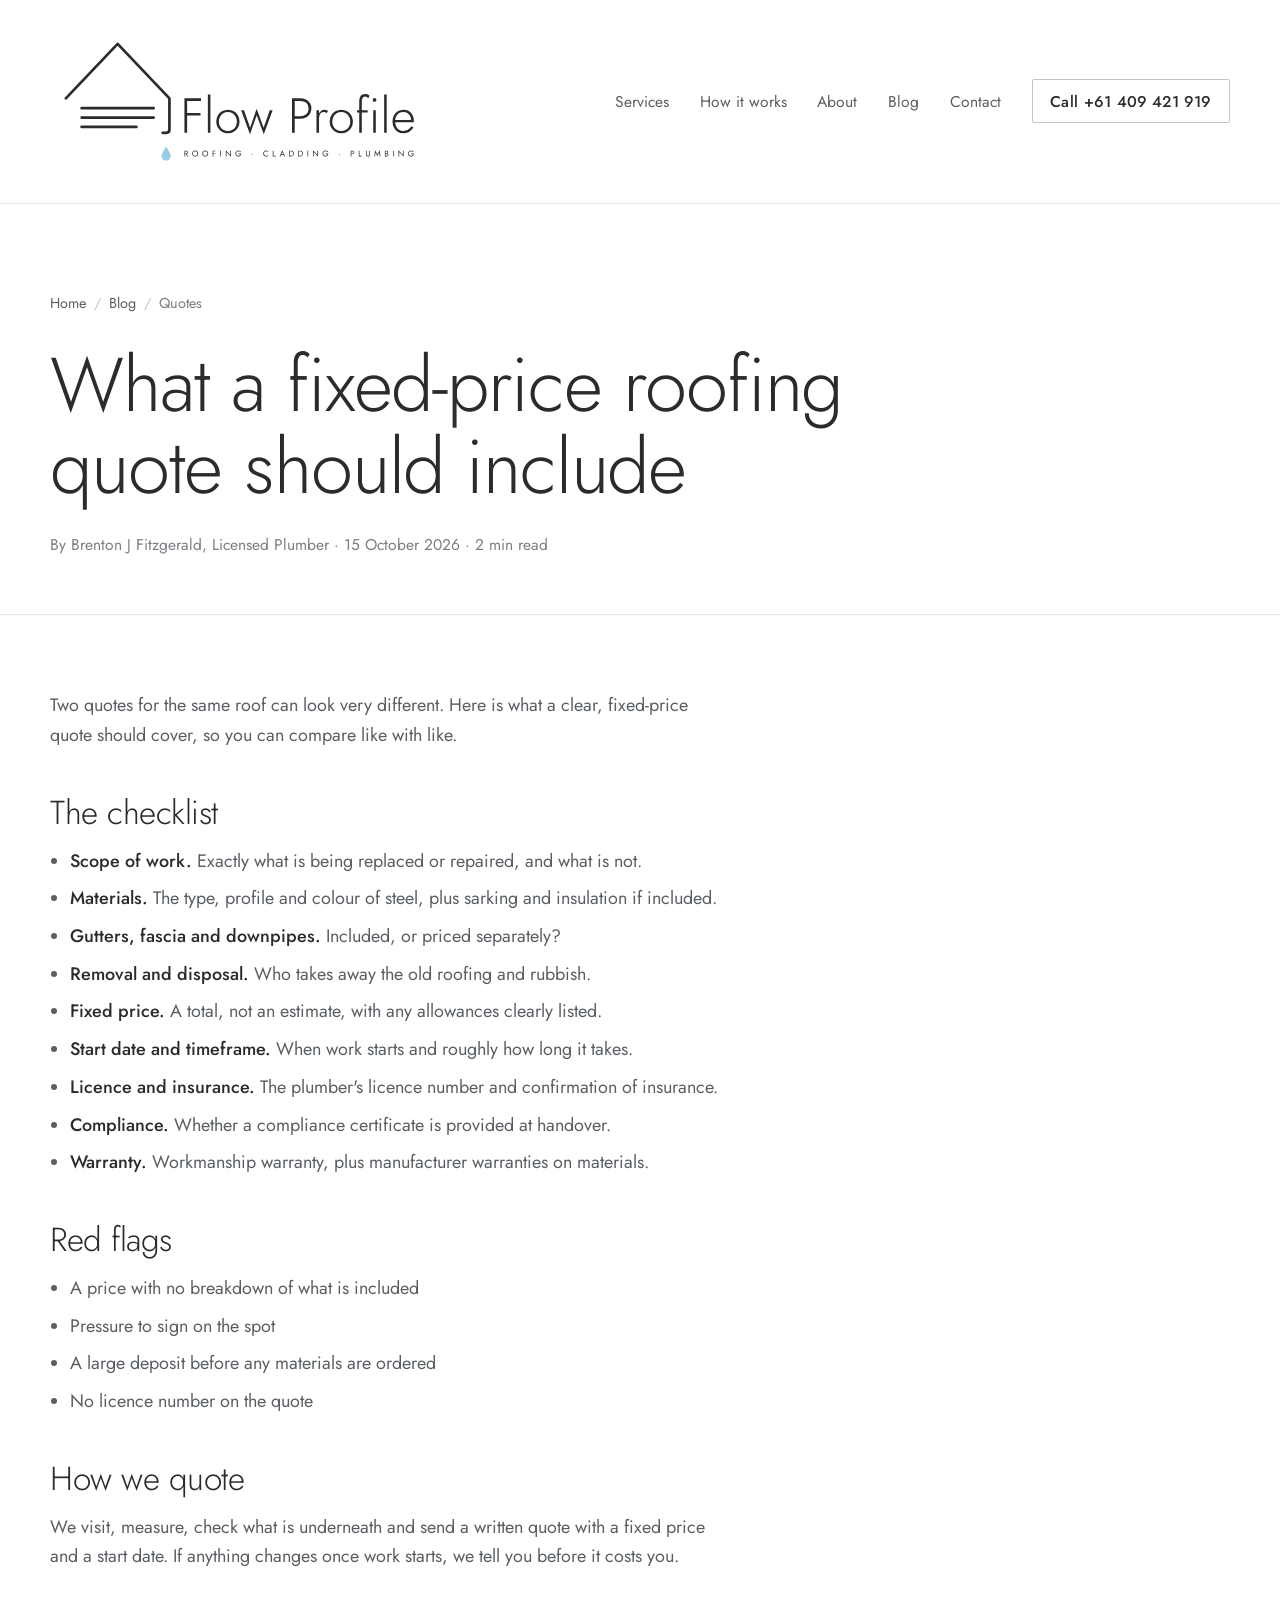
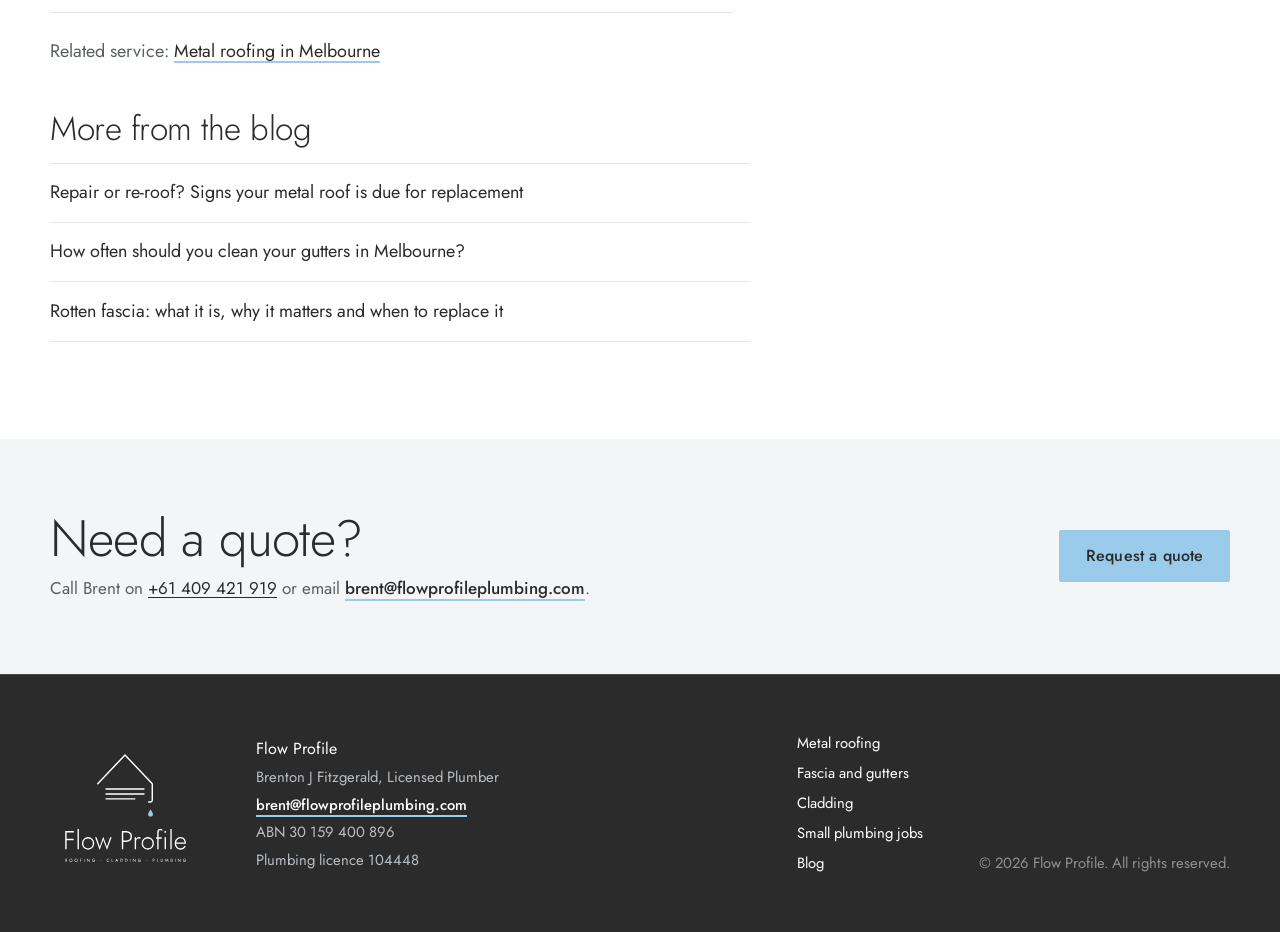
<file: blog/what-a-roofing-quote-should-include.html>
<!DOCTYPE html>
<html lang="en-AU">
<head>
  <meta charset="utf-8">
  <meta name="viewport" content="width=device-width, initial-scale=1">
  <title>What a fixed-price roofing quote should include | Flow Profile</title>
  <meta name="description" content="What to look for in a roofing, gutter or cladding quote, so you can compare quotes fairly and avoid surprises once the job starts.">
  <link rel="canonical" href="https://flowprofileplumbing.com/blog/what-a-roofing-quote-should-include.html">
  <meta name="robots" content="index, follow, max-image-preview:large">
  <meta property="og:site_name" content="Flow Profile">
  <meta property="og:locale" content="en_AU">
  <meta property="og:title" content="What a fixed-price roofing quote should include | Flow Profile">
  <meta property="og:description" content="What to look for in a roofing, gutter or cladding quote, so you can compare quotes fairly and avoid surprises once the job starts.">
  <meta property="og:url" content="https://flowprofileplumbing.com/blog/what-a-roofing-quote-should-include.html">
  <meta property="og:type" content="article">
  <meta property="og:image" content="https://flowprofileplumbing.com/images/cladding.jpg">
  <meta name="twitter:card" content="summary_large_image">
  <link rel="icon" href="../favicon.ico" sizes="any">
  <link rel="icon" href="../favicon.svg" type="image/svg+xml">
  <link rel="manifest" href="../site.webmanifest">
  <meta name="theme-color" content="#FFFFFF">
  <link rel="preconnect" href="https://fonts.googleapis.com">
  <link rel="preconnect" href="https://fonts.gstatic.com" crossorigin>
  <link href="https://fonts.googleapis.com/css2?family=Jost:wght@300;400;500&display=swap" rel="stylesheet">
  <link rel="stylesheet" href="../styles.css">
  <script type="application/ld+json">{"@context":"https://schema.org","@type":["Plumber","RoofingContractor"],"@id":"https://flowprofileplumbing.com/#business","name":"Flow Profile","url":"https://flowprofileplumbing.com/","telephone":"+61409421919","email":"brent@flowprofileplumbing.com","image":"https://flowprofileplumbing.com/images/cladding.jpg","logo":"https://flowprofileplumbing.com/images/logo-horizontal.svg","description":"Metal roofing, fascia, gutter and cladding specialist, plus small general plumbing jobs.","areaServed":{"@type":"City","name":"Melbourne"},"founder":{"@type":"Person","name":"Brenton J Fitzgerald","jobTitle":"Licensed Plumber"},"sameAs":["https://www.instagram.com/flowprofileplumbing"],"taxID":"30 159 400 896","hasOfferCatalog":{"@type":"OfferCatalog","name":"Services","itemListElement":[{"@type":"Offer","itemOffered":{"@type":"Service","name":"Metal roofing","url":"https://flowprofileplumbing.com/services/metal-roofing.html"}},{"@type":"Offer","itemOffered":{"@type":"Service","name":"Fascia and gutters","url":"https://flowprofileplumbing.com/services/fascia-and-gutters.html"}},{"@type":"Offer","itemOffered":{"@type":"Service","name":"Cladding","url":"https://flowprofileplumbing.com/services/cladding.html"}},{"@type":"Offer","itemOffered":{"@type":"Service","name":"Small plumbing jobs","url":"https://flowprofileplumbing.com/services/plumbing.html"}}]}}</script>
  <script type="application/ld+json">{"@context":"https://schema.org","@type":"BlogPosting","headline":"What a fixed-price roofing quote should include","description":"What to look for in a roofing, gutter or cladding quote, so you can compare quotes fairly and avoid surprises once the job starts.","datePublished":"2026-10-15","dateModified":"2026-10-15","author":{"@type":"Person","name":"Brenton J Fitzgerald","jobTitle":"Licensed Plumber"},"publisher":{"@id":"https://flowprofileplumbing.com/#business"},"mainEntityOfPage":"https://flowprofileplumbing.com/blog/what-a-roofing-quote-should-include.html","image":"https://flowprofileplumbing.com/images/cladding.jpg","wordCount":195,"inLanguage":"en-AU"}</script>
  <script type="application/ld+json">{"@context":"https://schema.org","@type":"BreadcrumbList","itemListElement":[{"@type":"ListItem","position":1,"name":"Home","item":"https://flowprofileplumbing.com/"},{"@type":"ListItem","position":2,"name":"Blog","item":"https://flowprofileplumbing.com/blog/"},{"@type":"ListItem","position":3,"name":"What a fixed-price roofing quote should include","item":"https://flowprofileplumbing.com/blog/what-a-roofing-quote-should-include.html"}]}</script>
  <meta property="article:published_time" content="2026-10-15">
</head>
<body>
<a class="skip" href="#main">Skip to content</a>
<header class="site-header">
  <div class="wrap header-row">
    <a class="brand" href="../index.html" aria-label="Flow Profile home">
      <img src="../images/logo-horizontal.svg" alt="Flow Profile: Roofing, Cladding, Plumbing" width="214" height="83">
    </a>
    <nav class="nav" id="nav" aria-label="Main">
      <a href="../index.html#services">Services</a>
      <a href="../index.html#process">How it works</a>
      <a href="../index.html#about">About</a>
      <a href="../blog/index.html">Blog</a>
      <a href="../index.html#contact">Contact</a>
      <a class="btn btn-outline nav-call" data-tel href="tel:+61409421919">Call <span data-site="phoneDisplay">+61 409 421 919</span></a>
    </nav>
    <button class="menu-toggle" aria-controls="nav" aria-expanded="false" aria-label="Open menu"><span></span><span></span><span></span></button>
  </div>
</header>
<main id="main">
<article>
<header class="page-hero">
  <div class="wrap">
    <nav aria-label="Breadcrumb"><ol class="crumbs"><li><a href="../index.html">Home</a></li><li><a href="../blog/index.html">Blog</a></li><li aria-current="page">Quotes</li></ol></nav>
    <h1>What a fixed-price roofing quote should include</h1>
    <p class="post-meta">By Brenton J Fitzgerald, Licensed Plumber · <time datetime="2026-10-15">15 October 2026</time> · 2 min read</p>
  </div>
</header>
<div class="wrap prose">
<p>Two quotes for the same roof can look very different. Here is what a clear, fixed-price quote should cover, so you can compare like with like.</p>
<h2>The checklist</h2>
<ul><li><strong>Scope of work.</strong> Exactly what is being replaced or repaired, and what is not.</li><li><strong>Materials.</strong> The type, profile and colour of steel, plus sarking and insulation if included.</li><li><strong>Gutters, fascia and downpipes.</strong> Included, or priced separately?</li><li><strong>Removal and disposal.</strong> Who takes away the old roofing and rubbish.</li><li><strong>Fixed price.</strong> A total, not an estimate, with any allowances clearly listed.</li><li><strong>Start date and timeframe.</strong> When work starts and roughly how long it takes.</li><li><strong>Licence and insurance.</strong> The plumber's licence number and confirmation of insurance.</li><li><strong>Compliance.</strong> Whether a compliance certificate is provided at handover.</li><li><strong>Warranty.</strong> Workmanship warranty, plus manufacturer warranties on materials.</li></ul>
<h2>Red flags</h2>
<ul><li>A price with no breakdown of what is included</li><li>Pressure to sign on the spot</li><li>A large deposit before any materials are ordered</li><li>No licence number on the quote</li></ul>
<h2>How we quote</h2>
<p>We visit, measure, check what is underneath and send a written quote with a fixed price and a start date. If anything changes once work starts, we tell you before it costs you.</p>
<p class="post-service">Related service: <a href="../services/metal-roofing.html">Metal roofing in Melbourne</a></p>
<h2>More from the blog</h2>
<ul class="related">
<li><a href="repair-or-re-roof.html">Repair or re-roof? Signs your metal roof is due for replacement</a></li>
<li><a href="how-often-to-clean-gutters.html">How often should you clean your gutters in Melbourne?</a></li>
<li><a href="rotten-fascia.html">Rotten fascia: what it is, why it matters and when to replace it</a></li>
</ul>
</div>
</article>
<section class="cta-band">
  <div class="wrap">
    <div>
      <h2>Need a quote?</h2>
      <p>Call Brent on <a data-tel href="tel:+61409421919">+61 409 421 919</a> or email <a class="email-link" data-mail href="mailto:brent@flowprofileplumbing.com">brent@flowprofileplumbing.com</a>.</p>
    </div>
    <a class="btn btn-primary" href="../index.html#contact">Request a quote</a>
  </div>
</section>
</main>
<footer class="site-footer">
  <div class="wrap footer-grid">
    <img src="../images/logo-stacked-white.svg" alt="Flow Profile" class="footer-logo" width="140" height="125" loading="lazy">
    <div class="footer-meta">
      <p>Flow Profile</p>
      <p>Brenton J Fitzgerald, Licensed Plumber</p>
      <p><a class="email-link" data-mail href="mailto:brent@flowprofileplumbing.com">brent@flowprofileplumbing.com</a></p>
      <p>ABN 30 159 400 896</p>
      <p>Plumbing licence 104448</p>
    </div>
    <nav class="footer-links" aria-label="Footer">
      <a href="../services/metal-roofing.html">Metal roofing</a>
      <a href="../services/fascia-and-gutters.html">Fascia and gutters</a>
      <a href="../services/cladding.html">Cladding</a>
      <a href="../services/plumbing.html">Small plumbing jobs</a>
      <a href="../blog/index.html">Blog</a>
    </nav>
    <p class="footer-copy">&copy; <span id="year">2026</span> Flow Profile. All rights reserved.</p>
  </div>
</footer>
<a class="quote-pop" href="../index.html#contact" aria-label="Need a quote? Go to the quote form">
  <span class="quote-pop-text">Need a quote?</span>
  <span class="quote-pop-btn">Yes</span>
</a>
<script src="../config.js"></script>
<script src="../script.js"></script>
</body>
</html>
</file>
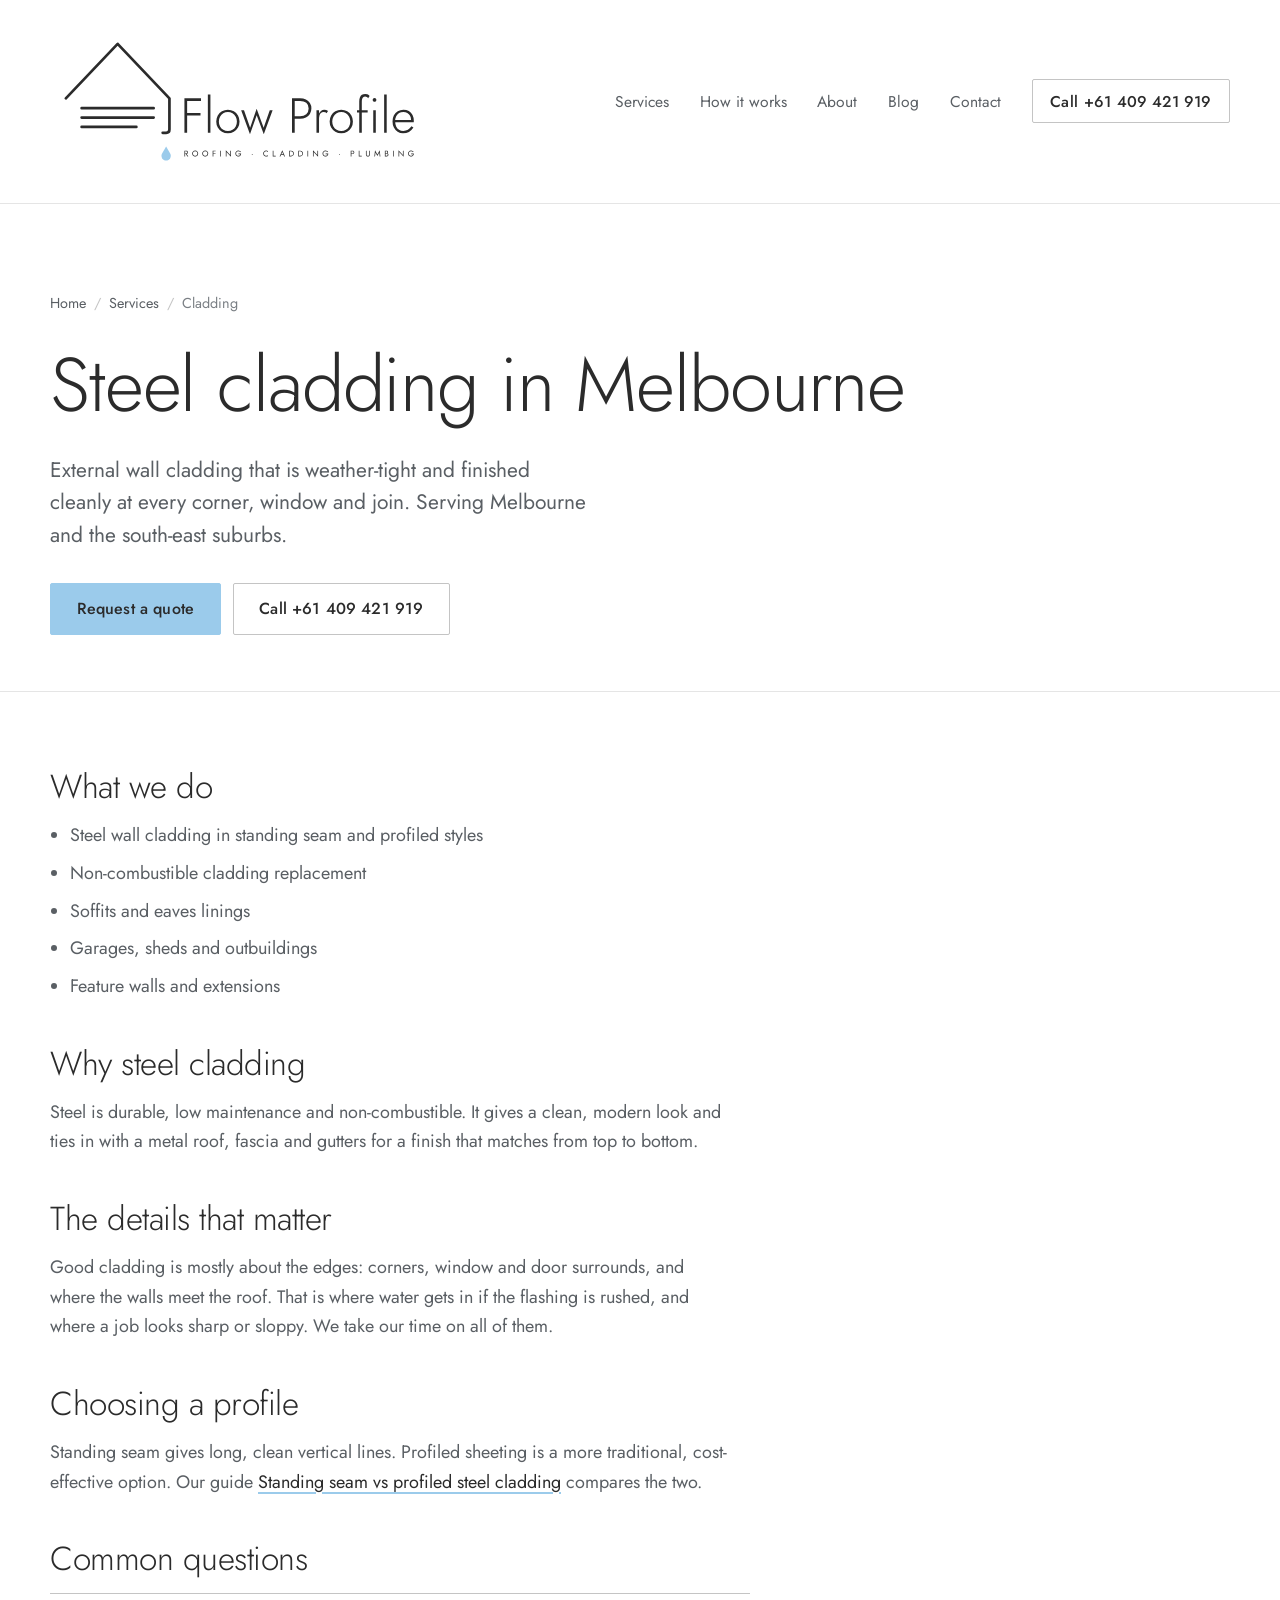
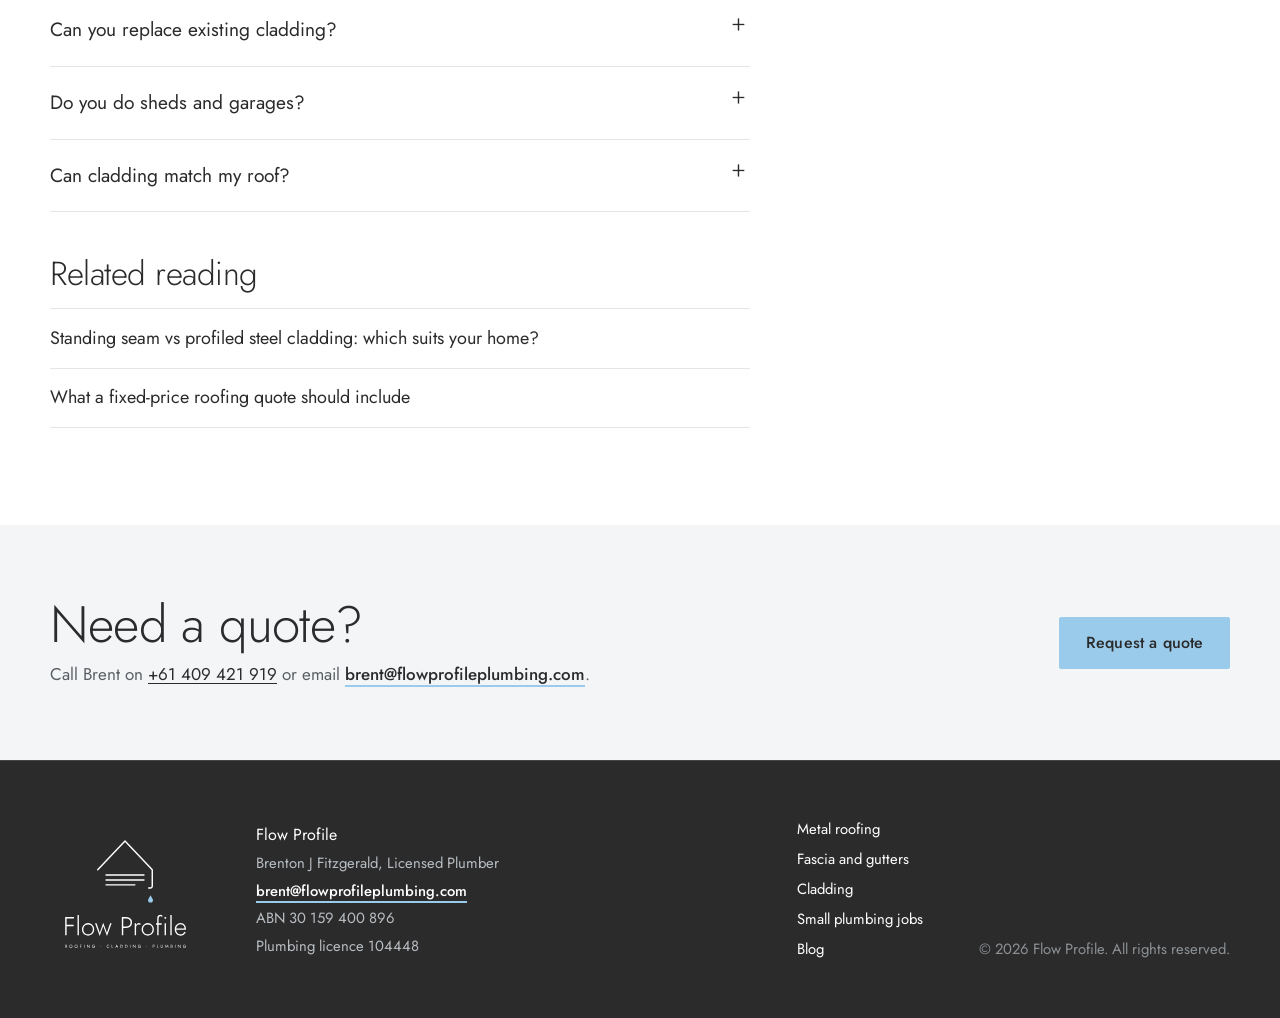
<file: services/cladding.html>
<!DOCTYPE html>
<html lang="en-AU">
<head>
  <meta charset="utf-8">
  <meta name="viewport" content="width=device-width, initial-scale=1">
  <title>Steel Cladding Melbourne | Wall Cladding Installation | Flow Profile</title>
  <meta name="description" content="Steel wall cladding in Melbourne. Standing seam and profiled cladding, non-combustible cladding replacement, soffits and eaves linings, garages and sheds.">
  <link rel="canonical" href="https://flowprofileplumbing.com/services/cladding.html">
  <meta name="robots" content="index, follow, max-image-preview:large">
  <meta property="og:site_name" content="Flow Profile">
  <meta property="og:locale" content="en_AU">
  <meta property="og:title" content="Steel Cladding Melbourne | Wall Cladding Installation | Flow Profile">
  <meta property="og:description" content="Steel wall cladding in Melbourne. Standing seam and profiled cladding, non-combustible cladding replacement, soffits and eaves linings, garages and sheds.">
  <meta property="og:url" content="https://flowprofileplumbing.com/services/cladding.html">
  <meta property="og:type" content="website">
  <meta property="og:image" content="https://flowprofileplumbing.com/images/cladding.jpg">
  <meta name="twitter:card" content="summary_large_image">
  <link rel="icon" href="../favicon.ico" sizes="any">
  <link rel="icon" href="../favicon.svg" type="image/svg+xml">
  <link rel="manifest" href="../site.webmanifest">
  <meta name="theme-color" content="#FFFFFF">
  <link rel="preconnect" href="https://fonts.googleapis.com">
  <link rel="preconnect" href="https://fonts.gstatic.com" crossorigin>
  <link href="https://fonts.googleapis.com/css2?family=Jost:wght@300;400;500&display=swap" rel="stylesheet">
  <link rel="stylesheet" href="../styles.css">
  <script type="application/ld+json">{"@context":"https://schema.org","@type":["Plumber","RoofingContractor"],"@id":"https://flowprofileplumbing.com/#business","name":"Flow Profile","url":"https://flowprofileplumbing.com/","telephone":"+61409421919","email":"brent@flowprofileplumbing.com","image":"https://flowprofileplumbing.com/images/cladding.jpg","logo":"https://flowprofileplumbing.com/images/logo-horizontal.svg","description":"Metal roofing, fascia, gutter and cladding specialist, plus small general plumbing jobs.","areaServed":{"@type":"City","name":"Melbourne"},"founder":{"@type":"Person","name":"Brenton J Fitzgerald","jobTitle":"Licensed Plumber"},"sameAs":["https://www.instagram.com/flowprofileplumbing"],"taxID":"30 159 400 896","hasOfferCatalog":{"@type":"OfferCatalog","name":"Services","itemListElement":[{"@type":"Offer","itemOffered":{"@type":"Service","name":"Metal roofing","url":"https://flowprofileplumbing.com/services/metal-roofing.html"}},{"@type":"Offer","itemOffered":{"@type":"Service","name":"Fascia and gutters","url":"https://flowprofileplumbing.com/services/fascia-and-gutters.html"}},{"@type":"Offer","itemOffered":{"@type":"Service","name":"Cladding","url":"https://flowprofileplumbing.com/services/cladding.html"}},{"@type":"Offer","itemOffered":{"@type":"Service","name":"Small plumbing jobs","url":"https://flowprofileplumbing.com/services/plumbing.html"}}]}}</script>
  <script type="application/ld+json">{"@context":"https://schema.org","@type":"Service","name":"Cladding","serviceType":"Cladding","provider":{"@id":"https://flowprofileplumbing.com/#business"},"areaServed":{"@type":"City","name":"Melbourne"},"url":"https://flowprofileplumbing.com/services/cladding.html","description":"Steel wall cladding in Melbourne. Standing seam and profiled cladding, non-combustible cladding replacement, soffits and eaves linings, garages and sheds."}</script>
  <script type="application/ld+json">{"@context":"https://schema.org","@type":"FAQPage","mainEntity":[{"@type":"Question","name":"Can you replace existing cladding?","acceptedAnswer":{"@type":"Answer","text":"Yes, including replacing older cladding with a non-combustible steel system."}},{"@type":"Question","name":"Do you do sheds and garages?","acceptedAnswer":{"@type":"Answer","text":"Yes. Steel cladding suits garages, sheds and outbuildings well."}},{"@type":"Question","name":"Can cladding match my roof?","acceptedAnswer":{"@type":"Answer","text":"Yes. Using the same steel colours across roof, fascia, gutters and walls gives a consistent finish."}}]}</script>
  <script type="application/ld+json">{"@context":"https://schema.org","@type":"BreadcrumbList","itemListElement":[{"@type":"ListItem","position":1,"name":"Home","item":"https://flowprofileplumbing.com/"},{"@type":"ListItem","position":2,"name":"Services","item":"https://flowprofileplumbing.com/#services"},{"@type":"ListItem","position":3,"name":"Cladding","item":"https://flowprofileplumbing.com/services/cladding.html"}]}</script>
</head>
<body>
<a class="skip" href="#main">Skip to content</a>
<header class="site-header">
  <div class="wrap header-row">
    <a class="brand" href="../index.html" aria-label="Flow Profile home">
      <img src="../images/logo-horizontal.svg" alt="Flow Profile: Roofing, Cladding, Plumbing" width="214" height="83">
    </a>
    <nav class="nav" id="nav" aria-label="Main">
      <a href="../index.html#services">Services</a>
      <a href="../index.html#process">How it works</a>
      <a href="../index.html#about">About</a>
      <a href="../blog/index.html">Blog</a>
      <a href="../index.html#contact">Contact</a>
      <a class="btn btn-outline nav-call" data-tel href="tel:+61409421919">Call <span data-site="phoneDisplay">+61 409 421 919</span></a>
    </nav>
    <button class="menu-toggle" aria-controls="nav" aria-expanded="false" aria-label="Open menu"><span></span><span></span><span></span></button>
  </div>
</header>
<main id="main">
<section class="page-hero">
  <div class="wrap">
    <nav aria-label="Breadcrumb"><ol class="crumbs"><li><a href="../index.html">Home</a></li><li><a href="../index.html#services">Services</a></li><li aria-current="page">Cladding</li></ol></nav>
    <h1>Steel cladding in Melbourne</h1>
    <p class="lead">External wall cladding that is weather-tight and finished cleanly at every corner, window and join. Serving Melbourne and the south-east suburbs.</p>
    <div class="actions">
      <a class="btn btn-primary" href="../index.html#contact">Request a quote</a>
      <a class="btn btn-ghost" data-tel href="tel:+61409421919">Call +61 409 421 919</a>
    </div>
  </div>
</section>
<section class="wrap prose">
<h2>What we do</h2>
<ul><li>Steel wall cladding in standing seam and profiled styles</li><li>Non-combustible cladding replacement</li><li>Soffits and eaves linings</li><li>Garages, sheds and outbuildings</li><li>Feature walls and extensions</li></ul>
<h2>Why steel cladding</h2>
<p>Steel is durable, low maintenance and non-combustible. It gives a clean, modern look and ties in with a metal roof, fascia and gutters for a finish that matches from top to bottom.</p>
<h2>The details that matter</h2>
<p>Good cladding is mostly about the edges: corners, window and door surrounds, and where the walls meet the roof. That is where water gets in if the flashing is rushed, and where a job looks sharp or sloppy. We take our time on all of them.</p>
<h2>Choosing a profile</h2>
<p>Standing seam gives long, clean vertical lines. Profiled sheeting is a more traditional, cost-effective option. Our guide <a href="../blog/standing-seam-vs-profiled-cladding.html">Standing seam vs profiled steel cladding</a> compares the two.</p>
<h2>Common questions</h2>
<div class="faq">
<details><summary>Can you replace existing cladding?</summary><p>Yes, including replacing older cladding with a non-combustible steel system.</p></details>
<details><summary>Do you do sheds and garages?</summary><p>Yes. Steel cladding suits garages, sheds and outbuildings well.</p></details>
<details><summary>Can cladding match my roof?</summary><p>Yes. Using the same steel colours across roof, fascia, gutters and walls gives a consistent finish.</p></details>
</div>
<h2>Related reading</h2>
<ul class="related">
<li><a href="../blog/standing-seam-vs-profiled-cladding.html">Standing seam vs profiled steel cladding: which suits your home?</a></li>
<li><a href="../blog/what-a-roofing-quote-should-include.html">What a fixed-price roofing quote should include</a></li>
</ul>
</section>
<section class="cta-band">
  <div class="wrap">
    <div>
      <h2>Need a quote?</h2>
      <p>Call Brent on <a data-tel href="tel:+61409421919">+61 409 421 919</a> or email <a class="email-link" data-mail href="mailto:brent@flowprofileplumbing.com">brent@flowprofileplumbing.com</a>.</p>
    </div>
    <a class="btn btn-primary" href="../index.html#contact">Request a quote</a>
  </div>
</section>
</main>
<footer class="site-footer">
  <div class="wrap footer-grid">
    <img src="../images/logo-stacked-white.svg" alt="Flow Profile" class="footer-logo" width="140" height="125" loading="lazy">
    <div class="footer-meta">
      <p>Flow Profile</p>
      <p>Brenton J Fitzgerald, Licensed Plumber</p>
      <p><a class="email-link" data-mail href="mailto:brent@flowprofileplumbing.com">brent@flowprofileplumbing.com</a></p>
      <p>ABN 30 159 400 896</p>
      <p>Plumbing licence 104448</p>
    </div>
    <nav class="footer-links" aria-label="Footer">
      <a href="../services/metal-roofing.html">Metal roofing</a>
      <a href="../services/fascia-and-gutters.html">Fascia and gutters</a>
      <a href="../services/cladding.html">Cladding</a>
      <a href="../services/plumbing.html">Small plumbing jobs</a>
      <a href="../blog/index.html">Blog</a>
    </nav>
    <p class="footer-copy">&copy; <span id="year">2026</span> Flow Profile. All rights reserved.</p>
  </div>
</footer>
<a class="quote-pop" href="../index.html#contact" aria-label="Need a quote? Go to the quote form">
  <span class="quote-pop-text">Need a quote?</span>
  <span class="quote-pop-btn">Yes</span>
</a>
<script src="../config.js"></script>
<script src="../script.js"></script>
</body>
</html>
</file>
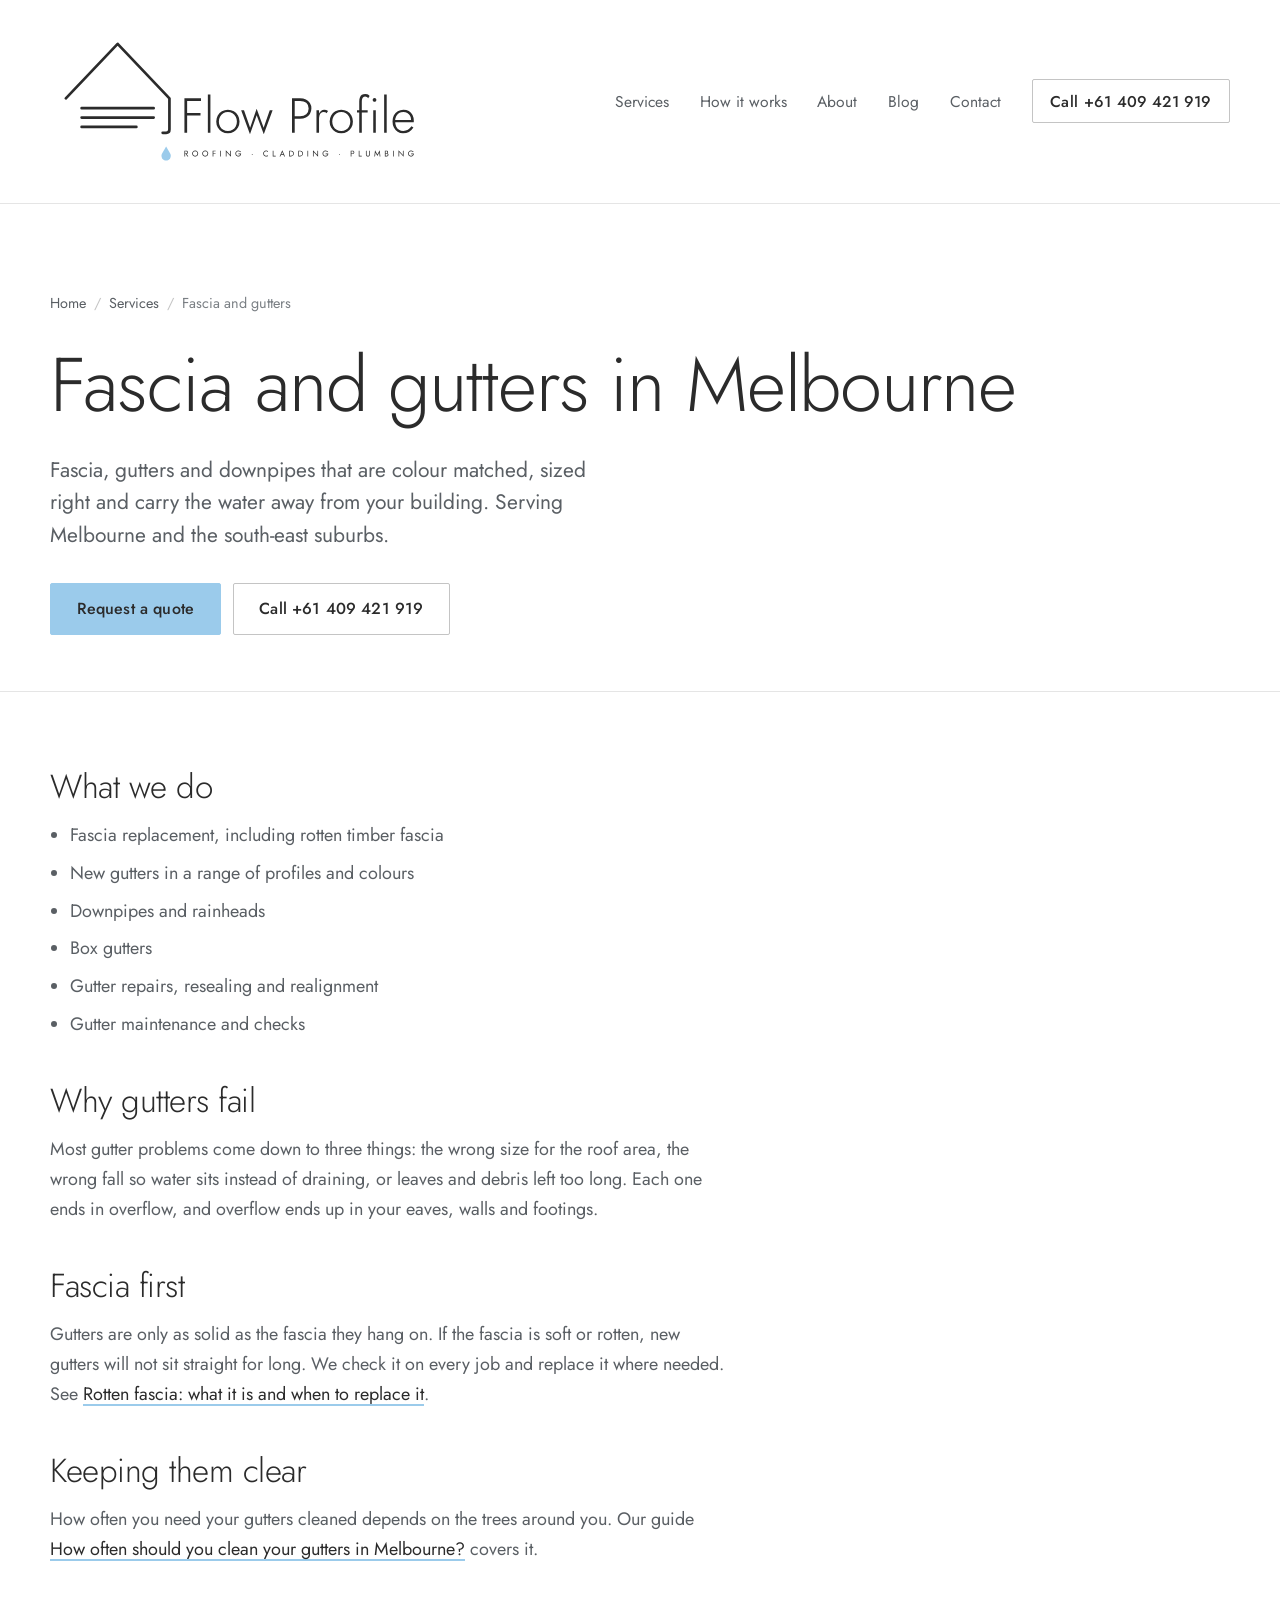
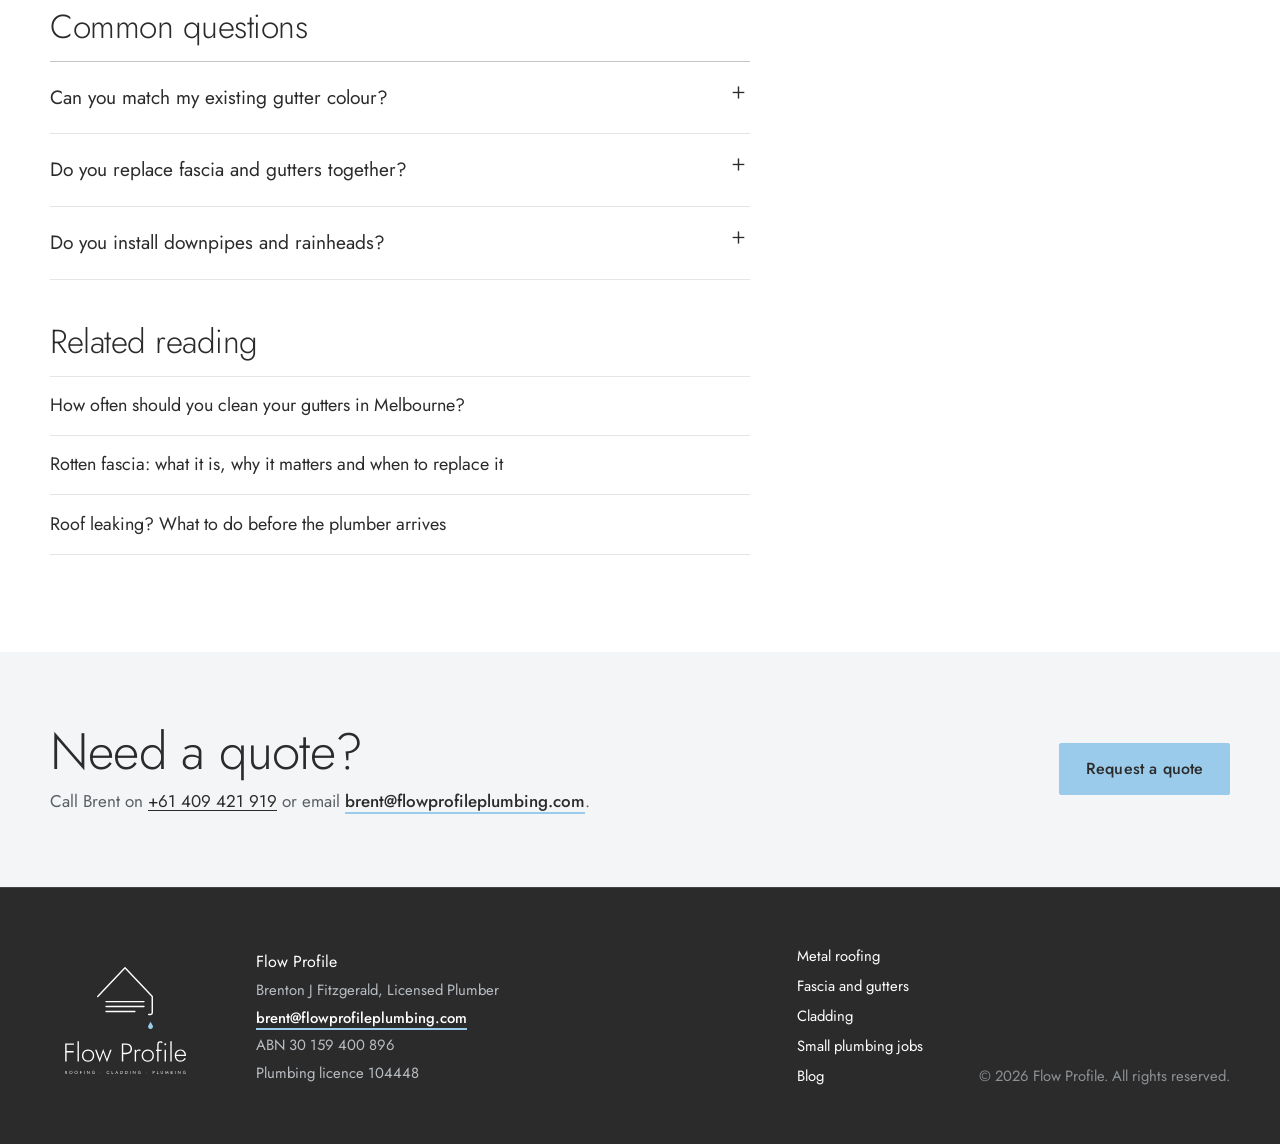
<file: services/fascia-and-gutters.html>
<!DOCTYPE html>
<html lang="en-AU">
<head>
  <meta charset="utf-8">
  <meta name="viewport" content="width=device-width, initial-scale=1">
  <title>Gutters and Fascia Melbourne | Replacement and Repairs | Flow Profile</title>
  <meta name="description" content="Gutter replacement, fascia replacement, downpipes, rainheads and box gutters in Melbourne. Colour matched, sized right and installed by a licensed plumber.">
  <link rel="canonical" href="https://flowprofileplumbing.com/services/fascia-and-gutters.html">
  <meta name="robots" content="index, follow, max-image-preview:large">
  <meta property="og:site_name" content="Flow Profile">
  <meta property="og:locale" content="en_AU">
  <meta property="og:title" content="Gutters and Fascia Melbourne | Replacement and Repairs | Flow Profile">
  <meta property="og:description" content="Gutter replacement, fascia replacement, downpipes, rainheads and box gutters in Melbourne. Colour matched, sized right and installed by a licensed plumber.">
  <meta property="og:url" content="https://flowprofileplumbing.com/services/fascia-and-gutters.html">
  <meta property="og:type" content="website">
  <meta property="og:image" content="https://flowprofileplumbing.com/images/cladding.jpg">
  <meta name="twitter:card" content="summary_large_image">
  <link rel="icon" href="../favicon.ico" sizes="any">
  <link rel="icon" href="../favicon.svg" type="image/svg+xml">
  <link rel="manifest" href="../site.webmanifest">
  <meta name="theme-color" content="#FFFFFF">
  <link rel="preconnect" href="https://fonts.googleapis.com">
  <link rel="preconnect" href="https://fonts.gstatic.com" crossorigin>
  <link href="https://fonts.googleapis.com/css2?family=Jost:wght@300;400;500&display=swap" rel="stylesheet">
  <link rel="stylesheet" href="../styles.css">
  <script type="application/ld+json">{"@context":"https://schema.org","@type":["Plumber","RoofingContractor"],"@id":"https://flowprofileplumbing.com/#business","name":"Flow Profile","url":"https://flowprofileplumbing.com/","telephone":"+61409421919","email":"brent@flowprofileplumbing.com","image":"https://flowprofileplumbing.com/images/cladding.jpg","logo":"https://flowprofileplumbing.com/images/logo-horizontal.svg","description":"Metal roofing, fascia, gutter and cladding specialist, plus small general plumbing jobs.","areaServed":{"@type":"City","name":"Melbourne"},"founder":{"@type":"Person","name":"Brenton J Fitzgerald","jobTitle":"Licensed Plumber"},"sameAs":["https://www.instagram.com/flowprofileplumbing"],"taxID":"30 159 400 896","hasOfferCatalog":{"@type":"OfferCatalog","name":"Services","itemListElement":[{"@type":"Offer","itemOffered":{"@type":"Service","name":"Metal roofing","url":"https://flowprofileplumbing.com/services/metal-roofing.html"}},{"@type":"Offer","itemOffered":{"@type":"Service","name":"Fascia and gutters","url":"https://flowprofileplumbing.com/services/fascia-and-gutters.html"}},{"@type":"Offer","itemOffered":{"@type":"Service","name":"Cladding","url":"https://flowprofileplumbing.com/services/cladding.html"}},{"@type":"Offer","itemOffered":{"@type":"Service","name":"Small plumbing jobs","url":"https://flowprofileplumbing.com/services/plumbing.html"}}]}}</script>
  <script type="application/ld+json">{"@context":"https://schema.org","@type":"Service","name":"Fascia and gutters","serviceType":"Fascia and gutters","provider":{"@id":"https://flowprofileplumbing.com/#business"},"areaServed":{"@type":"City","name":"Melbourne"},"url":"https://flowprofileplumbing.com/services/fascia-and-gutters.html","description":"Gutter replacement, fascia replacement, downpipes, rainheads and box gutters in Melbourne. Colour matched, sized right and installed by a licensed plumber."}</script>
  <script type="application/ld+json">{"@context":"https://schema.org","@type":"FAQPage","mainEntity":[{"@type":"Question","name":"Can you match my existing gutter colour?","acceptedAnswer":{"@type":"Answer","text":"Usually, yes. Steel gutters come in a wide range of standard colours, and we will match or complement your roof and trim."}},{"@type":"Question","name":"Do you replace fascia and gutters together?","acceptedAnswer":{"@type":"Answer","text":"Often it makes sense to, because the gutters are fixed to the fascia. We will tell you if the fascia is sound enough to keep."}},{"@type":"Question","name":"Do you install downpipes and rainheads?","acceptedAnswer":{"@type":"Answer","text":"Yes, along with box gutters and connections to stormwater."}}]}</script>
  <script type="application/ld+json">{"@context":"https://schema.org","@type":"BreadcrumbList","itemListElement":[{"@type":"ListItem","position":1,"name":"Home","item":"https://flowprofileplumbing.com/"},{"@type":"ListItem","position":2,"name":"Services","item":"https://flowprofileplumbing.com/#services"},{"@type":"ListItem","position":3,"name":"Fascia and gutters","item":"https://flowprofileplumbing.com/services/fascia-and-gutters.html"}]}</script>
</head>
<body>
<a class="skip" href="#main">Skip to content</a>
<header class="site-header">
  <div class="wrap header-row">
    <a class="brand" href="../index.html" aria-label="Flow Profile home">
      <img src="../images/logo-horizontal.svg" alt="Flow Profile: Roofing, Cladding, Plumbing" width="214" height="83">
    </a>
    <nav class="nav" id="nav" aria-label="Main">
      <a href="../index.html#services">Services</a>
      <a href="../index.html#process">How it works</a>
      <a href="../index.html#about">About</a>
      <a href="../blog/index.html">Blog</a>
      <a href="../index.html#contact">Contact</a>
      <a class="btn btn-outline nav-call" data-tel href="tel:+61409421919">Call <span data-site="phoneDisplay">+61 409 421 919</span></a>
    </nav>
    <button class="menu-toggle" aria-controls="nav" aria-expanded="false" aria-label="Open menu"><span></span><span></span><span></span></button>
  </div>
</header>
<main id="main">
<section class="page-hero">
  <div class="wrap">
    <nav aria-label="Breadcrumb"><ol class="crumbs"><li><a href="../index.html">Home</a></li><li><a href="../index.html#services">Services</a></li><li aria-current="page">Fascia and gutters</li></ol></nav>
    <h1>Fascia and gutters in Melbourne</h1>
    <p class="lead">Fascia, gutters and downpipes that are colour matched, sized right and carry the water away from your building. Serving Melbourne and the south-east suburbs.</p>
    <div class="actions">
      <a class="btn btn-primary" href="../index.html#contact">Request a quote</a>
      <a class="btn btn-ghost" data-tel href="tel:+61409421919">Call +61 409 421 919</a>
    </div>
  </div>
</section>
<section class="wrap prose">
<h2>What we do</h2>
<ul><li>Fascia replacement, including rotten timber fascia</li><li>New gutters in a range of profiles and colours</li><li>Downpipes and rainheads</li><li>Box gutters</li><li>Gutter repairs, resealing and realignment</li><li>Gutter maintenance and checks</li></ul>
<h2>Why gutters fail</h2>
<p>Most gutter problems come down to three things: the wrong size for the roof area, the wrong fall so water sits instead of draining, or leaves and debris left too long. Each one ends in overflow, and overflow ends up in your eaves, walls and footings.</p>
<h2>Fascia first</h2>
<p>Gutters are only as solid as the fascia they hang on. If the fascia is soft or rotten, new gutters will not sit straight for long. We check it on every job and replace it where needed. See <a href="../blog/rotten-fascia.html">Rotten fascia: what it is and when to replace it</a>.</p>
<h2>Keeping them clear</h2>
<p>How often you need your gutters cleaned depends on the trees around you. Our guide <a href="../blog/how-often-to-clean-gutters.html">How often should you clean your gutters in Melbourne?</a> covers it.</p>
<h2>Common questions</h2>
<div class="faq">
<details><summary>Can you match my existing gutter colour?</summary><p>Usually, yes. Steel gutters come in a wide range of standard colours, and we will match or complement your roof and trim.</p></details>
<details><summary>Do you replace fascia and gutters together?</summary><p>Often it makes sense to, because the gutters are fixed to the fascia. We will tell you if the fascia is sound enough to keep.</p></details>
<details><summary>Do you install downpipes and rainheads?</summary><p>Yes, along with box gutters and connections to stormwater.</p></details>
</div>
<h2>Related reading</h2>
<ul class="related">
<li><a href="../blog/how-often-to-clean-gutters.html">How often should you clean your gutters in Melbourne?</a></li>
<li><a href="../blog/rotten-fascia.html">Rotten fascia: what it is, why it matters and when to replace it</a></li>
<li><a href="../blog/roof-leak-what-to-do.html">Roof leaking? What to do before the plumber arrives</a></li>
</ul>
</section>
<section class="cta-band">
  <div class="wrap">
    <div>
      <h2>Need a quote?</h2>
      <p>Call Brent on <a data-tel href="tel:+61409421919">+61 409 421 919</a> or email <a class="email-link" data-mail href="mailto:brent@flowprofileplumbing.com">brent@flowprofileplumbing.com</a>.</p>
    </div>
    <a class="btn btn-primary" href="../index.html#contact">Request a quote</a>
  </div>
</section>
</main>
<footer class="site-footer">
  <div class="wrap footer-grid">
    <img src="../images/logo-stacked-white.svg" alt="Flow Profile" class="footer-logo" width="140" height="125" loading="lazy">
    <div class="footer-meta">
      <p>Flow Profile</p>
      <p>Brenton J Fitzgerald, Licensed Plumber</p>
      <p><a class="email-link" data-mail href="mailto:brent@flowprofileplumbing.com">brent@flowprofileplumbing.com</a></p>
      <p>ABN 30 159 400 896</p>
      <p>Plumbing licence 104448</p>
    </div>
    <nav class="footer-links" aria-label="Footer">
      <a href="../services/metal-roofing.html">Metal roofing</a>
      <a href="../services/fascia-and-gutters.html">Fascia and gutters</a>
      <a href="../services/cladding.html">Cladding</a>
      <a href="../services/plumbing.html">Small plumbing jobs</a>
      <a href="../blog/index.html">Blog</a>
    </nav>
    <p class="footer-copy">&copy; <span id="year">2026</span> Flow Profile. All rights reserved.</p>
  </div>
</footer>
<a class="quote-pop" href="../index.html#contact" aria-label="Need a quote? Go to the quote form">
  <span class="quote-pop-text">Need a quote?</span>
  <span class="quote-pop-btn">Yes</span>
</a>
<script src="../config.js"></script>
<script src="../script.js"></script>
</body>
</html>
</file>
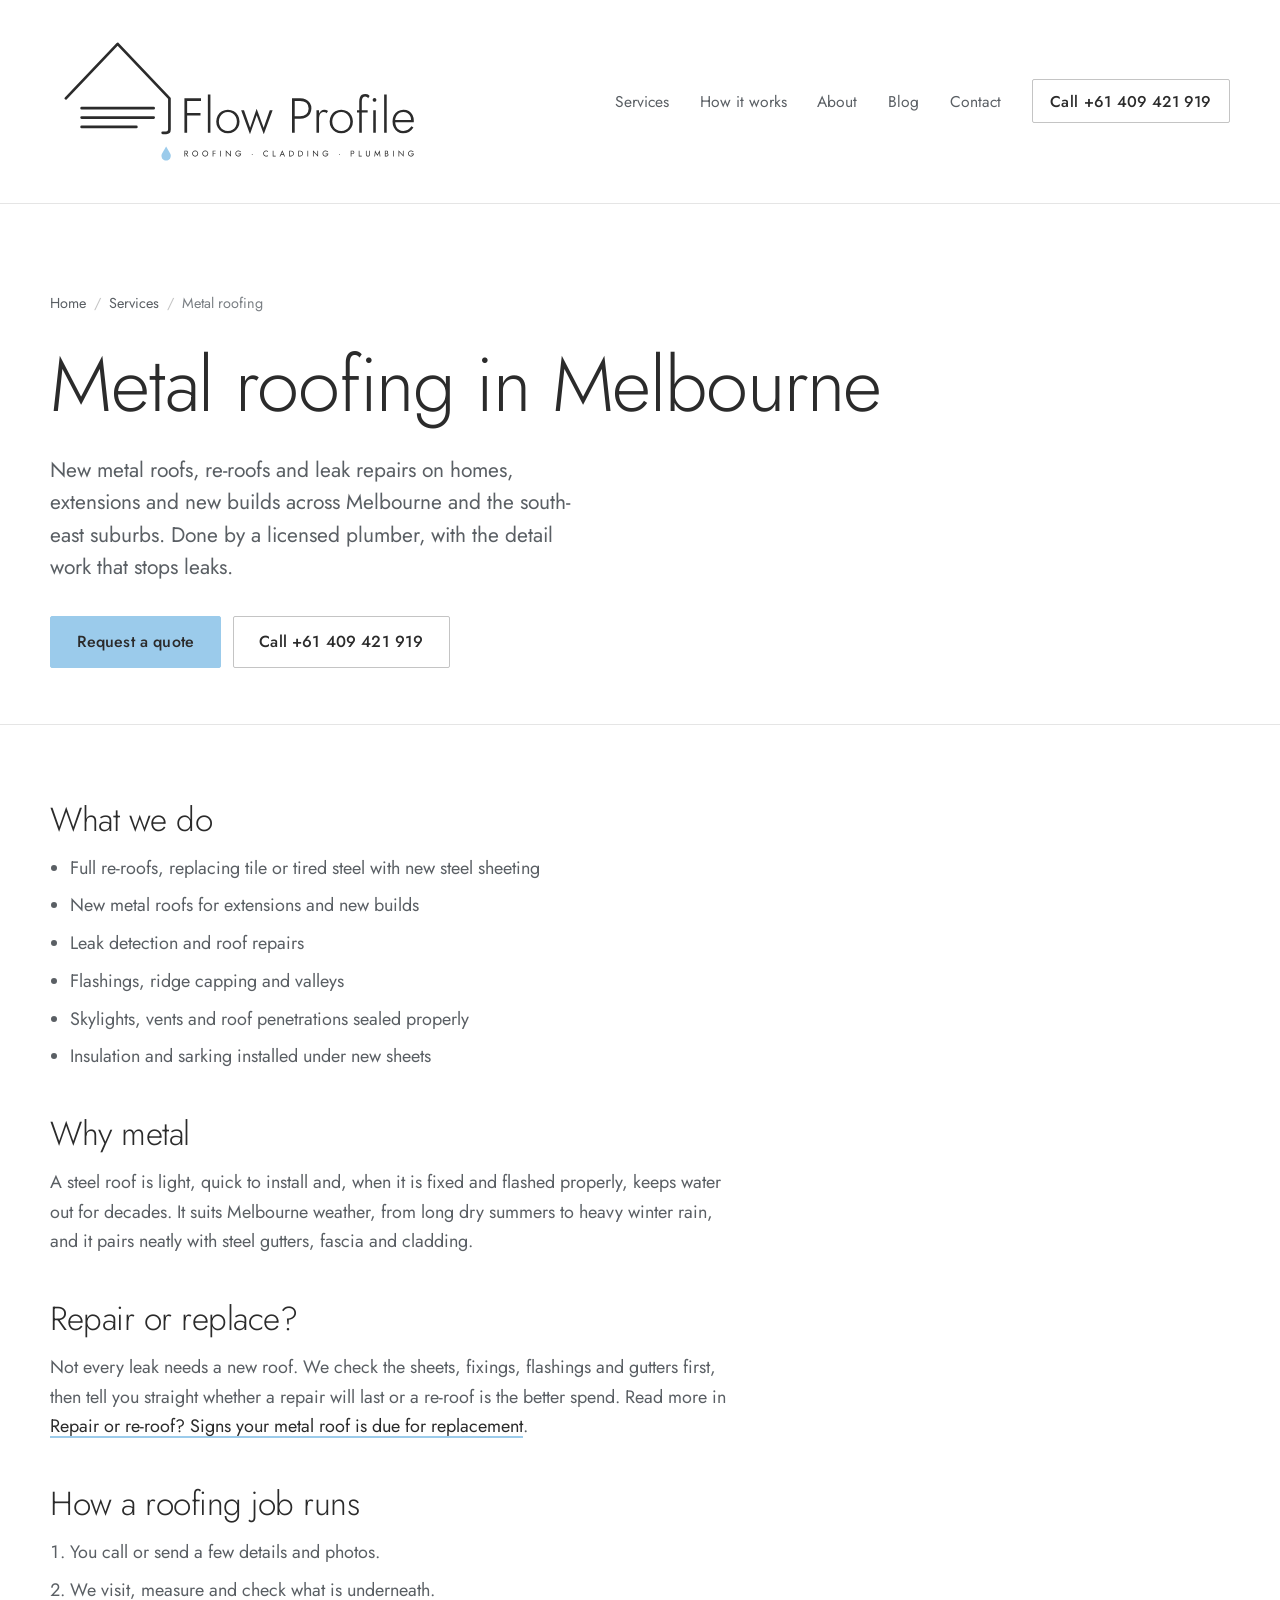
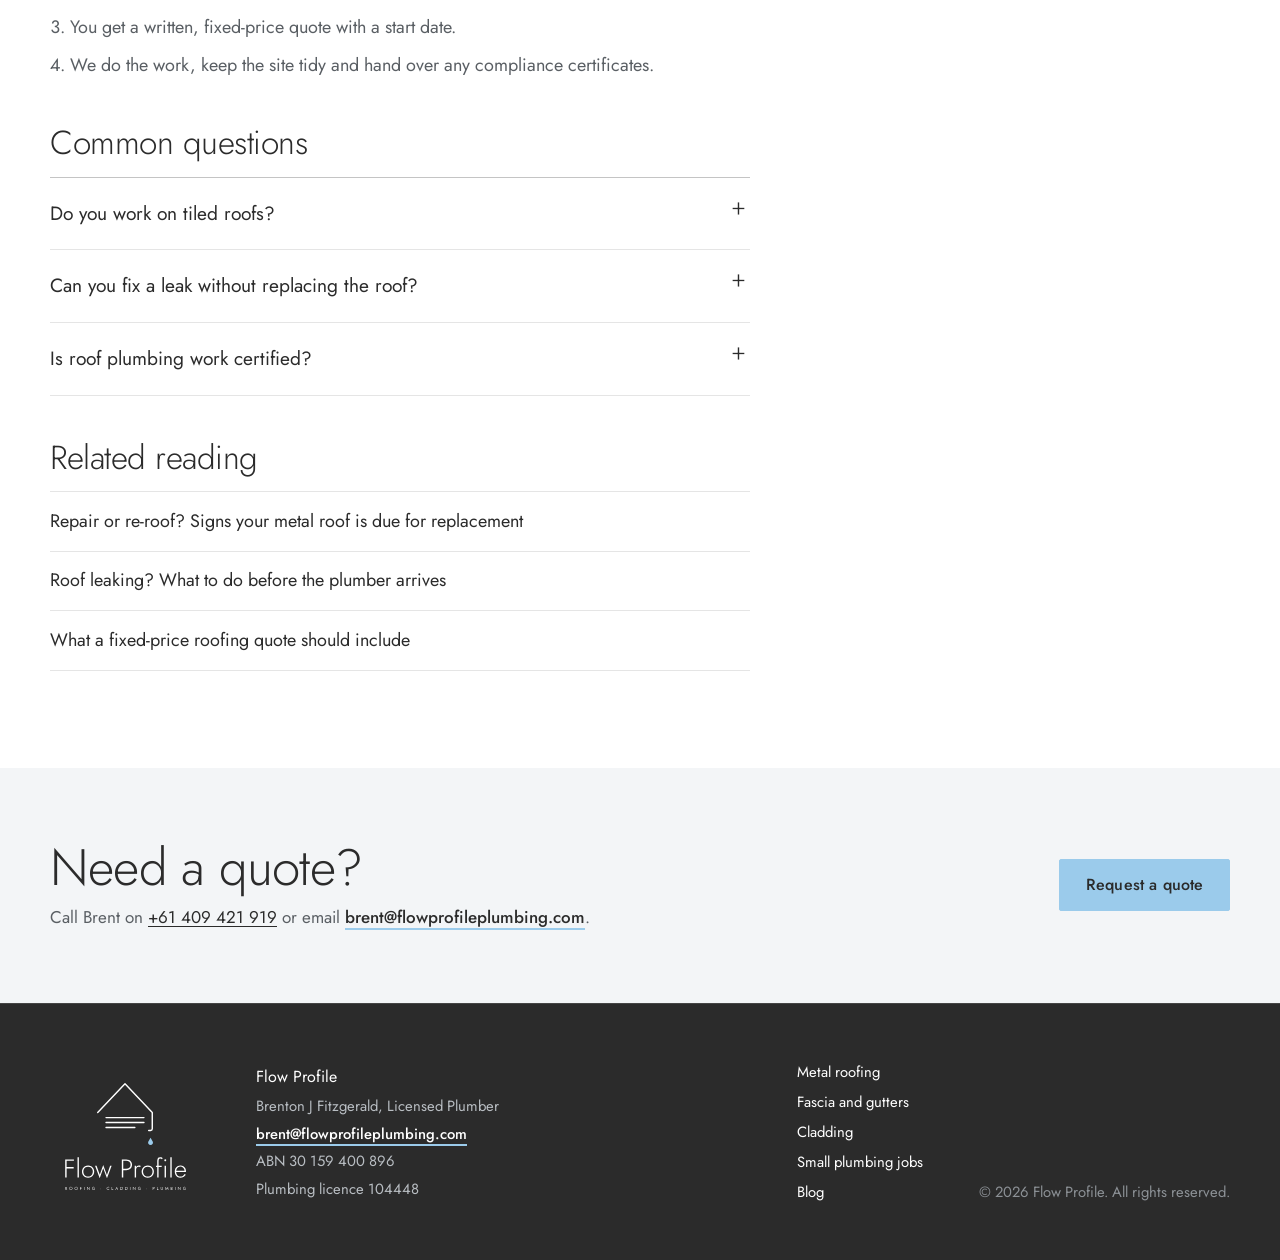
<file: services/metal-roofing.html>
<!DOCTYPE html>
<html lang="en-AU">
<head>
  <meta charset="utf-8">
  <meta name="viewport" content="width=device-width, initial-scale=1">
  <title>Metal Roofing Melbourne | Re-roofs, New Roofs and Repairs | Flow Profile</title>
  <meta name="description" content="Metal roofing in Melbourne by licensed plumber Brent Fitzgerald. Re-roofs, new steel roofs, leak repairs, flashings and skylights. Fixed-price quotes.">
  <link rel="canonical" href="https://flowprofileplumbing.com/services/metal-roofing.html">
  <meta name="robots" content="index, follow, max-image-preview:large">
  <meta property="og:site_name" content="Flow Profile">
  <meta property="og:locale" content="en_AU">
  <meta property="og:title" content="Metal Roofing Melbourne | Re-roofs, New Roofs and Repairs | Flow Profile">
  <meta property="og:description" content="Metal roofing in Melbourne by licensed plumber Brent Fitzgerald. Re-roofs, new steel roofs, leak repairs, flashings and skylights. Fixed-price quotes.">
  <meta property="og:url" content="https://flowprofileplumbing.com/services/metal-roofing.html">
  <meta property="og:type" content="website">
  <meta property="og:image" content="https://flowprofileplumbing.com/images/cladding.jpg">
  <meta name="twitter:card" content="summary_large_image">
  <link rel="icon" href="../favicon.ico" sizes="any">
  <link rel="icon" href="../favicon.svg" type="image/svg+xml">
  <link rel="manifest" href="../site.webmanifest">
  <meta name="theme-color" content="#FFFFFF">
  <link rel="preconnect" href="https://fonts.googleapis.com">
  <link rel="preconnect" href="https://fonts.gstatic.com" crossorigin>
  <link href="https://fonts.googleapis.com/css2?family=Jost:wght@300;400;500&display=swap" rel="stylesheet">
  <link rel="stylesheet" href="../styles.css">
  <script type="application/ld+json">{"@context":"https://schema.org","@type":["Plumber","RoofingContractor"],"@id":"https://flowprofileplumbing.com/#business","name":"Flow Profile","url":"https://flowprofileplumbing.com/","telephone":"+61409421919","email":"brent@flowprofileplumbing.com","image":"https://flowprofileplumbing.com/images/cladding.jpg","logo":"https://flowprofileplumbing.com/images/logo-horizontal.svg","description":"Metal roofing, fascia, gutter and cladding specialist, plus small general plumbing jobs.","areaServed":{"@type":"City","name":"Melbourne"},"founder":{"@type":"Person","name":"Brenton J Fitzgerald","jobTitle":"Licensed Plumber"},"sameAs":["https://www.instagram.com/flowprofileplumbing"],"taxID":"30 159 400 896","hasOfferCatalog":{"@type":"OfferCatalog","name":"Services","itemListElement":[{"@type":"Offer","itemOffered":{"@type":"Service","name":"Metal roofing","url":"https://flowprofileplumbing.com/services/metal-roofing.html"}},{"@type":"Offer","itemOffered":{"@type":"Service","name":"Fascia and gutters","url":"https://flowprofileplumbing.com/services/fascia-and-gutters.html"}},{"@type":"Offer","itemOffered":{"@type":"Service","name":"Cladding","url":"https://flowprofileplumbing.com/services/cladding.html"}},{"@type":"Offer","itemOffered":{"@type":"Service","name":"Small plumbing jobs","url":"https://flowprofileplumbing.com/services/plumbing.html"}}]}}</script>
  <script type="application/ld+json">{"@context":"https://schema.org","@type":"Service","name":"Metal roofing","serviceType":"Metal roofing","provider":{"@id":"https://flowprofileplumbing.com/#business"},"areaServed":{"@type":"City","name":"Melbourne"},"url":"https://flowprofileplumbing.com/services/metal-roofing.html","description":"Metal roofing in Melbourne by licensed plumber Brent Fitzgerald. Re-roofs, new steel roofs, leak repairs, flashings and skylights. Fixed-price quotes."}</script>
  <script type="application/ld+json">{"@context":"https://schema.org","@type":"FAQPage","mainEntity":[{"@type":"Question","name":"Do you work on tiled roofs?","acceptedAnswer":{"@type":"Answer","text":"We specialise in metal roofing. If your tiled roof is at the end of its life, we can replace it with a new steel roof."}},{"@type":"Question","name":"Can you fix a leak without replacing the roof?","acceptedAnswer":{"@type":"Answer","text":"Often, yes. Many leaks come from failed flashings, lifted fixings or blocked gutters, which can be repaired on their own."}},{"@type":"Question","name":"Is roof plumbing work certified?","acceptedAnswer":{"@type":"Answer","text":"Yes. Brent is a licensed plumber and provides compliance certificates for work that requires one."}}]}</script>
  <script type="application/ld+json">{"@context":"https://schema.org","@type":"BreadcrumbList","itemListElement":[{"@type":"ListItem","position":1,"name":"Home","item":"https://flowprofileplumbing.com/"},{"@type":"ListItem","position":2,"name":"Services","item":"https://flowprofileplumbing.com/#services"},{"@type":"ListItem","position":3,"name":"Metal roofing","item":"https://flowprofileplumbing.com/services/metal-roofing.html"}]}</script>
</head>
<body>
<a class="skip" href="#main">Skip to content</a>
<header class="site-header">
  <div class="wrap header-row">
    <a class="brand" href="../index.html" aria-label="Flow Profile home">
      <img src="../images/logo-horizontal.svg" alt="Flow Profile: Roofing, Cladding, Plumbing" width="214" height="83">
    </a>
    <nav class="nav" id="nav" aria-label="Main">
      <a href="../index.html#services">Services</a>
      <a href="../index.html#process">How it works</a>
      <a href="../index.html#about">About</a>
      <a href="../blog/index.html">Blog</a>
      <a href="../index.html#contact">Contact</a>
      <a class="btn btn-outline nav-call" data-tel href="tel:+61409421919">Call <span data-site="phoneDisplay">+61 409 421 919</span></a>
    </nav>
    <button class="menu-toggle" aria-controls="nav" aria-expanded="false" aria-label="Open menu"><span></span><span></span><span></span></button>
  </div>
</header>
<main id="main">
<section class="page-hero">
  <div class="wrap">
    <nav aria-label="Breadcrumb"><ol class="crumbs"><li><a href="../index.html">Home</a></li><li><a href="../index.html#services">Services</a></li><li aria-current="page">Metal roofing</li></ol></nav>
    <h1>Metal roofing in Melbourne</h1>
    <p class="lead">New metal roofs, re-roofs and leak repairs on homes, extensions and new builds across Melbourne and the south-east suburbs. Done by a licensed plumber, with the detail work that stops leaks.</p>
    <div class="actions">
      <a class="btn btn-primary" href="../index.html#contact">Request a quote</a>
      <a class="btn btn-ghost" data-tel href="tel:+61409421919">Call +61 409 421 919</a>
    </div>
  </div>
</section>
<section class="wrap prose">
<h2>What we do</h2>
<ul><li>Full re-roofs, replacing tile or tired steel with new steel sheeting</li><li>New metal roofs for extensions and new builds</li><li>Leak detection and roof repairs</li><li>Flashings, ridge capping and valleys</li><li>Skylights, vents and roof penetrations sealed properly</li><li>Insulation and sarking installed under new sheets</li></ul>
<h2>Why metal</h2>
<p>A steel roof is light, quick to install and, when it is fixed and flashed properly, keeps water out for decades. It suits Melbourne weather, from long dry summers to heavy winter rain, and it pairs neatly with steel gutters, fascia and cladding.</p>
<h2>Repair or replace?</h2>
<p>Not every leak needs a new roof. We check the sheets, fixings, flashings and gutters first, then tell you straight whether a repair will last or a re-roof is the better spend. Read more in <a href="../blog/repair-or-re-roof.html">Repair or re-roof? Signs your metal roof is due for replacement</a>.</p>
<h2>How a roofing job runs</h2>
<ol><li>You call or send a few details and photos.</li><li>We visit, measure and check what is underneath.</li><li>You get a written, fixed-price quote with a start date.</li><li>We do the work, keep the site tidy and hand over any compliance certificates.</li></ol>
<h2>Common questions</h2>
<div class="faq">
<details><summary>Do you work on tiled roofs?</summary><p>We specialise in metal roofing. If your tiled roof is at the end of its life, we can replace it with a new steel roof.</p></details>
<details><summary>Can you fix a leak without replacing the roof?</summary><p>Often, yes. Many leaks come from failed flashings, lifted fixings or blocked gutters, which can be repaired on their own.</p></details>
<details><summary>Is roof plumbing work certified?</summary><p>Yes. Brent is a licensed plumber and provides compliance certificates for work that requires one.</p></details>
</div>
<h2>Related reading</h2>
<ul class="related">
<li><a href="../blog/repair-or-re-roof.html">Repair or re-roof? Signs your metal roof is due for replacement</a></li>
<li><a href="../blog/roof-leak-what-to-do.html">Roof leaking? What to do before the plumber arrives</a></li>
<li><a href="../blog/what-a-roofing-quote-should-include.html">What a fixed-price roofing quote should include</a></li>
</ul>
</section>
<section class="cta-band">
  <div class="wrap">
    <div>
      <h2>Need a quote?</h2>
      <p>Call Brent on <a data-tel href="tel:+61409421919">+61 409 421 919</a> or email <a class="email-link" data-mail href="mailto:brent@flowprofileplumbing.com">brent@flowprofileplumbing.com</a>.</p>
    </div>
    <a class="btn btn-primary" href="../index.html#contact">Request a quote</a>
  </div>
</section>
</main>
<footer class="site-footer">
  <div class="wrap footer-grid">
    <img src="../images/logo-stacked-white.svg" alt="Flow Profile" class="footer-logo" width="140" height="125" loading="lazy">
    <div class="footer-meta">
      <p>Flow Profile</p>
      <p>Brenton J Fitzgerald, Licensed Plumber</p>
      <p><a class="email-link" data-mail href="mailto:brent@flowprofileplumbing.com">brent@flowprofileplumbing.com</a></p>
      <p>ABN 30 159 400 896</p>
      <p>Plumbing licence 104448</p>
    </div>
    <nav class="footer-links" aria-label="Footer">
      <a href="../services/metal-roofing.html">Metal roofing</a>
      <a href="../services/fascia-and-gutters.html">Fascia and gutters</a>
      <a href="../services/cladding.html">Cladding</a>
      <a href="../services/plumbing.html">Small plumbing jobs</a>
      <a href="../blog/index.html">Blog</a>
    </nav>
    <p class="footer-copy">&copy; <span id="year">2026</span> Flow Profile. All rights reserved.</p>
  </div>
</footer>
<a class="quote-pop" href="../index.html#contact" aria-label="Need a quote? Go to the quote form">
  <span class="quote-pop-text">Need a quote?</span>
  <span class="quote-pop-btn">Yes</span>
</a>
<script src="../config.js"></script>
<script src="../script.js"></script>
</body>
</html>
</file>
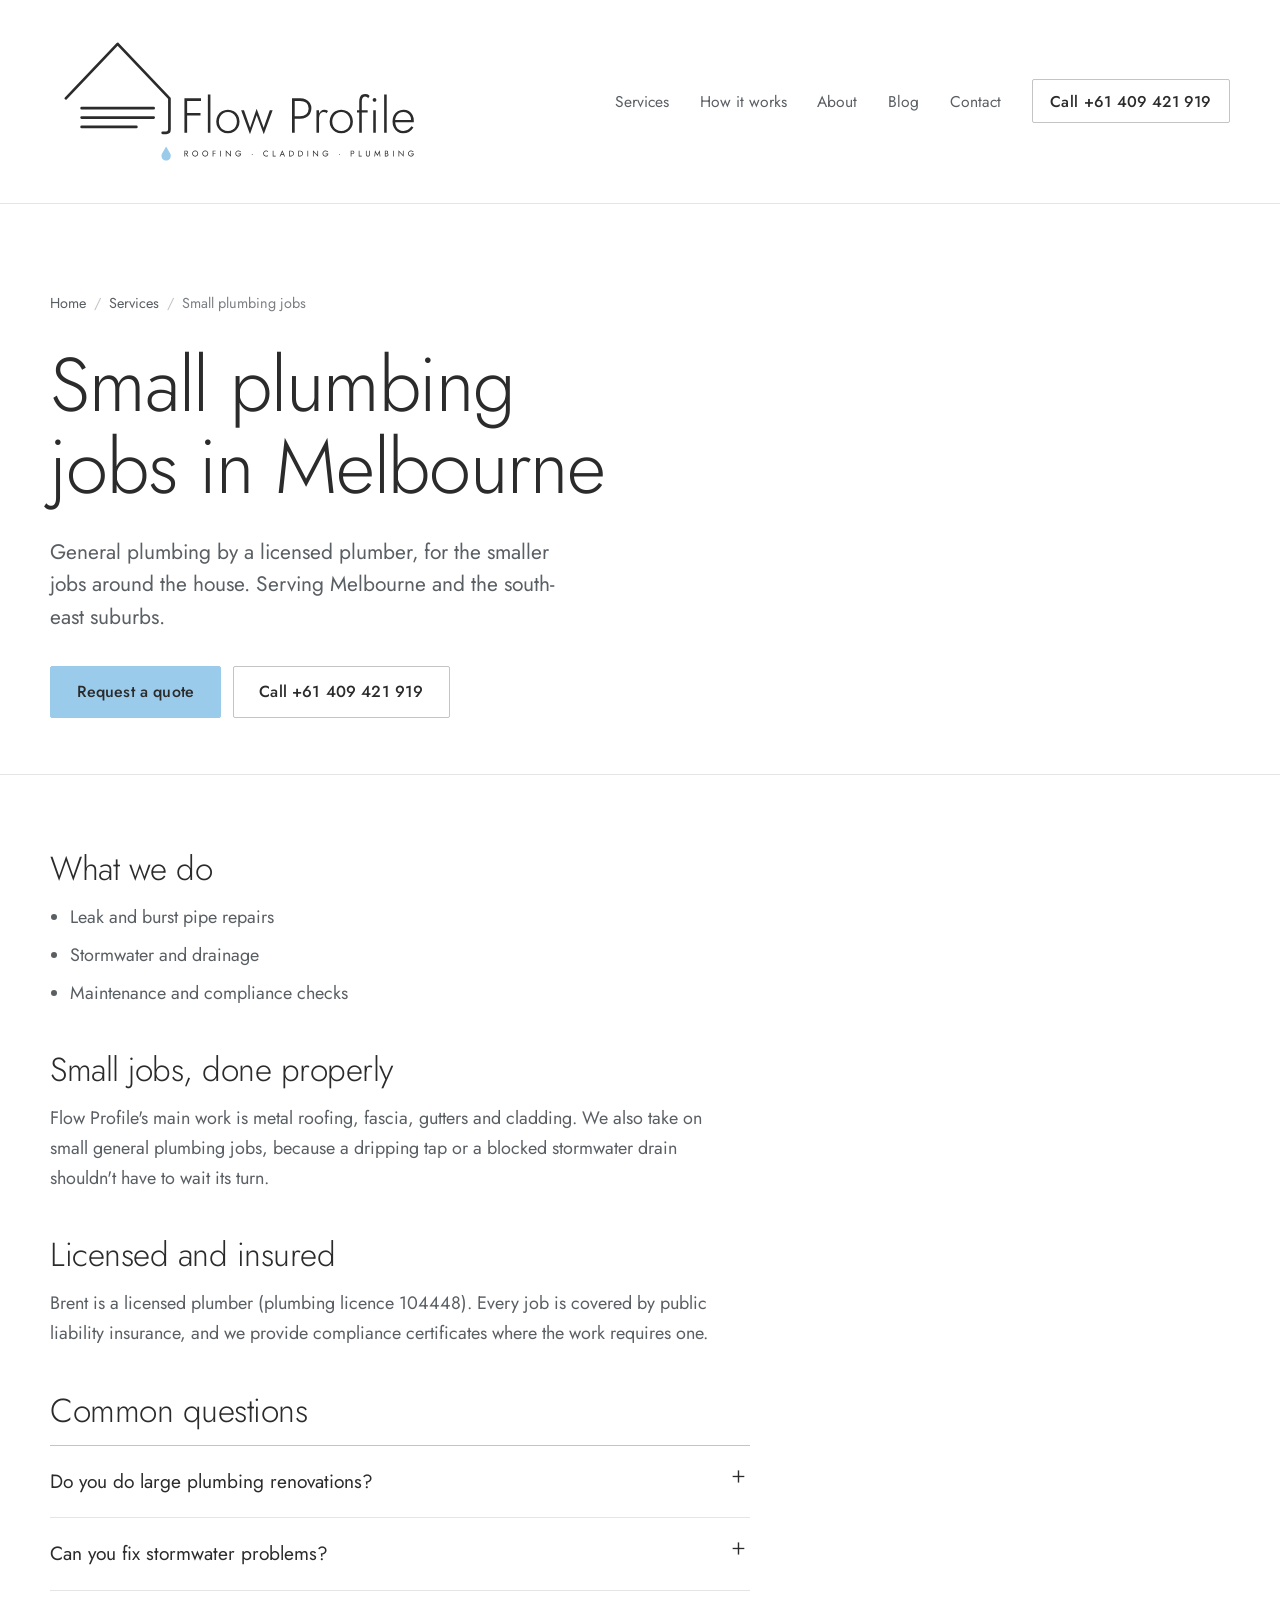
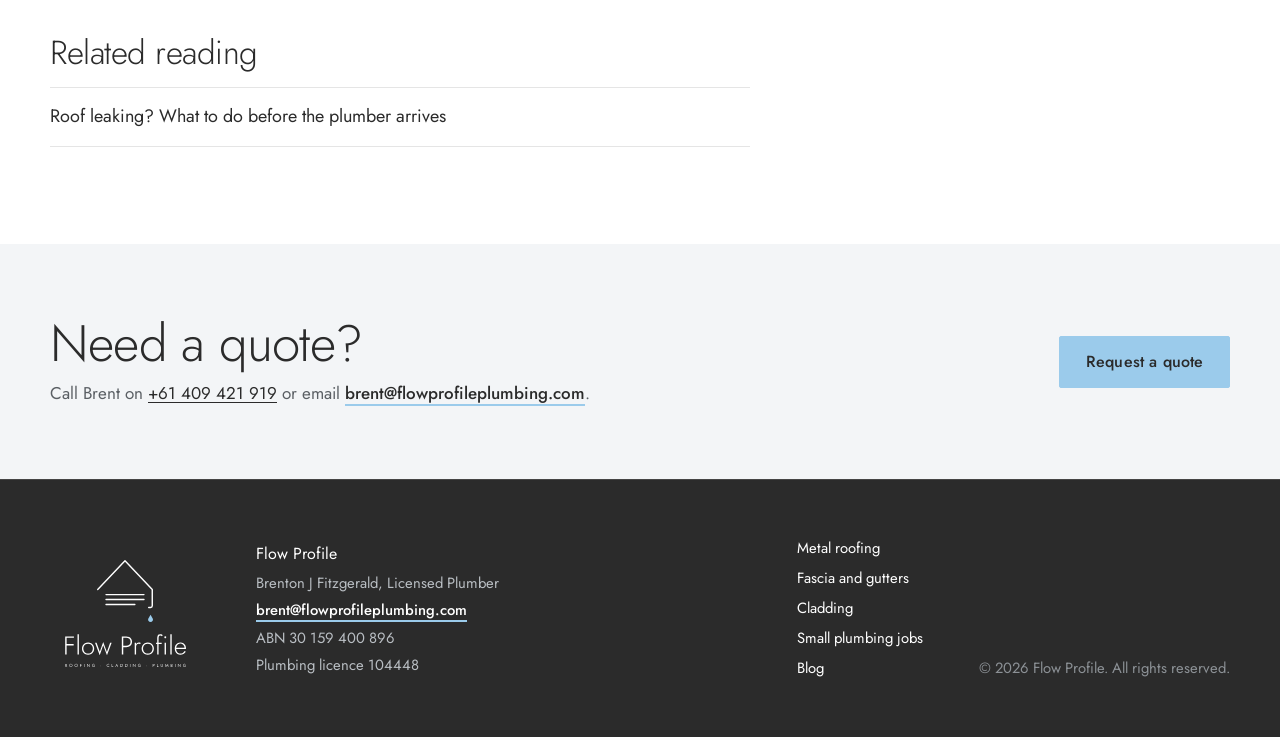
<file: services/plumbing.html>
<!DOCTYPE html>
<html lang="en-AU">
<head>
  <meta charset="utf-8">
  <meta name="viewport" content="width=device-width, initial-scale=1">
  <title>Plumber Melbourne | Small General Plumbing Jobs | Flow Profile</title>
  <meta name="description" content="Licensed plumber in Melbourne for small general plumbing jobs: leak and burst repairs, stormwater and drainage, maintenance and compliance checks.">
  <link rel="canonical" href="https://flowprofileplumbing.com/services/plumbing.html">
  <meta name="robots" content="index, follow, max-image-preview:large">
  <meta property="og:site_name" content="Flow Profile">
  <meta property="og:locale" content="en_AU">
  <meta property="og:title" content="Plumber Melbourne | Small General Plumbing Jobs | Flow Profile">
  <meta property="og:description" content="Licensed plumber in Melbourne for small general plumbing jobs: leak and burst repairs, stormwater and drainage, maintenance and compliance checks.">
  <meta property="og:url" content="https://flowprofileplumbing.com/services/plumbing.html">
  <meta property="og:type" content="website">
  <meta property="og:image" content="https://flowprofileplumbing.com/images/cladding.jpg">
  <meta name="twitter:card" content="summary_large_image">
  <link rel="icon" href="../favicon.ico" sizes="any">
  <link rel="icon" href="../favicon.svg" type="image/svg+xml">
  <link rel="manifest" href="../site.webmanifest">
  <meta name="theme-color" content="#FFFFFF">
  <link rel="preconnect" href="https://fonts.googleapis.com">
  <link rel="preconnect" href="https://fonts.gstatic.com" crossorigin>
  <link href="https://fonts.googleapis.com/css2?family=Jost:wght@300;400;500&display=swap" rel="stylesheet">
  <link rel="stylesheet" href="../styles.css">
  <script type="application/ld+json">{"@context":"https://schema.org","@type":["Plumber","RoofingContractor"],"@id":"https://flowprofileplumbing.com/#business","name":"Flow Profile","url":"https://flowprofileplumbing.com/","telephone":"+61409421919","email":"brent@flowprofileplumbing.com","image":"https://flowprofileplumbing.com/images/cladding.jpg","logo":"https://flowprofileplumbing.com/images/logo-horizontal.svg","description":"Metal roofing, fascia, gutter and cladding specialist, plus small general plumbing jobs.","areaServed":{"@type":"City","name":"Melbourne"},"founder":{"@type":"Person","name":"Brenton J Fitzgerald","jobTitle":"Licensed Plumber"},"sameAs":["https://www.instagram.com/flowprofileplumbing"],"taxID":"30 159 400 896","hasOfferCatalog":{"@type":"OfferCatalog","name":"Services","itemListElement":[{"@type":"Offer","itemOffered":{"@type":"Service","name":"Metal roofing","url":"https://flowprofileplumbing.com/services/metal-roofing.html"}},{"@type":"Offer","itemOffered":{"@type":"Service","name":"Fascia and gutters","url":"https://flowprofileplumbing.com/services/fascia-and-gutters.html"}},{"@type":"Offer","itemOffered":{"@type":"Service","name":"Cladding","url":"https://flowprofileplumbing.com/services/cladding.html"}},{"@type":"Offer","itemOffered":{"@type":"Service","name":"Small plumbing jobs","url":"https://flowprofileplumbing.com/services/plumbing.html"}}]}}</script>
  <script type="application/ld+json">{"@context":"https://schema.org","@type":"Service","name":"Small plumbing jobs","serviceType":"Small plumbing jobs","provider":{"@id":"https://flowprofileplumbing.com/#business"},"areaServed":{"@type":"City","name":"Melbourne"},"url":"https://flowprofileplumbing.com/services/plumbing.html","description":"Licensed plumber in Melbourne for small general plumbing jobs: leak and burst repairs, stormwater and drainage, maintenance and compliance checks."}</script>
  <script type="application/ld+json">{"@context":"https://schema.org","@type":"FAQPage","mainEntity":[{"@type":"Question","name":"Do you do large plumbing renovations?","acceptedAnswer":{"@type":"Answer","text":"No. We focus on small general plumbing jobs alongside our roofing, gutter and cladding work."}},{"@type":"Question","name":"Can you fix stormwater problems?","acceptedAnswer":{"@type":"Answer","text":"Yes, including blocked or broken stormwater connections from downpipes."}}]}</script>
  <script type="application/ld+json">{"@context":"https://schema.org","@type":"BreadcrumbList","itemListElement":[{"@type":"ListItem","position":1,"name":"Home","item":"https://flowprofileplumbing.com/"},{"@type":"ListItem","position":2,"name":"Services","item":"https://flowprofileplumbing.com/#services"},{"@type":"ListItem","position":3,"name":"Small plumbing jobs","item":"https://flowprofileplumbing.com/services/plumbing.html"}]}</script>
</head>
<body>
<a class="skip" href="#main">Skip to content</a>
<header class="site-header">
  <div class="wrap header-row">
    <a class="brand" href="../index.html" aria-label="Flow Profile home">
      <img src="../images/logo-horizontal.svg" alt="Flow Profile: Roofing, Cladding, Plumbing" width="214" height="83">
    </a>
    <nav class="nav" id="nav" aria-label="Main">
      <a href="../index.html#services">Services</a>
      <a href="../index.html#process">How it works</a>
      <a href="../index.html#about">About</a>
      <a href="../blog/index.html">Blog</a>
      <a href="../index.html#contact">Contact</a>
      <a class="btn btn-outline nav-call" data-tel href="tel:+61409421919">Call <span data-site="phoneDisplay">+61 409 421 919</span></a>
    </nav>
    <button class="menu-toggle" aria-controls="nav" aria-expanded="false" aria-label="Open menu"><span></span><span></span><span></span></button>
  </div>
</header>
<main id="main">
<section class="page-hero">
  <div class="wrap">
    <nav aria-label="Breadcrumb"><ol class="crumbs"><li><a href="../index.html">Home</a></li><li><a href="../index.html#services">Services</a></li><li aria-current="page">Small plumbing jobs</li></ol></nav>
    <h1>Small plumbing jobs in Melbourne</h1>
    <p class="lead">General plumbing by a licensed plumber, for the smaller jobs around the house. Serving Melbourne and the south-east suburbs.</p>
    <div class="actions">
      <a class="btn btn-primary" href="../index.html#contact">Request a quote</a>
      <a class="btn btn-ghost" data-tel href="tel:+61409421919">Call +61 409 421 919</a>
    </div>
  </div>
</section>
<section class="wrap prose">
<h2>What we do</h2>
<ul><li>Leak and burst pipe repairs</li><li>Stormwater and drainage</li><li>Maintenance and compliance checks</li></ul>
<h2>Small jobs, done properly</h2>
<p>Flow Profile's main work is metal roofing, fascia, gutters and cladding. We also take on small general plumbing jobs, because a dripping tap or a blocked stormwater drain shouldn't have to wait its turn.</p>
<h2>Licensed and insured</h2>
<p>Brent is a licensed plumber (plumbing licence 104448). Every job is covered by public liability insurance, and we provide compliance certificates where the work requires one.</p>
<h2>Common questions</h2>
<div class="faq">
<details><summary>Do you do large plumbing renovations?</summary><p>No. We focus on small general plumbing jobs alongside our roofing, gutter and cladding work.</p></details>
<details><summary>Can you fix stormwater problems?</summary><p>Yes, including blocked or broken stormwater connections from downpipes.</p></details>
</div>
<h2>Related reading</h2>
<ul class="related">
<li><a href="../blog/roof-leak-what-to-do.html">Roof leaking? What to do before the plumber arrives</a></li>
</ul>
</section>
<section class="cta-band">
  <div class="wrap">
    <div>
      <h2>Need a quote?</h2>
      <p>Call Brent on <a data-tel href="tel:+61409421919">+61 409 421 919</a> or email <a class="email-link" data-mail href="mailto:brent@flowprofileplumbing.com">brent@flowprofileplumbing.com</a>.</p>
    </div>
    <a class="btn btn-primary" href="../index.html#contact">Request a quote</a>
  </div>
</section>
</main>
<footer class="site-footer">
  <div class="wrap footer-grid">
    <img src="../images/logo-stacked-white.svg" alt="Flow Profile" class="footer-logo" width="140" height="125" loading="lazy">
    <div class="footer-meta">
      <p>Flow Profile</p>
      <p>Brenton J Fitzgerald, Licensed Plumber</p>
      <p><a class="email-link" data-mail href="mailto:brent@flowprofileplumbing.com">brent@flowprofileplumbing.com</a></p>
      <p>ABN 30 159 400 896</p>
      <p>Plumbing licence 104448</p>
    </div>
    <nav class="footer-links" aria-label="Footer">
      <a href="../services/metal-roofing.html">Metal roofing</a>
      <a href="../services/fascia-and-gutters.html">Fascia and gutters</a>
      <a href="../services/cladding.html">Cladding</a>
      <a href="../services/plumbing.html">Small plumbing jobs</a>
      <a href="../blog/index.html">Blog</a>
    </nav>
    <p class="footer-copy">&copy; <span id="year">2026</span> Flow Profile. All rights reserved.</p>
  </div>
</footer>
<a class="quote-pop" href="../index.html#contact" aria-label="Need a quote? Go to the quote form">
  <span class="quote-pop-text">Need a quote?</span>
  <span class="quote-pop-btn">Yes</span>
</a>
<script src="../config.js"></script>
<script src="../script.js"></script>
</body>
</html>
</file>
<file: styles.css>
/* ============================================================
   FLOW PROFILE — STYLES
   Dark theme. Brand colours come from the logo package.
   ============================================================ */

:root {
  --bg: #FFFFFF;            /* page background */
  --bg-2: #F3F5F7;          /* alternate sections */
  --bg-3: #EEF1F4;          /* form fields */
  --white: #2B2B2B;         /* main text: logo charcoal */
  --text-2: #5A5F64;        /* secondary text */
  --text-3: #7A7F84;        /* labels */
  --line: rgba(43,43,43,.12);
  --line-2: rgba(43,43,43,.28);
  --drop: #9BCBEB;          /* logo drop blue: used sparingly */
  --drop-2: #BFDDF2;        /* hover */

  --font: "Jost", "Helvetica Neue", Arial, sans-serif;
  --wrap: 1180px;
  --gutter: clamp(1.25rem, 5vw, 2.5rem);
  --section: clamp(4.5rem, 10vw, 8rem);
}

*, *::before, *::after { box-sizing: border-box; }

html { scroll-behavior: smooth; -webkit-text-size-adjust: 100%; scroll-padding-top: var(--header-h, 90px); background: #FFFFFF; }
@media (prefers-reduced-motion: reduce) {
  html { scroll-behavior: auto; }
  *, *::before, *::after { transition: none !important; animation: none !important; }
}

body {
  margin: 0; font-family: var(--font); font-weight: 400; font-size: 1.0625rem; line-height: 1.65;
  color: var(--white); background: var(--bg);
  -webkit-font-smoothing: antialiased; -moz-osx-font-smoothing: grayscale;
}

img { max-width: 100%; height: auto; display: block; }
a { color: inherit; text-decoration-thickness: 1px; text-underline-offset: 3px; }
a:hover { color: var(--text-2); }
p { margin: 0 0 1rem; max-width: 62ch; text-wrap: pretty; }
ul, ol { margin: 0; padding: 0; }

h1, h2, h3 { margin: 0; font-weight: 300; line-height: 1.08; letter-spacing: -0.015em; }
h1 { font-size: clamp(2.4rem, 6vw, 4.75rem); max-width: 15ch; text-wrap: balance; }
h2 { font-size: clamp(2rem, 4vw, 3.25rem); margin-bottom: 1.25rem; text-wrap: balance; }
h3 { font-size: 1.375rem; font-weight: 400; margin-bottom: .6rem; letter-spacing: 0; }

:focus-visible { outline: 2px solid var(--drop); outline-offset: 3px; }

.wrap { width: min(var(--wrap), 100% - 2 * var(--gutter)); margin-inline: auto; }

.skip { position: absolute; left: 1rem; top: -4rem; background: #2B2B2B; color: #FFFFFF; padding: .5rem .75rem; z-index: 100; }
.skip:focus { top: 1rem; }

/* Small uppercase label used above headings */
.eyebrow, .section-head::before {
  display: block; font-size: .8125rem; font-weight: 500; letter-spacing: .18em; text-transform: uppercase; color: var(--text-3);
}

/* ---------- Buttons ---------- */
.btn {
  display: inline-flex; align-items: center; justify-content: center; gap: .4em;
  min-height: 52px; padding: 0 1.6rem;
  font: inherit; font-weight: 500; font-size: 1rem; line-height: 1; letter-spacing: .01em;
  text-decoration: none; border-radius: 2px; border: 1px solid transparent;
  cursor: pointer; transition: background-color .15s, border-color .15s, color .15s;
}
.btn-primary { background: var(--drop); color: #2B2B2B; border-color: var(--drop); }
.btn-primary:hover { background: var(--drop-2); border-color: var(--drop-2); color: #2B2B2B; }
.btn-ghost { background: transparent; color: var(--white); border-color: var(--line-2); }
.btn-ghost:hover { border-color: var(--white); color: var(--white); }
.btn-outline { background: transparent; color: var(--white); border-color: var(--line-2); min-height: 44px; padding: 0 1.1rem; }
.btn-outline:hover { border-color: #2B2B2B; color: #2B2B2B; }

/* ---------- Header ---------- */
.site-header {
  position: sticky; top: 0; z-index: 50;
  background: rgba(255,255,255,.94); backdrop-filter: blur(10px); -webkit-backdrop-filter: blur(10px);
  border-bottom: 1px solid var(--line);
}
.header-row { display: flex; align-items: center; justify-content: space-between; gap: 2rem; min-height: 136px; padding-block: 1.75rem; }
.brand { display: block; flex: none; }
.brand img { width: 380px; height: auto; }
.nav { display: flex; align-items: center; gap: clamp(1.25rem, 2.4vw, 2.25rem); }
.nav a { text-decoration: none; font-size: .975rem; white-space: nowrap; color: var(--text-2); transition: color .15s; }
.nav a:not(.btn):hover { color: var(--white); }
.nav .nav-call { color: var(--white); }
.menu-toggle {
  display: none; width: 44px; height: 44px; padding: 13px 10px; margin-right: -10px;
  background: none; border: 0; cursor: pointer; flex-direction: column; justify-content: space-between;
}
.menu-toggle span { display: block; height: 1.5px; background: var(--white); transition: transform .2s, opacity .2s; }
.menu-toggle[aria-expanded="true"] span:nth-child(1) { transform: translateY(8.25px) rotate(45deg); }
.menu-toggle[aria-expanded="true"] span:nth-child(2) { opacity: 0; }
.menu-toggle[aria-expanded="true"] span:nth-child(3) { transform: translateY(-8.25px) rotate(-45deg); }

@media (max-width: 980px) {
  .header-row { min-height: 104px; padding-block: 1.1rem; }
  .brand img { width: 250px; }
  .menu-toggle { display: flex; }
  .nav {
    display: none; position: absolute; left: 0; right: 0; top: 100%;
    flex-direction: column; align-items: stretch; gap: 0;
    background: var(--bg); border-bottom: 1px solid var(--line);
    padding: .5rem 0 1.25rem; min-height: calc(100vh - 104px); min-height: calc(100dvh - 104px);
  }
  .nav.open { display: flex; }
  .nav a { padding: 1.1rem var(--gutter); border-bottom: 1px solid var(--line); font-size: 1.375rem; font-weight: 300; color: var(--white); }
  .nav .nav-call { margin: 1.5rem var(--gutter) 0; border: 1px solid var(--drop); background: var(--drop); color: #2B2B2B; font-size: 1.0625rem; font-weight: 500; min-height: 54px; }
}

/* ---------- Hero ---------- */
.hero { position: relative; overflow: hidden; background: var(--bg); padding-block: clamp(4rem, 10vw, 8.5rem) clamp(4rem, 9vw, 7.5rem); border-bottom: 1px solid var(--line); }
.hero-grid { display: grid; grid-template-columns: minmax(0, 1.2fr) minmax(0, .8fr); gap: 3rem; align-items: center; }
.hero-id { display: flex; flex-direction: column; gap: .35rem; margin: 0 0 2rem; font-weight: 300; line-height: 1.1; }
.hero-role { font-size: clamp(1.5rem, 2.4vw, 1.875rem); color: var(--white); }
.hero-name { font-size: clamp(1.05rem, 1.5vw, 1.2rem); color: #7A7A7A; }
.hero-email { margin: 1.5rem 0 0; color: var(--text-2); font-size: 1.0625rem; }
.email-link { color: var(--white); text-decoration: none; background-image: linear-gradient(var(--drop), var(--drop)); background-size: 100% 2px; background-repeat: no-repeat; background-position: 0 100%; padding-bottom: 1px; font-weight: 500; transition: color .15s; }
.email-link:hover { color: var(--text-2); }
.image-band { display: block; width: 100%; height: clamp(220px, 34vw, 460px); overflow: hidden; background: #2E4F86; }
.image-band img { display: block; width: 100%; max-width: none; height: 100%; object-fit: cover; object-position: center 62%; }
.hl { color: inherit; }
.lead { font-size: clamp(1.125rem, 1.7vw, 1.3125rem); line-height: 1.55; color: var(--text-2); margin: 1.75rem 0 2.5rem; max-width: 42ch; }
.actions { display: flex; flex-wrap: wrap; gap: .75rem; }
.hero-points { list-style: none; display: flex; flex-wrap: wrap; gap: .75rem 2.25rem; margin-top: 3rem; padding-top: 1.75rem; border-top: 1px solid var(--line); color: var(--text-2); font-size: .975rem; }
.hero-points li { position: relative; padding-left: 1.1rem; }
.hero-points li::before { content: ""; position: absolute; left: 0; top: .7em; width: .4rem; height: .4rem; border-radius: 50%; background: var(--drop); }
.hero-mark { color: var(--white); justify-self: end; width: 100%; max-width: 440px; }
.hero-mark svg { width: 100%; height: auto; overflow: visible; }

@media (max-width: 880px) {
  .hero { padding-block: 2.25rem 3rem; }
  .hero-grid { grid-template-columns: 1fr; gap: 0; }
  .hero-mark { display: none; }
  .hero-id { margin-bottom: 1.5rem; }
  .lead { margin: 1.25rem 0 2rem; }
  .actions { flex-direction: column; }
  .actions .btn { width: 100%; }
  .hero-points { flex-direction: column; gap: .6rem; margin-top: 2.25rem; padding-top: 1.5rem; }
}

/* Hero animation: roof draws, sheets slide on, drop forms at the gutter and falls */
.hm-roof { stroke-dasharray: 1; animation: hm-draw 1.5s cubic-bezier(.65,0,.35,1) .2s both; }
@keyframes hm-draw { from { stroke-dashoffset: 1; } to { stroke-dashoffset: 0; } }
.hm-sheet { animation: hm-slide .8s cubic-bezier(.2,.7,.2,1) both; }
.hm-s1 { animation-delay: 1.35s; }
.hm-s2 { animation-delay: 1.55s; }
.hm-s3 { animation-delay: 1.75s; }
@keyframes hm-slide { from { transform: translateX(-70px); opacity: 0; } to { transform: none; opacity: 1; } }
.hm-drop { transform-box: fill-box; transform-origin: 50% 0; animation: hm-drip 4.8s cubic-bezier(.5,0,.75,0) 2.4s infinite both; }
@keyframes hm-drip {
  0%   { transform: translateY(-30px) scale(.15); opacity: 0; }
  12%  { transform: translateY(-30px) scale(.55); opacity: 1; }
  30%  { transform: translateY(-28px) scale(.9, 1.15); opacity: 1; }
  44%  { transform: translateY(0) scale(1); opacity: 1; }
  86%  { transform: translateY(0) scale(1); opacity: 1; }
  100% { transform: translateY(18px) scale(1); opacity: 0; }
}

/* ---------- Sections ---------- */
.section { padding-block: var(--section); }
.section-alt { background: var(--bg-2); }
.section-alt .service, .section-alt .quote-form { background: #FFFFFF; }
.section-head { max-width: 60ch; margin-bottom: clamp(2.5rem, 6vw, 4.5rem); }
.section-head p { color: var(--text-2); font-size: 1.125rem; margin: 0; }
#services .section-head::before { content: "Services"; margin-bottom: 1rem; }
#process .section-head::before { content: "Process"; margin-bottom: 1rem; }

/* Services: four panels */
.services { display: grid; grid-template-columns: repeat(4, minmax(0, 1fr)); gap: 1px; background: var(--line); border: 1px solid var(--line); }
.service { background: var(--bg); padding: clamp(1.5rem, 2.5vw, 2.25rem); transition: background-color .2s; }
.service { border-top: 2px solid transparent; }
.service:hover { background: #F8FAFB; border-top-color: var(--line-2); }
.service h3 { font-size: 1.5rem; font-weight: 300; }
.service h3::before { content: ""; display: block; width: 1.75rem; height: 2px; background: var(--drop); margin-bottom: 1.5rem; }
.service p { color: var(--text-2); font-size: 1rem; }
.service ul { list-style: none; margin-top: 1.5rem; }
.service li { position: relative; padding: .6rem 0 .6rem 1.1rem; border-top: 1px solid var(--line); font-size: .95rem; color: var(--white); }
.service li::before { content: ""; position: absolute; left: 0; top: 1.25em; width: .5rem; height: 1px; background: var(--line-2); }

@media (max-width: 1080px) { .services { grid-template-columns: repeat(2, minmax(0, 1fr)); } }
@media (max-width: 600px) {
  .services { grid-template-columns: 1fr; }
  .service { padding: 1.75rem 1.5rem; }
}

/* Steps */
.steps { list-style: none; counter-reset: step; display: grid; grid-template-columns: repeat(4, minmax(0, 1fr)); gap: 2.5rem; }
.steps li { counter-increment: step; border-top: 1px solid var(--line-2); padding-top: 1.5rem; }
.steps li { border-top-color: var(--line-2); }
.steps li::before { content: "0" counter(step); display: block; font-size: 2.25rem; font-weight: 300; line-height: 1; letter-spacing: 0; color: var(--text-3); margin-bottom: 1rem; }
.steps h3 { font-size: 1.3rem; }
.steps p { color: var(--text-2); margin: 0; font-size: 1rem; }

@media (max-width: 1000px) { .steps { grid-template-columns: repeat(2, minmax(0, 1fr)); } }
@media (max-width: 600px) {
  .steps { grid-template-columns: 1fr; gap: 0; }
  .steps li { display: grid; grid-template-columns: 3.5rem 1fr; column-gap: .5rem; padding: 1.5rem 0; }
  .steps li::before { grid-row: span 2; margin: .3rem 0 0; }
}

/* About */
.about-grid { display: grid; grid-template-columns: minmax(0, 1.15fr) minmax(0, .85fr); gap: 3rem 6rem; align-items: start; }
.about-grid h2::before { content: "About"; display: block; font-size: .8125rem; font-weight: 500; letter-spacing: .18em; text-transform: uppercase; color: var(--text-3); margin-bottom: 1rem; }
.about-grid p { color: var(--text-2); font-size: 1.125rem; }
.facts { margin: 0; border-top: 1px solid var(--line-2); }
.facts div { display: grid; grid-template-columns: 7.5rem 1fr; gap: 1rem; padding: 1.15rem 0; border-bottom: 1px solid var(--line); }
.facts dt { font-weight: 500; }
.facts dd { margin: 0; color: var(--text-2); }

@media (max-width: 880px) { .about-grid { grid-template-columns: 1fr; } }
@media (max-width: 480px) { .facts div { grid-template-columns: 1fr; gap: .2rem; } }

/* Contact */
.contact-grid { display: grid; grid-template-columns: minmax(0, .9fr) minmax(0, 1.1fr); gap: 3rem 6rem; align-items: start; }
.contact-intro h2::before { content: "Contact"; display: block; font-size: .8125rem; font-weight: 500; letter-spacing: .18em; text-transform: uppercase; color: var(--text-3); margin-bottom: 1rem; }
.contact-intro p { color: var(--text-2); font-size: 1.125rem; }
.contact-details { margin: 2.25rem 0 0; border-bottom: 1px solid var(--line); }
.contact-details div { display: grid; grid-template-columns: 6.5rem 1fr; gap: 1rem; padding: .95rem 0; border-top: 1px solid var(--line); }
.contact-details dt { color: var(--text-3); font-size: .95rem; }
.contact-details dd { margin: 0; overflow-wrap: anywhere; }
.email-link { white-space: nowrap; }
@media (max-width: 1100px) { .contact-details div { grid-template-columns: 1fr !important; gap: .15rem; } }
@media (max-width: 380px) { .email-link { white-space: normal; overflow-wrap: anywhere; } }
.contact-details a { color: var(--white); text-decoration: none; }
.contact-details a:hover { color: var(--text-2); }

.quote-form { display: grid; gap: 1.25rem; background: var(--bg); border: 1px solid var(--line); border-top: 1px solid var(--line); padding: clamp(1.5rem, 3.5vw, 2.5rem); }
.field { display: grid; gap: .45rem; }
.field-row { display: grid; grid-template-columns: 1fr 1fr; gap: 1.25rem; }
.field label { font-size: .875rem; color: var(--text-2); letter-spacing: .01em; }
.field input, .field select, .field textarea {
  font: inherit; font-size: 1rem; color: var(--white); background: var(--bg-3);
  border: 1px solid transparent; border-radius: 2px; padding: .85rem .95rem; width: 100%; min-height: 50px;
  transition: border-color .15s;
}
.field select { appearance: none; -webkit-appearance: none; padding-right: 2.5rem;
  background-image: url("data:image/svg+xml,%3Csvg xmlns='http://www.w3.org/2000/svg' width='12' height='8' fill='none' stroke='%239BCBEB' stroke-width='1.6'%3E%3Cpath d='M1 1.5l5 5 5-5'/%3E%3C/svg%3E");
  background-repeat: no-repeat; background-position: right 1rem center; }
.field select option { color: #2B2B2B; }
.field textarea { resize: vertical; min-height: 8rem; }
.field input::placeholder, .field textarea::placeholder { color: var(--text-3); }
.field input:focus, .field select:focus, .field textarea:focus { outline: none; border-color: var(--drop); }
.field input[aria-invalid="true"] { border-color: #F2A6A6; }
.quote-form .btn { justify-self: start; margin-top: .25rem; }
.quote-form .btn[disabled] { opacity: .6; cursor: default; }
.form-status { margin: 0; min-height: 1.5em; color: var(--white); font-weight: 500; }
.form-status.error { color: #B3261E; }
.hp { position: absolute; left: -9999px; width: 1px; height: 1px; opacity: 0; }

@media (max-width: 880px) { .contact-grid { grid-template-columns: 1fr; } }
@media (max-width: 560px) {
  .field-row { grid-template-columns: 1fr; }
  .quote-form { margin-inline: calc(var(--gutter) * -1); border-inline: 0; }
  .quote-form .btn { width: 100%; }
  .contact-details div { grid-template-columns: 5.5rem 1fr; }
}

/* ---------- Footer ---------- */
.site-footer { --white: #FFFFFF; --text-2: #B9BEC3; --text-3: #8C9196; --line: rgba(255,255,255,.12); background: #2B2B2B; color: var(--text-2); border-top: 1px solid var(--line); padding-block: 3.5rem; font-size: .925rem; }
.footer-grid { display: grid; grid-template-columns: auto 1fr auto; gap: 2rem 3.5rem; align-items: end; }
.footer-logo { width: 150px; }
.footer-meta p { margin: 0 0 .2rem; }
.footer-meta p:first-child { color: var(--white); font-size: 1rem; }
.footer-meta .email-link { color: #FFFFFF; }
.footer-social { margin-top: .75rem !important; display: flex; gap: 1.25rem; }
.footer-social a { color: var(--white); }
.footer-copy { margin: 0; color: var(--text-3); }

@media (max-width: 720px) {
  .site-footer { padding-block: 3rem 8rem; }
  .footer-grid { grid-template-columns: 1fr; align-items: start; }
  .footer-logo { width: 120px; }
}

/* ---------- Scroll reveal (only when JavaScript is running) ---------- */
.js [data-reveal] { opacity: 0; transform: translateY(18px); transition: opacity .7s ease, transform .7s cubic-bezier(.2,.7,.2,1); transition-delay: var(--d, 0s); }
.js [data-reveal].in { opacity: 1; transform: none; }

/* ---------- Quote pop-up in the corner ---------- */
.quote-pop {
  position: fixed; right: clamp(.75rem, 2vw, 1.5rem); bottom: calc(clamp(.75rem, 2vw, 1.5rem) + env(safe-area-inset-bottom)); z-index: 40;
  display: flex; align-items: center; gap: 1rem;
  padding: .6rem .6rem .6rem 1.25rem;
  background: #2B2B2B; color: #FFFFFF; text-decoration: none; border-radius: 3px;
  box-shadow: 0 10px 30px rgba(43,43,43,.22);
  opacity: 0; transform: translateY(16px); pointer-events: none;
  transition: opacity .4s ease, transform .4s cubic-bezier(.2,.7,.2,1);
}
.quote-pop.ready { opacity: 1; transform: none; pointer-events: auto; }
.quote-pop.away { opacity: 0; transform: translateY(16px); pointer-events: none; }
.quote-pop:hover { color: #FFFFFF; }
.quote-pop-text { font-size: 1rem; font-weight: 400; white-space: nowrap; }
.quote-pop-btn {
  display: inline-flex; align-items: center; justify-content: center; min-width: 64px; min-height: 40px; padding: 0 1rem;
  background: #9BCBEB; color: #2B2B2B; font-weight: 500; font-size: .975rem; border-radius: 2px; transition: background-color .15s;
}
.quote-pop:hover .quote-pop-btn { background: #BFDDF2; }
@media (max-width: 600px) {
  .quote-pop { left: .75rem; right: .75rem; justify-content: space-between; }
}
@media (prefers-reduced-motion: reduce) { .quote-pop { transition: none; } }

/* ---------- Inner pages, blog and FAQ ---------- */
.page-hero { padding-block: clamp(3rem, 7vw, 5.5rem) clamp(2.5rem, 5vw, 3.5rem); border-bottom: 1px solid var(--line); }
.page-hero h1 { max-width: 22ch; }
.page-hero .lead { margin-bottom: 2rem; }
.crumbs { list-style: none; display: flex; flex-wrap: wrap; gap: .5rem; padding: 0; margin: 0 0 1.75rem; font-size: .9rem; color: var(--text-3); }
.crumbs a { color: var(--text-2); text-decoration: none; }
.crumbs a:hover { text-decoration: underline; }
.crumbs li + li::before { content: "/"; margin-right: .5rem; color: var(--line-2); }
.post-meta { color: var(--text-3); font-size: .975rem; margin: 1.5rem 0 0; }
.prose { max-width: min(70ch, 100% - 2 * var(--gutter)); padding-block: clamp(3rem, 6vw, 5rem); margin-left: max(var(--gutter), calc((100% - var(--wrap)) / 2)); margin-right: auto; width: auto; }
.prose > :first-child { margin-top: 0; }
.prose h2 { font-size: clamp(1.6rem, 2.6vw, 2.1rem); margin: 2.75rem 0 1rem; }
.prose p, .prose li { color: var(--text-2); font-size: 1.125rem; }
.prose strong { color: var(--white); font-weight: 500; }
.prose ul, .prose ol { padding-left: 1.25rem; margin: 0 0 1.25rem; display: grid; gap: .5rem; }
.prose a { color: var(--white); text-decoration: underline; text-decoration-color: var(--drop); text-decoration-thickness: 2px; text-underline-offset: 4px; }
.prose a:hover { color: var(--text-2); }
.prose .related { list-style: none; padding: 0; border-top: 1px solid var(--line); gap: 0; }
.prose .related li { border-bottom: 1px solid var(--line); padding: .9rem 0; }
.prose .related a { text-decoration: none; }
.prose .related a:hover { text-decoration: underline; }
.post-service { margin-top: 2.5rem; padding-top: 1.5rem; border-top: 1px solid var(--line); }
.cta-band { background: var(--bg-2); padding-block: clamp(3rem, 6vw, 4.5rem); }
.cta-band .wrap { display: flex; flex-wrap: wrap; justify-content: space-between; align-items: center; gap: 1.5rem 3rem; }
.cta-band h2 { margin-bottom: .5rem; }
.cta-band p { color: var(--text-2); margin: 0; }
.cta-band p a { color: var(--white); }
.post-list { list-style: none; padding: 0; display: grid; grid-template-columns: repeat(auto-fill, minmax(min(100%, 320px), 1fr)); gap: 1px; background: var(--line); border: 1px solid var(--line); }
.post-list li { background: var(--bg); }
.post-list a { display: flex; flex-direction: column; gap: .75rem; height: 100%; padding: clamp(1.5rem, 3vw, 2.25rem); text-decoration: none; transition: background-color .15s; }
.post-list a:hover { background: #F8FAFB; }
.post-list a:hover h2 { text-decoration: underline; text-decoration-color: var(--drop); text-decoration-thickness: 2px; }
.post-list h2 { font-size: 1.5rem; line-height: 1.2; margin: 0; }
.post-list p { color: var(--text-2); margin: 0; font-size: 1rem; }
.post-list .tag { font-size: .8rem; font-weight: 500; letter-spacing: .16em; text-transform: uppercase; color: var(--text-3); }
.faq { border-top: 1px solid var(--line-2); max-width: 860px; margin-bottom: 1.5rem; }
.faq details { border-bottom: 1px solid var(--line); }
.faq summary { cursor: pointer; list-style: none; padding: 1.25rem 2.5rem 1.25rem 0; font-size: 1.2rem; position: relative; }
.faq summary::-webkit-details-marker { display: none; }
.faq summary::after { content: "+"; position: absolute; right: .25rem; top: 1rem; font-size: 1.6rem; font-weight: 300; line-height: 1; }
.faq details[open] summary::after { content: "\2212"; }
.faq details p { color: var(--text-2); padding-bottom: 1.25rem; margin: 0; }
.faq-more { margin: 1.5rem 0 0; }
.faq-more a { text-decoration-color: var(--drop); text-decoration-thickness: 2px; }
.service h3 a { text-decoration: none; }
.service h3 a:hover { text-decoration: underline; text-decoration-color: var(--drop); text-decoration-thickness: 2px; }
.footer-links { display: flex; flex-direction: column; gap: .35rem; }
.footer-links a { color: var(--white); text-decoration: none; }
.footer-links a:hover { text-decoration: underline; }
@media (min-width: 721px) { .footer-grid { grid-template-columns: auto 1fr auto auto; } }
</file>
